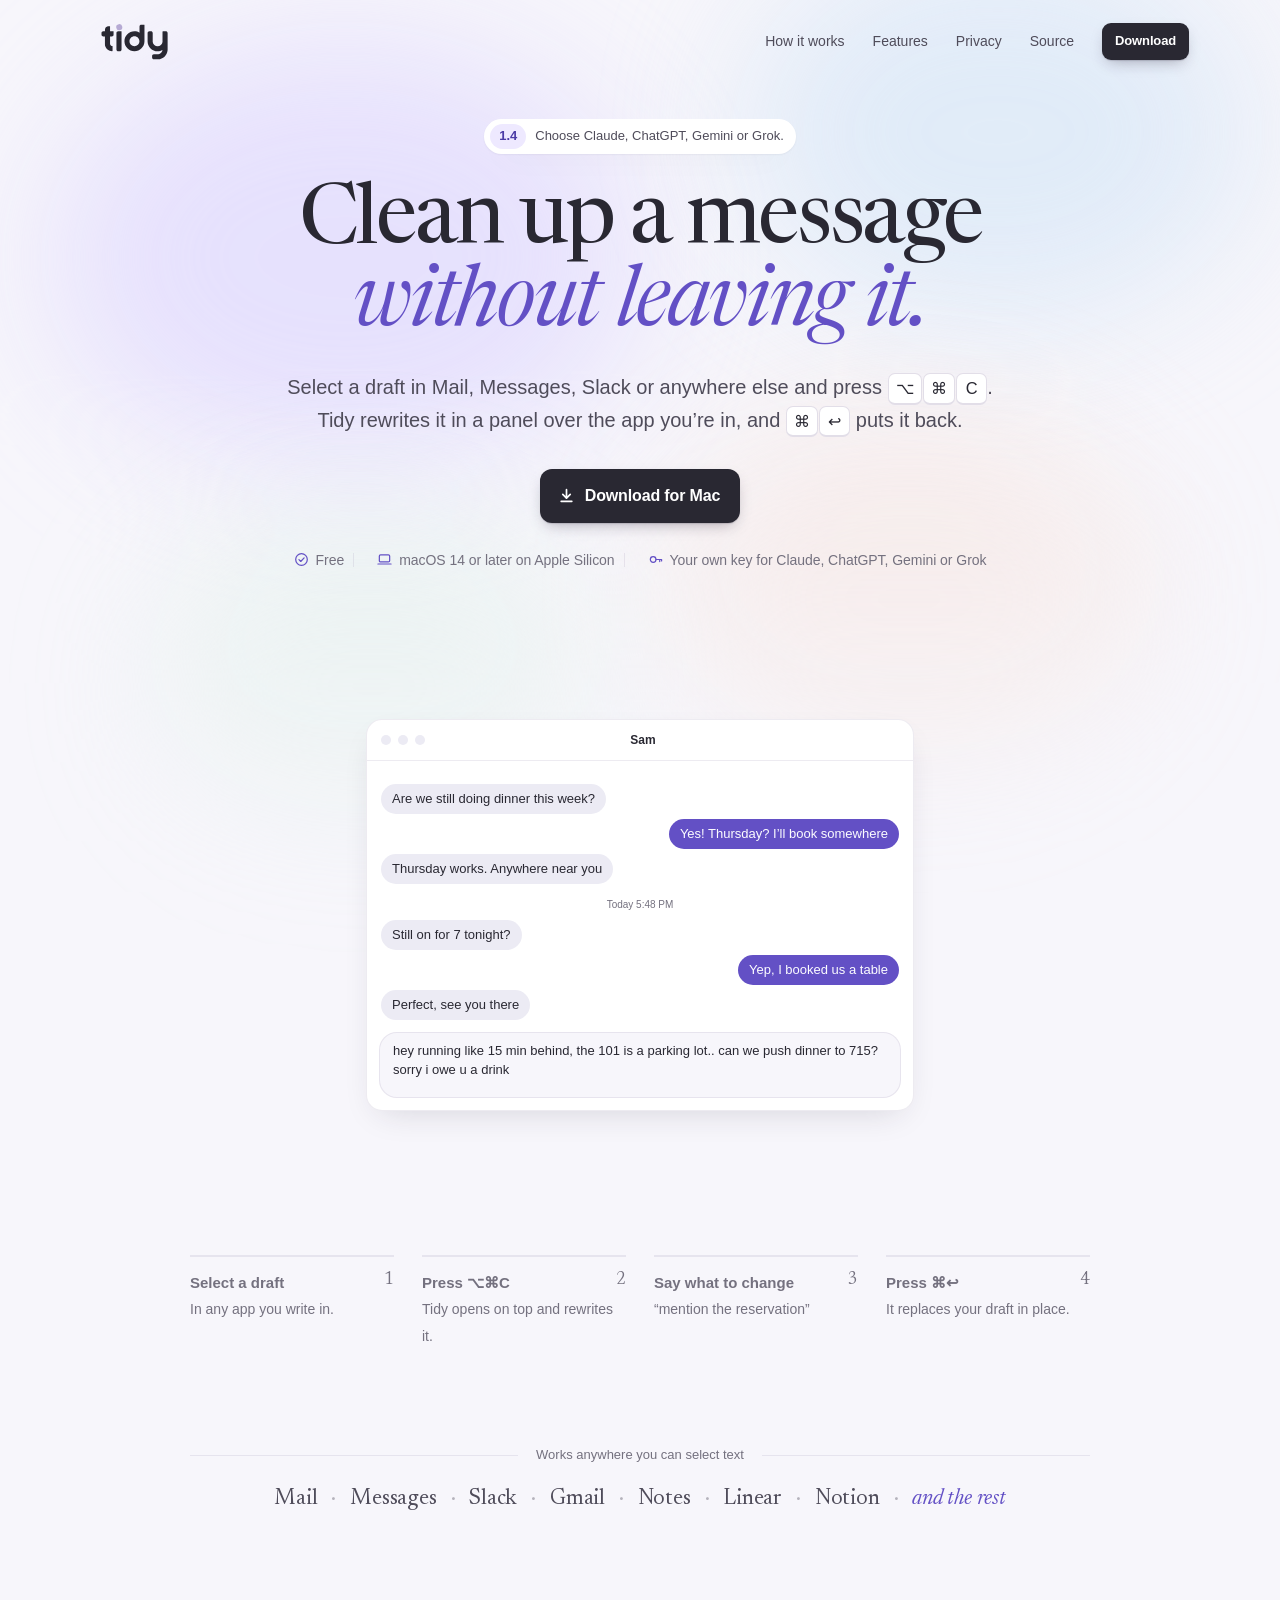
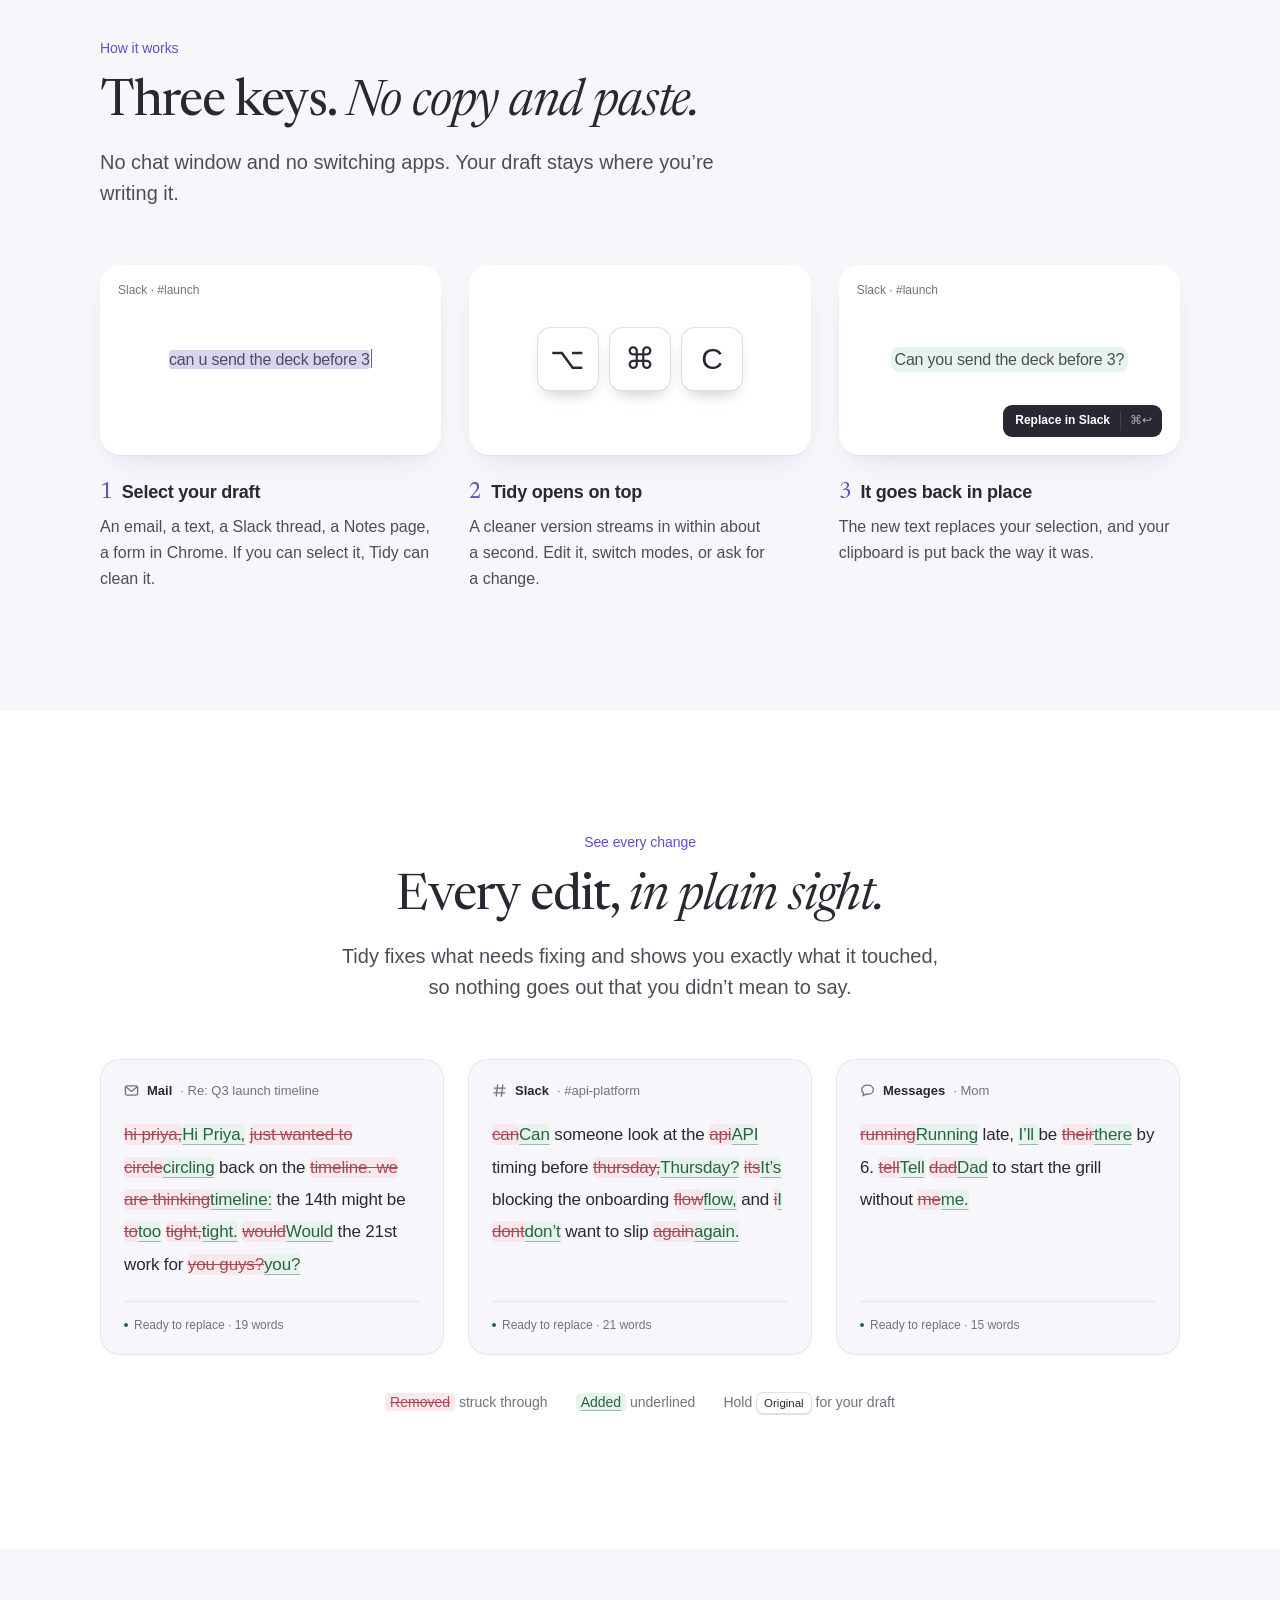
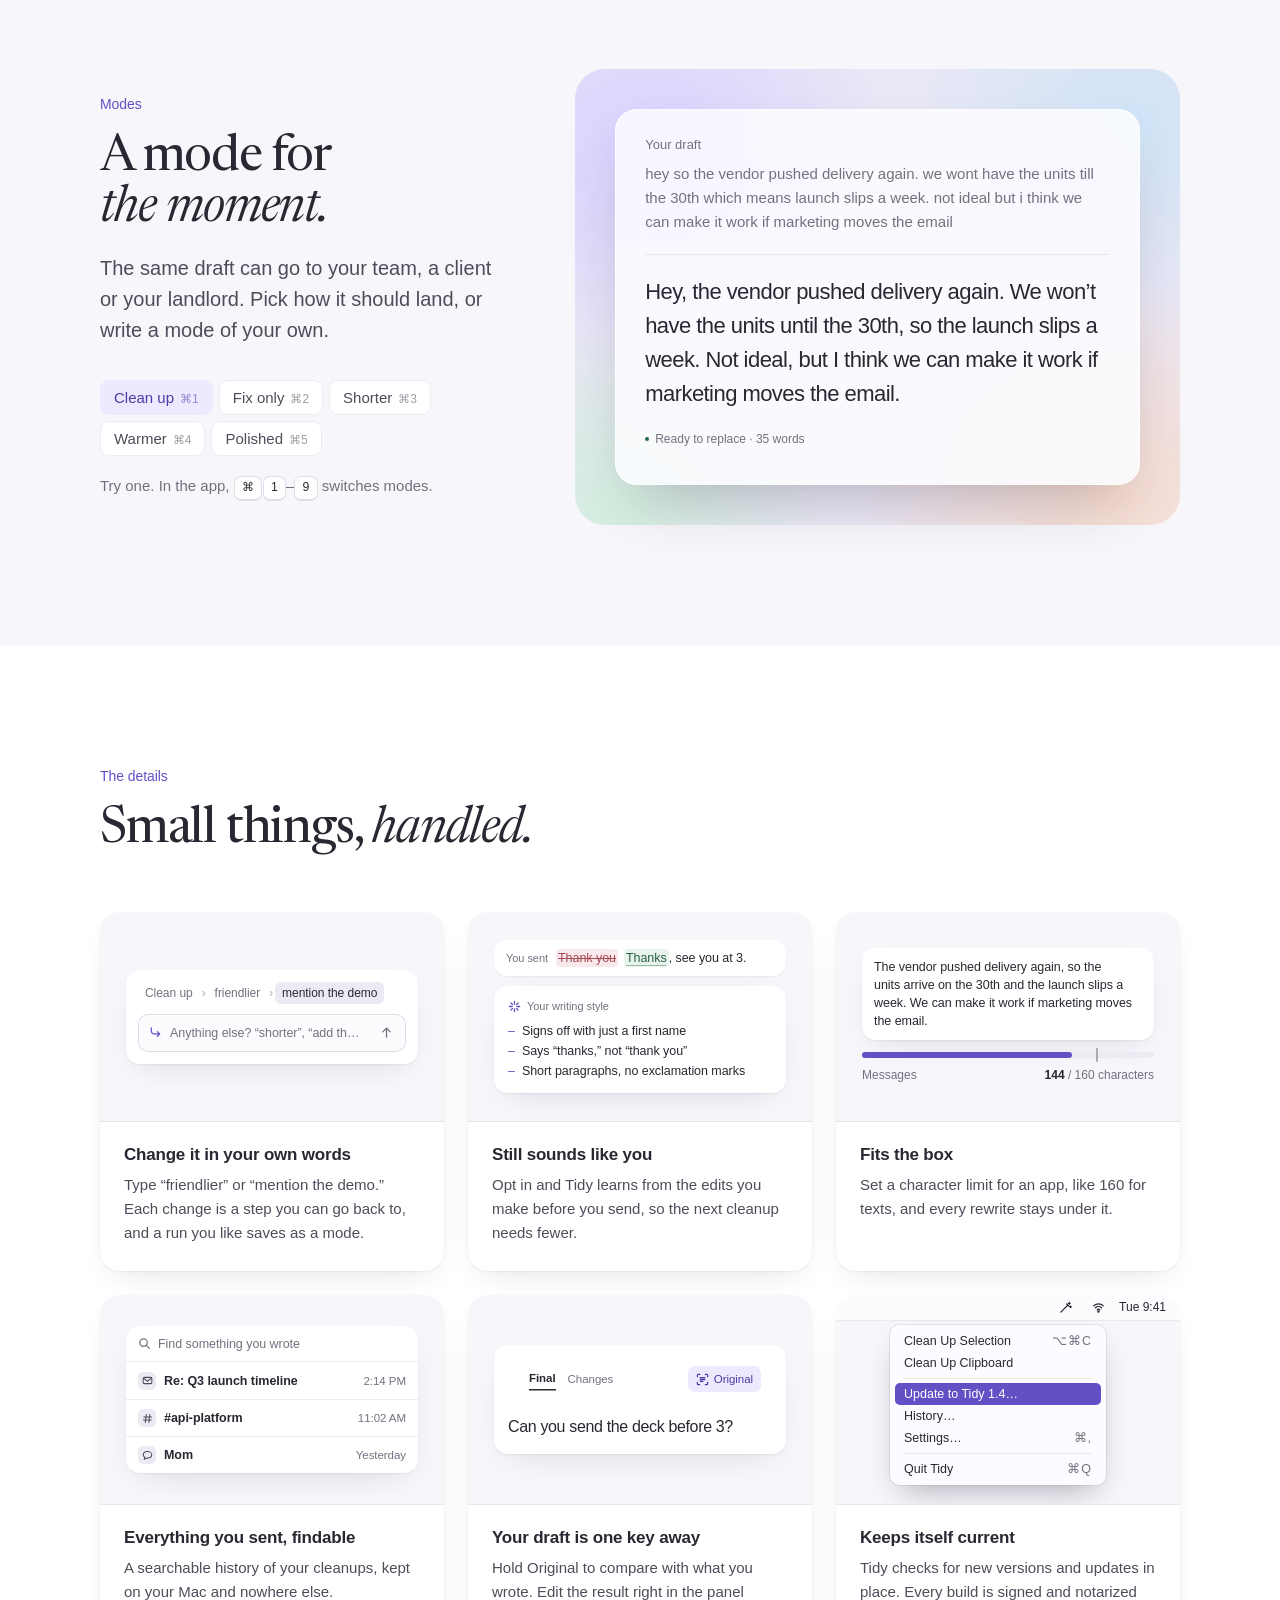
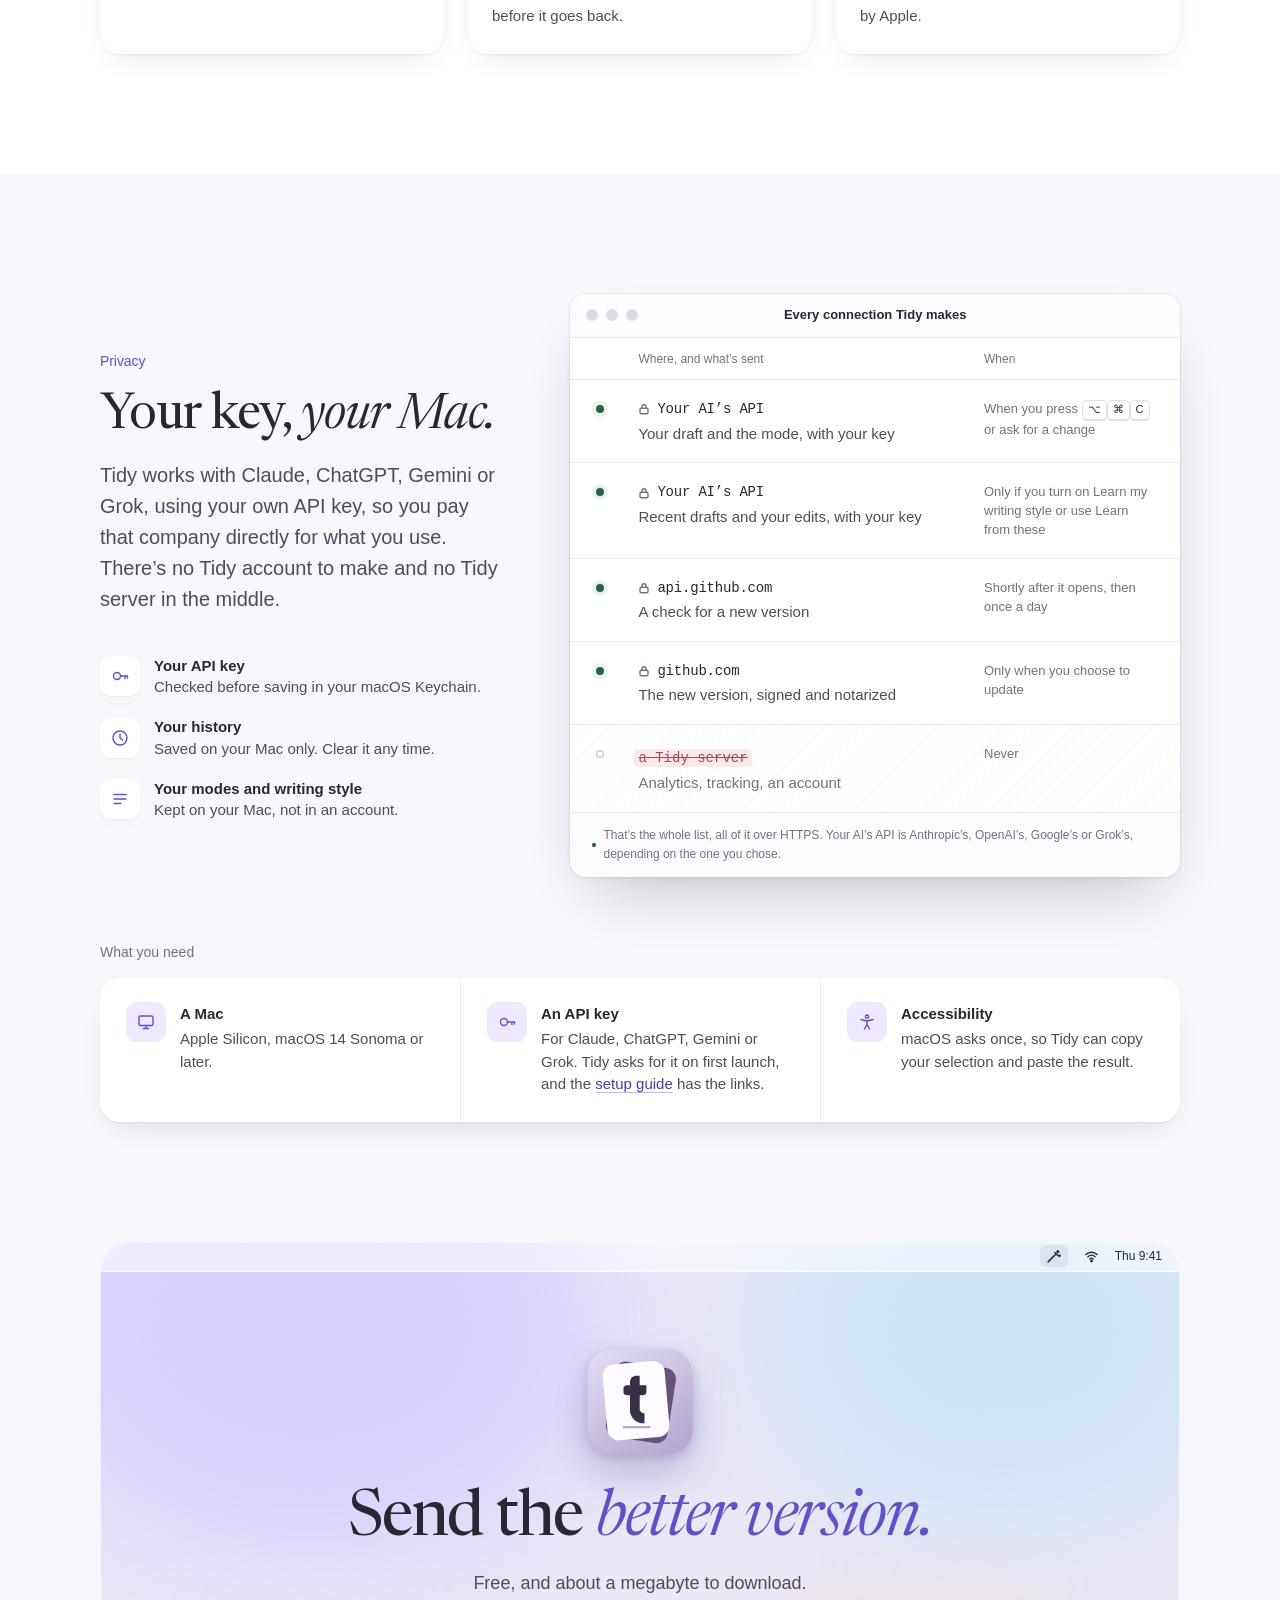
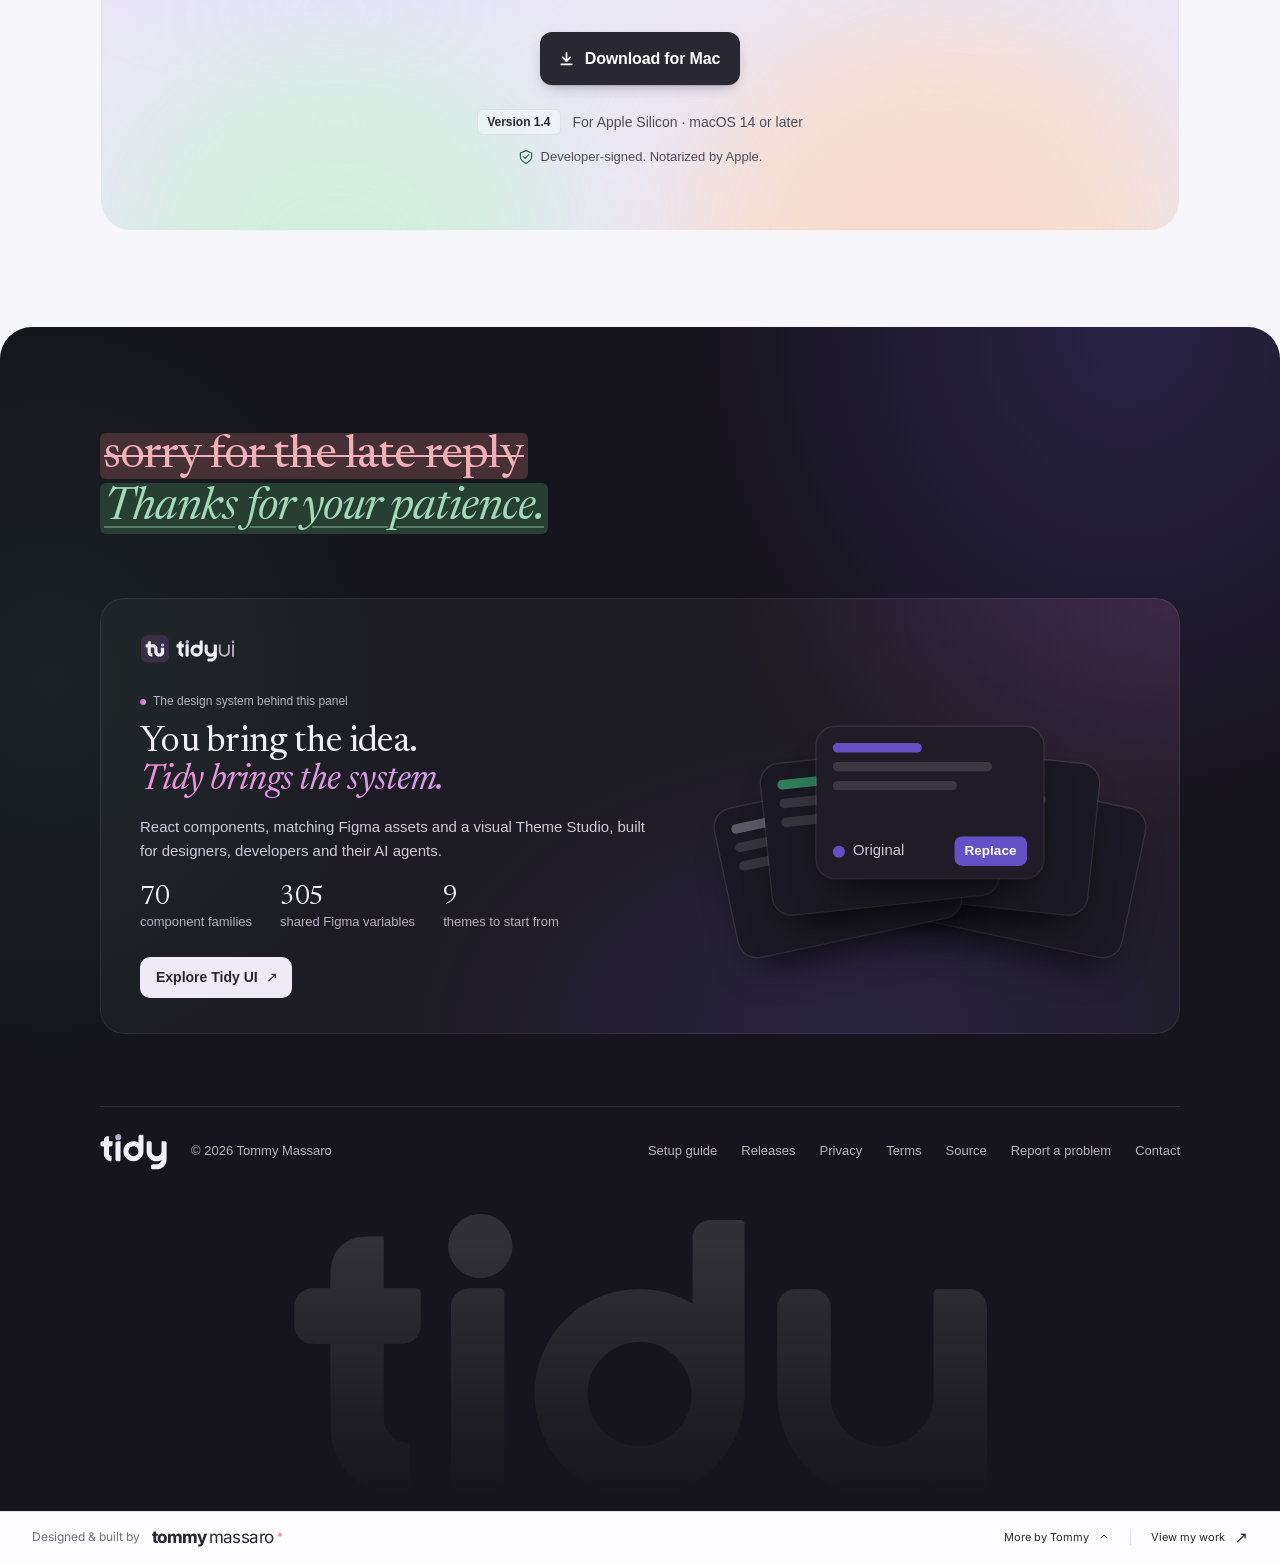
<file: site/index.html>
<!doctype html>
<html lang="en">
<head>
<meta charset="utf-8">
<meta name="viewport" content="width=device-width, initial-scale=1">
<title>Tidy — clean up a message without leaving it</title>
<meta name="description" content="Tidy is a free Mac menu bar app. Select a draft in any app, press ⌥⌘C, and the AI you choose rewrites it in place. ⌘↩ puts it back.">
<meta name="color-scheme" content="light">
<meta name="theme-color" content="#f7f6fb">
<link rel="icon" type="image/png" href="assets/favicon.png?v=2">
<link rel="icon" type="image/svg+xml" href="assets/tidy-app-icon.svg?v=2">
<meta property="og:title" content="Tidy">
<meta property="og:description" content="Clean up a message without leaving it. Select, ⌥⌘C, ⌘↩.">
<meta property="og:image" content="https://tidy-app.tommymassaro.com/assets/hero-light.png">
<meta property="og:url" content="https://tidy-app.tommymassaro.com/">
<link rel="canonical" href="https://tidy-app.tommymassaro.com/">
<link rel="preload" href="assets/fonts/newsreader.woff2" as="font" type="font/woff2" crossorigin>
<style>
  /* Newsreader (SIL Open Font License, assets/fonts/OFL.txt), self-hosted. */
  @font-face {
    font-family: "Newsreader"; font-style: normal; font-weight: 300 700; font-display: swap;
    src: url(assets/fonts/newsreader.woff2) format("woff2");
  }
  @font-face {
    font-family: "Newsreader"; font-style: italic; font-weight: 300 700; font-display: swap;
    src: url(assets/fonts/newsreader-italic.woff2) format("woff2");
  }
  /* The signature bar's Inter. Chrome ignores @font-face inside a shadow root, so it's declared here too;
     signature.js stays identical to the shared copy. */
  @font-face {
    font-family: SignatureInter; font-weight: 100 900; font-display: swap;
    src: url(signature/assets/inter.woff2) format("woff2");
  }
  /* The bar sits at the end of the page instead of staying pinned to the window: a transform makes the
     element the containing block for its fixed footer, so the footer fills the 52 pt the element reserves. */
  tommy-signature { transform: translateZ(0); }

  /* Tokens: the app's Lens palette (Sources/Tidy/Theme.swift, light). The page is light only. */
  :root {
    color-scheme: light;
    --page: #f7f6fb;
    --white: #ffffff;
    --paper: #fcfcff;
    --ink: #292832;
    --body: #4f4c5a;   /* paragraph text: a step darker than muted, for long reading */
    --muted: #74717f;
    --rule: #aca2bd38;
    --layer: #ecebf4;
    --accent: #6350c5;
    --accent-ink: #4b3ba6;
    --accent-soft: #eee9ff;
    --action: #292832;
    --on-action: #ffffff;
    --green: #286248;
    --green-wash: #e7f3eb;
    --green-line: #28624866;
    --red: #a54b56;
    --red-wash: #f9e9ed;
    /* The hero demo's panel: glass, the tray, its one field. */
    --glass: #fcfcffde;
    --reflection: #ffffff35;
    --rim: #ffffffc7;
    --soft: #f0edf780;
    --well: #fcfcff;
    --well-border: #aca2bd59;
    --window: #ffffff;
    --lift: #2720362e;
    /* A soft desktop wallpaper: lavender, sky, peach, mint. */
    --wallpaper:
      radial-gradient(60% 70% at 12% 18%, #d9d0ff 0%, transparent 70%),
      radial-gradient(55% 60% at 92% 12%, #cfe3f6 0%, transparent 72%),
      radial-gradient(60% 65% at 88% 92%, #f7dccf 0%, transparent 70%),
      radial-gradient(50% 60% at 8% 96%, #d3eedf 0%, transparent 70%),
      #ebe8f6;
    --serif: "Newsreader", "Iowan Old Style", Georgia, serif;
    --sans: -apple-system, BlinkMacSystemFont, "SF Pro Text", "Helvetica Neue", sans-serif;
    --card-shadow: 0 1px 2px #2720360f, 0 12px 32px -16px #2720362e;
  }

  * { box-sizing: border-box; }
  html { -webkit-text-size-adjust: 100%; scroll-behavior: smooth; }
  body {
    margin: 0; background: var(--page); color: var(--ink);
    font: 17px/1.6 var(--sans); -webkit-font-smoothing: antialiased;
    font-feature-settings: "kern";
  }
  a { color: inherit; }
  a:focus-visible, button:focus-visible { outline: 2px solid var(--accent); outline-offset: 4px; border-radius: 6px; }
  img { display: block; max-width: 100%; height: auto; }
  p { text-wrap: pretty; }
  .wrap { max-width: 1160px; margin: 0 auto; padding: 0 40px; }
  kbd {
    font: inherit; font-size: 0.82em; display: inline-block; min-width: 1.9em; padding: 1px 7px;
    border: 1px solid #aca2bd59; border-bottom-width: 2px; border-radius: 7px;
    background: var(--white); text-align: center; line-height: 1.6; white-space: nowrap; color: var(--ink);
  }

  /* Type */
  h1, h2 { font-family: var(--serif); font-weight: 420; font-optical-sizing: auto; text-wrap: balance; color: var(--ink); }
  h1 { font-size: 76px; line-height: 0.98; letter-spacing: -0.028em; margin: 0 0 26px; }
  h2 { font-size: 50px; line-height: 1.02; letter-spacing: -0.024em; margin: 0 0 18px; }
  h1 em, h2 em { font-style: italic; font-weight: 380; }
  h1 em, .closing h2 em { color: var(--accent); }
  h3 { font-size: 17px; line-height: 1.35; font-weight: 600; letter-spacing: -0.012em; margin: 0 0 6px; }
  .kicker { font-size: 14px; font-weight: 500; color: var(--accent); margin: 0 0 18px; letter-spacing: -0.005em; }
  .lede { font-size: 20px; line-height: 1.55; color: var(--body); margin: 0; max-width: 31em; }
  .section-head { max-width: 640px; margin-bottom: 56px; }
  .section-head.center { margin-inline: auto; text-align: center; }
  .section-head.center .lede { margin-inline: auto; }

  /* Top bar: stays at the top; once the page scrolls it becomes a rounded bar of frosted glass. */
  .bar { position: sticky; top: 0; z-index: 50; padding: 12px 20px 0; }
  .top {
    display: flex; align-items: center; gap: 30px; max-width: 1120px; margin: 0 auto; padding: 10px 10px 10px 20px;
    border-radius: 18px; border: 1px solid transparent;
    transition: background-color .25s, border-color .25s, box-shadow .25s, -webkit-backdrop-filter .25s, backdrop-filter .25s;
  }
  .bar.scrolled .top {
    background: #fcfcffb8; border-color: #ffffffcc;
    -webkit-backdrop-filter: blur(20px) saturate(1.8); backdrop-filter: blur(20px) saturate(1.8);
    box-shadow: 0 0 0 1px #aca2bd2e, 0 12px 32px -16px #27203647;
  }
  /* Over the dark footer the bar turns dark glass too. */
  .bar.on-dark .top { background: #1f1c27b8; border-color: #ffffff17; box-shadow: 0 0 0 1px #00000040, 0 12px 32px -16px #00000080; }
  .bar.on-dark .wordmark { color: #f0eef7; }
  .bar.on-dark .top nav a:not(.button) { color: #b6b1c4; }
  .bar.on-dark .top nav a:not(.button):hover { color: #f0eef7; }
  .bar.on-dark .button { background: #eeebf6; color: #282432; }
  .bar .wordmark, .bar .top nav a, .bar .button { transition: color .25s, background-color .25s; }
  section[id] { scroll-margin-top: 84px; }
  .wordmark { font-size: 28px; font-weight: 650; letter-spacing: -1.35px; line-height: 1; text-decoration: none; }
  .wordmark {display:inline-flex;align-items:center;flex:none;}
  .wordmark img {display:block;width:67px;height:37px;}
  .wordmark .brand-dark {display:none;}
  .bar.on-dark .brand-light,.site-foot .brand-light {display:none;}
  .bar.on-dark .brand-dark,.site-foot .brand-dark {display:block;}
  .top nav { margin-left: auto; display: flex; align-items: center; gap: 28px; font-size: 14px; }
  .top nav a:not(.button) { color: var(--body); text-decoration: none; }
  .top nav a:not(.button):hover { color: var(--ink); }

  /* Buttons: the app's Replace action. */
  .button {
    display: inline-flex; align-items: center; gap: 10px;
    background: var(--action); color: var(--on-action);
    text-decoration: none; font-weight: 550; font-size: 16px; letter-spacing: -0.15px;
    border-radius: 12px; padding: 14px 20px 14px 18px;
    box-shadow: 0 1px 1px #27203626, 0 6px 16px -6px #27203666;
    transition: transform .15s, box-shadow .15s;
  }
  .button:hover { transform: translateY(-1px); box-shadow: 0 1px 1px #27203626, 0 10px 22px -8px #27203680; }
  .button .hint { display: flex; align-items: center; gap: 2px; padding-left: 12px; margin-left: 4px; border-left: 1px solid #ffffff33; font-weight: 400; font-size: 13px; opacity: .65; }
  .button.small { font-size: 13px; padding: 8px 13px; border-radius: 9px; }
  .button svg { width: 17px; height: 17px; }

  /* Hero mesh: the wallpaper's lavender, sky, peach and mint as soft blobs drifting behind the fold.
     Transform-only animation; it pauses offscreen (the script toggles .play) and stays still with reduced motion. */
  .hero-mesh {
    position: absolute; inset: 0 0 auto; height: 1050px; z-index: -1; overflow: hidden; pointer-events: none;
    -webkit-mask-image: linear-gradient(#000 35%, #0000 95%); mask-image: linear-gradient(#000 35%, #0000 95%);
  }
  .hero-mesh i { position: absolute; border-radius: 50%; filter: blur(70px); opacity: .55; will-change: transform; animation: drift 28s ease-in-out infinite alternate paused; }
  .hero-mesh.play i { animation-play-state: running; }
  .hero-mesh i:nth-child(1) { width: 46vw; height: 34vw; left: 4vw; top: 40px; background: #d9d0ff; }
  .hero-mesh i:nth-child(2) { width: 40vw; height: 30vw; right: 2vw; top: -60px; background: #cfe3f6; animation-duration: 34s; animation-delay: -9s; }
  .hero-mesh i:nth-child(3) { width: 38vw; height: 28vw; right: 10vw; top: 420px; background: #f7dccf; opacity: .45; animation-duration: 31s; animation-delay: -17s; }
  .hero-mesh i:nth-child(4) { width: 34vw; height: 26vw; left: 12vw; top: 520px; background: #d3eedf; opacity: .5; animation-duration: 37s; animation-delay: -5s; }
  @keyframes drift {
    0% { transform: translate(0, 0) scale(1); }
    50% { transform: translate(6vw, 4vw) scale(1.12); }
    100% { transform: translate(-4vw, 7vw) scale(.94); }
  }

  /* Hero */
  /* Centered pitch over the demo at the panel's real size (602 pt), then captions that follow the demo. */
  .hero { text-align: center; padding: 48px 0 96px; }
  .hero h1 { font-size: 84px; max-width: 11em; margin: 0 auto 26px; }
  .hero .lede { margin: 0 auto 32px; max-width: 36em; text-wrap: balance; }
  .hero .actions, .hero .meta { justify-content: center; }
  .keys-inline { white-space: nowrap; }
  .hero-demo { margin-top: 44px; text-align: left; }
  .steps-live { display: grid; grid-template-columns: repeat(4, 1fr); gap: 28px; max-width: 900px; margin: 40px auto 0; padding: 0; list-style: none; counter-reset: live; text-align: left; }
  .steps-live li { counter-increment: live; position: relative; padding-top: 14px; border-top: 2px solid var(--rule); color: var(--muted); transition: border-color .3s, color .3s; }
  .steps-live li::before { content: counter(live); position: absolute; top: 10px; right: 0; font-family: var(--serif); font-size: 17px; transition: color .3s; }
  .steps-live b { display: block; font-size: 15px; font-weight: 600; transition: color .3s; }
  .steps-live span { font-size: 14px; }
  .steps-live li.on { border-color: var(--accent); color: var(--body); }
  .steps-live li.on b { color: var(--ink); }
  .steps-live li.on::before { color: var(--accent); }
  .badge {
    display: inline-flex; align-items: center; gap: 9px; margin: 0 0 28px; padding: 5px 12px 5px 6px;
    border-radius: 999px; background: var(--white); box-shadow: var(--card-shadow);
    font-size: 13px; color: var(--body); text-decoration: none;
  }
  .badge b { font-weight: 600; color: var(--accent-ink); background: var(--accent-soft); border-radius: 999px; padding: 2px 9px; }
  .actions { display: flex; align-items: center; gap: 26px; flex-wrap: wrap; }
  .meta { display: flex; flex-wrap: wrap; align-items: center; gap: 8px 0; list-style: none; margin: 26px 0 0; padding: 0; font-size: 14px; color: var(--muted); letter-spacing: -0.05px; }
  .meta li { display: flex; align-items: center; gap: 7px; }
  .meta li + li::before { content: ""; width: 1px; height: 14px; margin: 0 16px 0 9px; background: var(--rule); }
  .meta svg { width: 15px; height: 15px; flex: none; fill: none; stroke: var(--accent); stroke-width: 1.3; stroke-linecap: round; stroke-linejoin: round; }
  .desk {
    position: relative; border-radius: 30px; padding: 40px; overflow: hidden;
    background: var(--wallpaper); box-shadow: inset 0 0 0 1px #ffffff80;
  }

  /* Works where you write */
  .apps { max-width: 900px; margin: 0 auto; }
  .apps p { display: flex; align-items: center; gap: 18px; margin: 0 0 16px; font-size: 13px; color: var(--muted); white-space: nowrap; }
  .apps p::before, .apps p::after { content: ""; flex: 1; height: 1px; background: var(--rule); }
  .apps ul { display: flex; flex-wrap: wrap; justify-content: center; align-items: baseline; gap: 4px 0; list-style: none; margin: 0; padding: 0; font-family: var(--serif); font-size: 22px; letter-spacing: -0.01em; color: var(--body); }
  .apps li:not(:last-child)::after { content: "·"; margin: 0 14px; color: var(--muted); opacity: .5; }
  .apps li:last-child { font-style: italic; color: var(--accent); }

  section { padding: 120px 0; }
  .band { background: var(--white); }

  /* How it works */
  .steps { display: grid; grid-template-columns: repeat(3, 1fr); gap: 28px; list-style: none; margin: 0; padding: 0; counter-reset: step; }
  .steps li { counter-increment: step; }
  .tile {
    height: 190px; border-radius: 20px; background: var(--white); box-shadow: var(--card-shadow);
    display: grid; place-items: center; padding: 24px; margin-bottom: 24px; position: relative; overflow: hidden;
  }
  .steps h3 { display: flex; gap: 10px; align-items: baseline; font-size: 18px; }
  .steps h3::before { content: counter(step); font-family: var(--serif); font-size: 22px; font-weight: 450; color: var(--accent); }
  .steps p { margin: 0; color: var(--body); font-size: 16px; max-width: 24em; }
  .snippet { font-size: 19px; line-height: 1.5; letter-spacing: -0.2px; }
  .snippet .sel { background: color-mix(in srgb, var(--accent) 24%, transparent); border-radius: 3px; padding: 1px 0; }
  .snippet .caret { display: inline-block; width: 1.5px; height: 1.15em; background: var(--accent); vertical-align: -3px; margin-left: 1px; }
  .snippet .fresh { background: var(--green-wash); border-radius: 4px; box-shadow: 0 0 0 4px var(--green-wash); }
  .tile .bigkeys { display: flex; gap: 10px; }
  .tile .bigkeys kbd { font-size: 30px; min-width: 62px; padding: 7px 12px; border-radius: 14px; box-shadow: 0 8px 18px -10px #27203666; }
  .tile .chip-replace {
    position: absolute; right: 18px; bottom: 18px; display: flex; align-items: center; gap: 10px;
    background: var(--action); color: var(--on-action); border-radius: 9px; padding: 6px 10px 6px 12px; font-size: 12px; font-weight: 550;
  }
  .tile .chip-replace span { opacity: .6; font-weight: 400; padding-left: 9px; border-left: 1px solid #ffffff33; }
  .tile .label { position: absolute; left: 18px; top: 16px; font-size: 12px; color: var(--muted); }

  /* See every change */
  .examples { display: grid; grid-template-columns: repeat(3, 1fr); gap: 24px; }
  .example { border-radius: 20px; background: var(--page); box-shadow: inset 0 0 0 1px var(--rule); padding: 22px 24px 20px; display: flex; flex-direction: column; }
  .example header { display: flex; align-items: center; gap: 8px; font-size: 13px; color: var(--muted); margin-bottom: 18px; }
  .example header b { color: var(--ink); font-weight: 600; }
  .example header svg { width: 15px; height: 15px; fill: none; stroke: currentColor; stroke-width: 1.4; stroke-linecap: round; stroke-linejoin: round; }
  .diff { font-size: 17px; line-height: 1.9; letter-spacing: -0.15px; margin: 0 0 20px; flex: 1; }
  .diff del, .diff ins { border-radius: 4px; padding: 1px 0; -webkit-box-decoration-break: clone; box-decoration-break: clone; }
  .diff del { color: var(--red); background: var(--red-wash); text-decoration: line-through var(--red); }
  .diff ins { color: var(--green); background: var(--green-wash); text-decoration: underline var(--green-line); text-underline-offset: 4px; }
  .example footer { display: flex; align-items: center; gap: 6px; font-size: 12px; color: var(--muted); padding-top: 14px; border-top: 1px solid var(--rule); }
  .example footer::before { content: ""; width: 4px; height: 4px; border-radius: 50%; background: var(--green); }
  .legend { display: flex; justify-content: center; gap: 28px; margin-top: 36px; font-size: 14px; color: var(--muted); }
  .legend del, .legend ins { padding: 1px 5px; border-radius: 4px; }
  .legend del { color: var(--red); background: var(--red-wash); }
  .legend ins { color: var(--green); background: var(--green-wash); text-decoration: underline var(--green-line); text-underline-offset: 3px; }

  /* Modes */
  .modes { display: grid; grid-template-columns: minmax(0, 0.8fr) minmax(0, 1.2fr); gap: 72px; align-items: center; }
  .mode-list { display: flex; flex-wrap: wrap; gap: 6px; margin: 34px 0 18px; }
  .mode-list button {
    font: inherit; font-size: 15px; line-height: 1; padding: 10px 14px; border: 0; border-radius: 9px;
    background: var(--white); color: var(--body); cursor: pointer; box-shadow: inset 0 0 0 1px var(--rule);
    transition: background-color .15s, color .15s, box-shadow .15s;
  }
  .mode-list button:hover { color: var(--ink); box-shadow: inset 0 0 0 1px #aca2bd80; }
  .mode-list button[aria-pressed="true"] { background: var(--accent-soft); color: var(--accent-ink); box-shadow: none; font-weight: 500; }
  .mode-list button small { font-size: 12px; opacity: .55; margin-left: 6px; font-weight: 400; }
  .note { font-size: 15px; color: var(--muted); margin: 0; }
  .mode-card { border-radius: 30px; padding: 40px; background: var(--wallpaper); }
  .mode-panel { border-radius: 22px; background: var(--glass); box-shadow: 0 30px 60px -24px #2720364d, inset 0 0 0 1px var(--rim); padding: 26px 30px 24px; -webkit-backdrop-filter: blur(20px); backdrop-filter: blur(20px); }
  .mode-panel .from { font-size: 13px; color: var(--muted); margin: 0 0 6px; }
  .mode-panel .draft { font-size: 15px; line-height: 1.6; color: var(--muted); margin: 0 0 20px; padding-bottom: 20px; border-bottom: 1px solid var(--rule); }
  .mode-panel .out { font-size: 22px; line-height: 1.55; letter-spacing: -0.55px; margin: 0; min-height: 6.2em; }
  /* Switching modes plays the app's own sequence: the last version ghosts with a lavender sweep while
     the AI reads, then the new one streams in word by word. */
  .mode-panel .out.reading, .mode-panel.writing .mode-status {
    color: transparent; -webkit-background-clip: text; background-clip: text;
    background-image: linear-gradient(100deg, var(--ghost) 42%, var(--accent) 50%, var(--ghost) 58%);
    background-size: 300% 100%; animation: sweep 1.8s linear infinite;
  }
  .mode-panel .out.reading { --ghost: color-mix(in srgb, var(--muted) 55%, transparent); }
  .mode-panel.writing .mode-status { --ghost: var(--muted); }
  .mode-panel .out .w { animation: ink .45s ease-out both; }
  .mode-panel.writing .foot::before { background: var(--accent); animation: pulse 1s ease-in-out infinite alternate; }
  @keyframes pulse { to { opacity: .3; } }
  /* While the section cycles through the modes on its own, the selected chip shows how long until the next. */
  .mode-list button { position: relative; overflow: hidden; }
  .mode-list.dwell button[aria-pressed="true"]::after {
    content: ""; position: absolute; left: 0; right: 0; bottom: 0; height: 2px; background: var(--accent); opacity: .45;
    transform-origin: left; animation: dwell 4.2s linear both;
  }
  @keyframes dwell { from { transform: scaleX(0); } }
  .mode-panel .foot { display: flex; align-items: center; gap: 6px; margin-top: 18px; font-size: 12px; color: var(--muted); }
  .mode-panel .foot::before { content: ""; width: 4px; height: 4px; border-radius: 50%; background: var(--green); }

  /* The details: each card's picture is a small piece of the app. They loop only while on screen
     (the script adds .play); with reduced motion they stay on their base frame, which is complete. */
  .details { display: grid; grid-template-columns: repeat(3, 1fr); gap: 24px; }
  .detail { border-radius: 20px; background: var(--white); box-shadow: var(--card-shadow); overflow: hidden; }
  .detail .viz { position: relative; height: 210px; background: var(--page); display: grid; place-items: center; padding: 20px 22px; border-bottom: 1px solid var(--rule); overflow: hidden; }
  .detail .copy { padding: 22px 24px 26px; }
  .detail p { margin: 0; font-size: 15px; color: var(--body); }
  .viz * { animation-play-state: paused !important; }
  .viz.play * { animation-play-state: running !important; }
  .mini { width: 100%; max-width: 292px; border-radius: 14px; background: var(--white); box-shadow: var(--card-shadow); font-size: 12.5px; line-height: 18px; color: var(--ink); letter-spacing: -0.05px; }
  .detail .mini, .detail .mini p { font-size: 12.5px; color: var(--ink); }
  .viz svg.i { width: 13px; height: 13px; flex: none; fill: none; stroke: currentColor; stroke-width: 1.35; stroke-linecap: round; stroke-linejoin: round; }

  /* 1. A typed change becomes a step on the trail. */
  .v-tray { display: grid; grid-template-columns: minmax(0, 1fr); gap: 10px; padding: 12px; }
  .v-trail { display: flex; align-items: center; gap: 2px; font-size: 12px; color: var(--muted); white-space: nowrap; }
  .v-trail span { padding: 3px 7px; border-radius: 6px; line-height: 16px; }
  .v-trail i { font-style: normal; opacity: .6; }
  .v-trail .on { color: var(--ink); background: var(--layer); }
  .v-trail .prev { animation: v1-prev 8s infinite; }
  .v-trail .new { animation: v1-new 8s infinite; }
  .v-field { position: relative; display: flex; align-items: center; gap: 8px; height: 38px; padding: 0 5px 0 10px; border-radius: 10px; background: var(--well); border: 1px solid var(--well-border); animation: v1-focus 8s infinite; }
  .v-field > .i { color: var(--accent); }
  .v-field .ph { min-width: 0; color: var(--muted); white-space: nowrap; overflow: hidden; text-overflow: ellipsis; animation: v1-ph 8s infinite; }
  .v-field .typed { position: absolute; left: 31px; white-space: nowrap; opacity: 0; animation: v1-type 8s infinite; }
  .v-field .go { margin-left: auto; width: 27px; height: 27px; flex: none; display: grid; place-items: center; border-radius: 7px; color: var(--muted); animation: v1-go 8s infinite; }
  @keyframes v1-prev { 0%, 57% { color: var(--ink); background: var(--layer); } 61%, 100% { color: var(--muted); background: #0000; } }
  @keyframes v1-new { 0%, 56% { opacity: 0; transform: translateX(-8px); } 62%, 100% { opacity: 1; transform: none; } }
  @keyframes v1-focus { 0%, 8% { border-color: var(--well-border); } 10%, 54% { border-color: var(--accent); } 58%, 100% { border-color: var(--well-border); } }
  @keyframes v1-ph { 0%, 10% { opacity: 1; } 11%, 55% { opacity: 0; } 58%, 100% { opacity: 1; } }
  @keyframes v1-type {
    0%, 12% { opacity: 1; clip-path: inset(0 100% 0 0); animation-timing-function: steps(16, end); }
    40%, 54% { opacity: 1; clip-path: inset(0 0 0 0); }
    55%, 100% { opacity: 0; clip-path: inset(0 0 0 0); }
  }
  @keyframes v1-go { 0%, 40% { color: var(--muted); } 42%, 49% { color: var(--ink); background: #0000; transform: none; } 50%, 54% { color: var(--ink); background: var(--layer); transform: scale(.9); } 57%, 100% { color: var(--muted); background: #0000; transform: none; } }

  /* 2. An edit you make becomes a line in your writing style. */
  .v-voice { display: grid; gap: 10px; width: 100%; max-width: 292px; }
  .v-edit { display: flex; align-items: baseline; gap: 6px; padding: 9px 12px; white-space: nowrap; }
  .v-edit small { font-size: 11px; color: var(--muted); margin-right: 2px; }
  .v-edit del, .v-edit ins { border-radius: 4px; padding: 0 2px; }
  .v-edit del { color: var(--red); background: var(--red-wash); text-decoration: line-through var(--red); animation: v2-del 9s infinite; }
  .v-edit ins { display: inline-block; vertical-align: bottom; overflow: hidden; max-width: 4.5em; color: var(--green); background: var(--green-wash); text-decoration: underline var(--green-line); text-underline-offset: 3px; animation: v2-ins 9s infinite; }
  .v-edit .rest { margin-left: -6px; }
  .v-profile { padding: 11px 14px 12px; }
  .v-profile h4 { display: flex; align-items: center; gap: 6px; margin: 0 0 6px; font-size: 11px; font-weight: 500; color: var(--muted); }
  .v-profile h4 .i { color: var(--accent); }
  .v-profile ul { list-style: none; margin: 0; padding: 0; }
  .v-profile li { display: flex; gap: 7px; padding: 1px 6px; margin: 0 -6px; border-radius: 6px; white-space: nowrap; overflow: hidden; max-height: 20px; }
  .v-profile li::before { content: "–"; color: var(--accent); }
  .v-profile li.learned { animation: v2-learn 9s infinite; }
  @keyframes v2-del { 0%, 14% { color: var(--ink); background: #0000; text-decoration-color: #0000; } 20%, 100% { color: var(--red); background: var(--red-wash); text-decoration-color: var(--red); } }
  @keyframes v2-ins { 0%, 18% { max-width: 0; padding: 0; } 26%, 100% { max-width: 4.5em; padding: 0 2px; } }
  @keyframes v2-learn { 0%, 34% { max-height: 0; opacity: 0; background: var(--accent-soft); } 42% { max-height: 20px; opacity: 1; background: var(--accent-soft); } 80% { background: var(--accent-soft); } 92%, 100% { max-height: 20px; opacity: 1; background: #0000; } }

  /* 3. Over the limit, then rewritten under it. The count is a CSS counter driven by --n. */
  @property --n { syntax: "<integer>"; inherits: true; initial-value: 144; }
  .v-limit { --n: 144; display: grid; gap: 12px; width: 100%; max-width: 292px; animation: v3-n 8s infinite; }
  .v-msg { display: grid; padding: 10px 12px; min-height: 92px; align-items: start; }
  .v-msg p { grid-area: 1 / 1; margin: 0; }
  .v-msg .long { opacity: 0; animation: v3-long 8s infinite; }
  .v-msg .long mark { color: var(--red); background: var(--red-wash); border-radius: 3px; -webkit-box-decoration-break: clone; box-decoration-break: clone; }
  .v-msg .short { animation: v3-short 8s infinite; }
  .v-meter { font-size: 12px; color: var(--muted); }
  .v-meter .track { position: relative; height: 6px; border-radius: 3px; background: var(--layer); margin-bottom: 8px; }
  .v-meter .fill { position: absolute; inset: 0 auto 0 0; width: calc(var(--n) * 100% / 200); border-radius: 3px; background: var(--accent); animation: v3-fill 8s infinite; }
  .v-meter .cap { position: absolute; left: 80%; top: -4px; bottom: -4px; width: 2px; border-radius: 1px; background: var(--ink); opacity: .35; }
  .v-meter .row { display: flex; justify-content: space-between; }
  .v-meter .count { animation: v3-count 8s infinite; }
  .v-meter .n { font-weight: 600; color: var(--ink); font-variant-numeric: tabular-nums; animation: v3-count 8s infinite; }
  .v-meter .n::after { counter-reset: n var(--n); content: counter(n); }
  @keyframes v3-n { 0%, 42% { --n: 188; } 56%, 100% { --n: 144; } }
  @keyframes v3-long { 0%, 40% { opacity: 1; } 46%, 100% { opacity: 0; } }
  @keyframes v3-short { 0%, 44% { opacity: 0; } 52%, 100% { opacity: 1; } }
  @keyframes v3-fill { 0%, 47% { background: var(--red); } 52%, 100% { background: var(--accent); } }
  @keyframes v3-count { 0%, 47% { color: var(--red); } 52%, 100% { color: inherit; } }

  /* 4. Search the history: rows that don't match fold away. */
  .v-hist { overflow: hidden; }
  .v-search { position: relative; display: flex; align-items: center; gap: 7px; height: 36px; padding: 0 12px; border-bottom: 1px solid var(--rule); color: var(--muted); }
  .v-search .ph { animation: v4-ph 8s infinite; }
  .v-search .typed { position: absolute; left: 32px; color: var(--ink); opacity: 0; animation: v4-type 8s infinite; }
  .v-hist .r { display: flex; align-items: center; gap: 8px; height: 37px; max-height: 37px; padding: 0 12px; overflow: hidden; }
  .v-hist .r + .r { border-top: 1px solid var(--rule); }
  .v-hist .r b { font-weight: 550; flex: 1; white-space: nowrap; overflow: hidden; text-overflow: ellipsis; }
  .v-hist .r span { font-size: 11.5px; color: var(--muted); white-space: nowrap; }
  .v-hist .r .app { width: 18px; height: 18px; flex: none; display: grid; place-items: center; border-radius: 5px; background: var(--layer); color: var(--body); }
  .v-hist .r .app .i { width: 11px; height: 11px; }
  .v-hist .miss { animation: v4-fold 8s infinite; }
  .v-hist mark { color: inherit; background: #0000; border-radius: 3px; animation: v4-mark 8s infinite; }
  @keyframes v4-ph { 0%, 10% { opacity: 1; } 11%, 82% { opacity: 0; } 84%, 100% { opacity: 1; } }
  @keyframes v4-type { 0%, 11% { opacity: 1; clip-path: inset(0 100% 0 0); animation-timing-function: steps(6, end); } 26%, 82% { opacity: 1; clip-path: inset(0 0 0 0); } 83%, 100% { opacity: 0; } }
  @keyframes v4-fold { 0%, 28% { max-height: 37px; opacity: 1; } 32% { opacity: 0; } 36%, 82% { max-height: 0; opacity: 0; border-top-color: #0000; } 88% { max-height: 37px; opacity: 0; } 92%, 100% { max-height: 37px; opacity: 1; } }
  @keyframes v4-mark { 0%, 28% { background: #0000; } 34%, 82% { background: var(--accent-soft); color: var(--accent-ink); } 86%, 100% { background: #0000; } }

  /* 5. Hold Original to see the draft. */
  .v-hold { position: relative; padding: 10px 14px 16px; }
  .v-hold .top { display: flex; align-items: center; gap: 12px; margin-bottom: 12px; font-size: 11.5px; color: var(--muted); }
  .v-hold .top b { color: var(--ink); font-weight: 550; box-shadow: 0 1.5px 0 var(--ink); padding-bottom: 2px; }
  .v-hold .orig { margin-left: auto; display: flex; align-items: center; gap: 5px; padding: 4px 8px; border-radius: 7px; color: var(--accent-ink); background: var(--accent-soft); animation: v5-btn 6s infinite; }
  .v-hold .txt { display: grid; font-size: 16px; line-height: 23px; letter-spacing: -0.35px; }
  .detail .v-hold .txt p { grid-area: 1 / 1; margin: 0; font-size: 16px; }
  .v-hold .clean { animation: v5-clean 6s infinite; }
  .detail .v-hold .draft { color: var(--muted); opacity: 0; animation: v5-draft 6s infinite; }
  .v-hold .cursor { position: absolute; right: 18px; top: 20px; width: 16px; height: 20px; opacity: 0; animation: v5-cursor 6s infinite; filter: drop-shadow(0 1px 1.5px #27203640); }
  @keyframes v5-cursor { 0%, 8% { opacity: 0; transform: translate(26px, 46px); } 14% { opacity: 1; } 28%, 76% { opacity: 1; transform: translate(0, 0); } 30%, 70% { transform: translate(0, 0) scale(.88); } 90%, 100% { opacity: 0; transform: translate(30px, 40px); } }
  @keyframes v5-btn { 0%, 29% { background: var(--accent-soft); transform: none; } 31%, 70% { background: color-mix(in srgb, var(--accent) 22%, var(--white)); transform: scale(.96); } 72%, 100% { background: var(--accent-soft); transform: none; } }
  @keyframes v5-clean { 0%, 31% { opacity: 1; } 34%, 70% { opacity: 0; } 73%, 100% { opacity: 1; } }
  @keyframes v5-draft { 0%, 31% { opacity: 0; } 34%, 70% { opacity: 1; } 73%, 100% { opacity: 0; } }

  /* 6. The menu bar item, with an update waiting. */
  .detail .viz.v-desk { place-items: start stretch; padding: 0; }
  .v-menubar { display: flex; align-items: center; justify-content: flex-end; gap: 14px; height: 26px; padding: 0 14px; background: #ffffffb3; border-bottom: 1px solid var(--rule); font-size: 12px; font-weight: 500; color: var(--ink); }
  .v-menubar .wand { display: grid; place-items: center; width: 26px; height: 20px; border-radius: 5px; animation: v6-wand 8s infinite; }
  .v-menubar .i { width: 14px; height: 14px; }
  .v-menu { position: absolute; top: 30px; right: 74px; width: 216px; padding: 5px; border-radius: 10px; background: #fcfcfff2; box-shadow: 0 0 0 1px #aca2bd40, 0 14px 30px -12px #27203666; font-size: 12.5px; transform-origin: 85% 0; animation: v6-menu 8s infinite; }
  .v-menu div { display: flex; justify-content: space-between; padding: 2px 9px; line-height: 18px; border-radius: 5px; }
  .v-menu div span { color: var(--muted); letter-spacing: 1px; }
  .v-menu hr { border: 0; border-top: 1px solid var(--rule); margin: 4px 9px; }
  .v-menu .up { color: #fff; background: var(--accent); animation: v6-up 8s infinite; }
  .v-menu .m1 { animation: v6-m1 8s infinite; }
  .v-menu .m1 span { animation: v6-m1k 8s infinite; }
  .v-menu .m2 { animation: v6-m2 8s infinite; }
  @keyframes v6-menu { 0%, 6% { opacity: 0; transform: translateY(-4px) scale(.98); } 10%, 82% { opacity: 1; transform: none; } 86%, 100% { opacity: 0; transform: none; } }
  @keyframes v6-wand { 0%, 6% { background: #0000; } 8%, 84% { background: #29283224; } 86%, 100% { background: #0000; } }
  @keyframes v6-m1 { 0%, 20% { background: #0000; color: inherit; } 21%, 32% { background: var(--accent); color: #fff; } 33%, 100% { background: #0000; color: inherit; } }
  @keyframes v6-m1k { 0%, 20% { color: var(--muted); } 21%, 32% { color: #ffffffb3; } 33%, 100% { color: var(--muted); } }
  @keyframes v6-m2 { 0%, 32% { background: #0000; color: inherit; } 33%, 42% { background: var(--accent); color: #fff; } 43%, 100% { background: #0000; color: inherit; } }
  @keyframes v6-up { 0%, 42% { background: #0000; color: var(--ink); } 43%, 66% { background: var(--accent); color: #fff; } 67%, 69% { background: #0000; color: var(--ink); } 70%, 82% { background: var(--accent); color: #fff; } 86%, 100% { background: #0000; color: var(--ink); } }

  @media (prefers-reduced-motion: reduce) {
    .viz * { animation: none !important; }
    .v-menu .up { background: var(--accent); color: #fff; }
  }

  /* Privacy: what stays on the Mac (left), and every connection the app makes, as a Mac window (right). */
  .privacy { display: grid; grid-template-columns: minmax(0, 0.8fr) minmax(0, 1.2fr); gap: 64px 64px; align-items: center; }
  .local { list-style: none; margin: 40px 0 0; padding: 0; display: grid; gap: 18px; }
  .local li { display: grid; grid-template-columns: 40px 1fr; gap: 0 14px; align-items: center; font-size: 15px; color: var(--body); line-height: 1.45; }
  .local b { display: block; color: var(--ink); font-weight: 600; }
  .glyph { width: 40px; height: 40px; border-radius: 11px; display: grid; place-items: center; background: var(--white); box-shadow: var(--card-shadow); color: var(--accent); }
  .glyph svg { width: 18px; height: 18px; fill: none; stroke: currentColor; stroke-width: 1.4; stroke-linecap: round; stroke-linejoin: round; }

  .netlog { margin: 0; border-radius: 16px; background: var(--white); overflow: hidden; box-shadow: 0 0 0 1px #aca2bd2e, 0 2px 4px #2720360d, 0 30px 60px -28px #2720364d; }
  .netlog .titlebar { position: relative; display: flex; align-items: center; height: 44px; padding: 0 16px; border-bottom: 1px solid var(--rule); background: var(--paper); }
  .netlog .lights { display: flex; gap: 8px; }
  .netlog .lights i { width: 12px; height: 12px; border-radius: 50%; background: #dedbe7; }
  .netlog .titlebar b { position: absolute; inset: 0; display: grid; place-items: center; font-size: 13px; font-weight: 600; color: var(--ink); pointer-events: none; }
  .netlog .cols, .netlog li { display: grid; grid-template-columns: 22px minmax(0, 1fr) 172px; gap: 0 24px; padding: 0 24px 0 22px; }
  .netlog .cols { padding-top: 12px; padding-bottom: 10px; font-size: 12px; color: var(--muted); border-bottom: 1px solid var(--rule); }
  .netlog .cols span:first-child { grid-column: 2; }
  .netlog ul { list-style: none; margin: 0; padding: 0; }
  .netlog li { padding-top: 18px; padding-bottom: 18px; border-bottom: 1px solid var(--rule); align-items: start; }
  .netlog .dot { width: 8px; height: 8px; margin: 7px 0 0 4px; border-radius: 50%; background: var(--green); box-shadow: 0 0 0 4px var(--green-wash); }
  .netlog .host { display: flex; align-items: center; gap: 7px; font: 500 14px/1.6 ui-monospace, "SF Mono", Menlo, monospace; letter-spacing: -0.2px; color: var(--ink); }
  .netlog .host svg { width: 12px; height: 12px; flex: none; fill: none; stroke: var(--muted); stroke-width: 1.4; stroke-linecap: round; stroke-linejoin: round; }
  .netlog .what { display: block; font-size: 15px; color: var(--body); line-height: 1.45; margin-top: 2px; }
  .netlog .when { font-size: 13px; color: var(--muted); line-height: 1.45; padding-top: 2px; }
  .netlog .when kbd { font-size: 11px; padding: 0 5px; min-width: 0; border-radius: 5px; }
  /* The row that isn't there: struck through like a removal in the diff. */
  .netlog li.none { background: repeating-linear-gradient(-45deg, transparent 0 7px, #aca2bd12 7px 8px); border-bottom: 0; }
  .netlog li.none .dot { background: none; box-shadow: inset 0 0 0 1.5px #aca2bd80; }
  .netlog li.none del { font: 500 14px/1.6 ui-monospace, "SF Mono", Menlo, monospace; color: var(--red); background: var(--red-wash); text-decoration: line-through var(--red); border-radius: 4px; padding: 1px 4px; margin-left: -4px; }
  .netlog li.none .what { color: var(--muted); }
  .netlog footer { display: flex; align-items: center; gap: 8px; padding: 13px 22px; border-top: 1px solid var(--rule); background: var(--paper); font-size: 12px; color: var(--muted); }
  .netlog footer::before { content: ""; width: 4px; height: 4px; border-radius: 50%; background: var(--green); }

  /* What you need: one strip, three cells. */
  .needs-wrap { grid-column: 1 / -1; }
  .needs-title { font-size: 14px; font-weight: 500; color: var(--muted); margin: 0 0 14px; }
  .needs { display: grid; grid-template-columns: repeat(3, 1fr); border-radius: 20px; background: var(--white); box-shadow: var(--card-shadow); }
  .needs > div { display: grid; grid-template-columns: 40px 1fr; gap: 14px; padding: 24px 26px 26px; font-size: 15px; color: var(--body); line-height: 1.5; }
  .needs > div + div { border-left: 1px solid var(--rule); }
  .needs .glyph { box-shadow: none; background: var(--accent-soft); }
  .needs b { display: block; color: var(--ink); font-weight: 600; margin: 1px 0 3px; }
  .needs a { color: var(--accent-ink); text-decoration-color: color-mix(in srgb, var(--accent) 40%, transparent); text-underline-offset: 3px; }

  /* Closing */
  .closing { padding-top: 0; padding-bottom: 96px; }
  /* The closing banner is a little desktop: a menu bar with Tidy's wand, drifting wallpaper, and the app
     icon, which bounces like a Dock icon while you hover Download. */
  .closing .desk { isolation: isolate; padding: 104px 40px 64px; text-align: center; background: #ebe8f6; }
  .closing .desk::after { content: ""; position: absolute; inset: 0; z-index: -1; border-radius: inherit; box-shadow: inset 0 0 0 1px #ffffff80; pointer-events: none; }
  .desk-mesh { position: absolute; inset: 0; z-index: -2; overflow: hidden; border-radius: inherit; pointer-events: none; }
  .desk-mesh i { position: absolute; border-radius: 50%; filter: blur(60px); will-change: transform; animation: drift 24s ease-in-out infinite alternate paused; }
  .desk-mesh.play i { animation-play-state: running; }
  .desk-mesh i:nth-child(1) { width: 55%; height: 80%; left: -8%; top: -25%; background: #d9d0ff; }
  .desk-mesh i:nth-child(2) { width: 45%; height: 70%; right: -6%; top: -20%; background: #cfe3f6; animation-duration: 29s; animation-delay: -8s; }
  .desk-mesh i:nth-child(3) { width: 45%; height: 70%; right: 0; bottom: -35%; background: #f7dccf; animation-duration: 27s; animation-delay: -15s; }
  .desk-mesh i:nth-child(4) { width: 40%; height: 65%; left: 2%; bottom: -35%; background: #d3eedf; animation-duration: 33s; animation-delay: -4s; }
  .menubar { position: absolute; top: 0; left: 0; right: 0; display: flex; align-items: center; justify-content: flex-end; gap: 16px; height: 30px; padding: 0 18px; background: #ffffff8c; border-bottom: 1px solid #ffffffb3; -webkit-backdrop-filter: blur(16px); backdrop-filter: blur(16px); font-size: 12px; font-weight: 500; color: var(--ink); }
  .menubar .wand { display: grid; place-items: center; width: 28px; height: 22px; border-radius: 6px; background: #29283214; }
  .menubar svg { width: 15px; height: 15px; fill: none; stroke: currentColor; stroke-width: 1.4; stroke-linecap: round; stroke-linejoin: round; }
  .app-icon { display: block; width: 112px; height: 112px; margin: 0 auto 30px; filter: drop-shadow(0 18px 22px #4b3ba640) drop-shadow(0 3px 5px #2720362e); }
  .closing .desk:has(.button:hover) .app-icon { animation: dock .9s cubic-bezier(.3, .6, .4, 1) 2; }
  @keyframes dock { 0%, 100% { transform: translateY(0); } 40% { transform: translateY(-26px); } 70% { transform: translateY(0); } 82% { transform: translateY(-5px); } }
  .closing h2 { font-size: 64px; margin-bottom: 16px; }
  .closing p { color: var(--body); margin: 0 0 34px; font-size: 18px; }
  .closing .actions { justify-content: center; }
  .closing .download-details { display: grid; justify-items: center; gap: 12px; margin-top: 24px; color: var(--body); }
  .closing .download-requirements { display: flex; flex-wrap: wrap; align-items: center; justify-content: center; gap: 8px 12px; font-size: 14px; line-height: 1.5; }
  .closing .download-version { padding: 3px 9px; border: 1px solid var(--rule); border-radius: 6px; background: #ffffff60; color: var(--ink); font-size: 12px; font-weight: 600; }
  .closing .download-security { display: flex; align-items: center; gap: 7px; font-size: 13px; line-height: 1.5; }
  .closing .download-security svg { width: 16px; height: 16px; flex: none; color: var(--green); }

  /* Footer: the app's dark Lens palette (Theme.swift, dark), scoped here; the rest of the page stays light. */
  .site-foot {
    --ink: #f0eef7; --body: #cfcadb; --muted: #b6b1c4; --rule: #b9aaca25; --accent: #bcabff; --accent-soft: #393047;
    --green: #a3d8b9; --green-wash: #273e33; --green-line: #a3d8b966; --red: #f1afb7; --red-wash: #472f36;
    position: relative; overflow: hidden; border-radius: 32px 32px 0 0; padding-top: 104px; color: var(--muted);
    background:
      radial-gradient(50% 60% at 88% 0%, #6350c540, transparent 70%),
      radial-gradient(40% 50% at 4% 30%, #2862482e, transparent 70%),
      #16141c;
  }
  .site-foot a { color: inherit; text-decoration: none; }
  .site-foot a:focus-visible { outline-color: var(--accent); }
  .foot-line { font-family: var(--serif); font-weight: 400; font-size: 46px; line-height: 1.12; letter-spacing: -0.02em; color: var(--ink); margin: 0 0 64px; max-width: 15em; text-wrap: balance; }
  .foot-line del, .foot-line ins { border-radius: 6px; padding: 0 4px; -webkit-box-decoration-break: clone; box-decoration-break: clone; }
  .foot-line del { color: var(--red); background: var(--red-wash); text-decoration: line-through var(--red) 2px; }
  .foot-line ins { display: inline-block; vertical-align: bottom; overflow: hidden; white-space: nowrap; max-width: 13em; color: var(--green); background: var(--green-wash); text-decoration: underline var(--green-line) 2px; text-underline-offset: 7px; font-style: italic; }
  .site-foot.played .foot-line del { animation: f-del 1s .5s ease-out both; }
  .site-foot.played .foot-line ins { animation: f-ins 1s 1.3s cubic-bezier(.3, .7, .3, 1) both; }
  @keyframes f-del { from { color: var(--ink); background: #0000; text-decoration-color: #0000; } }
  @keyframes f-ins { from { max-width: 0; padding: 0; } }

  .foot-cards { display: grid; grid-template-columns: 1fr; gap: 16px; }

  /* Tidy UI: a banner across the footer in the system's own look (tidy-ui.tommymassaro.com): its
     wordmark, the pink-to-lavender gradient, real numbers, and its Theme Studio starting points
     as a fan of theme cards that spreads on hover. */
  .ui-banner {
    grid-column: 1 / -1; position: relative; overflow: hidden; display: grid; grid-template-columns: minmax(0, 1fr) 420px; gap: 32px; align-items: center;
    padding: 36px 40px 36px 40px; border-radius: 24px;
    background: radial-gradient(70% 120% at 100% 0%, #de5cc01f, transparent 60%), radial-gradient(60% 100% at 70% 100%, #6350c52e, transparent 70%), #ffffff08;
    box-shadow: inset 0 0 0 1px #ffffff14; transition: box-shadow .25s, transform .25s;
  }
  .ui-banner:hover { box-shadow: inset 0 0 0 1px #de5cc059; transform: translateY(-2px); }
  .ui-logo { display: block; height: 30px; width: auto; margin-bottom: 22px; }
  .ui-banner .eyebrow { display: inline-flex; align-items: center; gap: 7px; font-size: 12px; color: var(--muted); margin-bottom: 12px; }
  .ui-banner .eyebrow::before { content: ""; width: 6px; height: 6px; border-radius: 50%; background: linear-gradient(90deg, #de5cc0, #bcabff); }
  .ui-banner h3 { font-family: var(--serif); font-weight: 400; font-size: 36px; line-height: 1.08; letter-spacing: -0.02em; color: var(--ink); margin: 0 0 14px; }
  .ui-banner h3 span { display: block; background: linear-gradient(90deg, #ee8fd8, #bcabff); -webkit-background-clip: text; background-clip: text; color: transparent; font-style: italic; }
  .ui-banner p { font-size: 15px; line-height: 1.55; color: var(--body); margin: 0 0 22px; max-width: 34em; }
  .ui-stats { display: flex; flex-wrap: wrap; gap: 8px 28px; margin: 0 0 24px; padding: 0; list-style: none; font-size: 13px; color: var(--muted); }
  .ui-stats b { display: block; font-family: var(--serif); font-weight: 400; font-size: 26px; line-height: 1.1; color: var(--ink); letter-spacing: -0.01em; }
  .ui-go { display: inline-flex; align-items: center; gap: 8px; padding: 9px 14px 9px 16px; border-radius: 10px; background: #eeebf6; color: #282432; font-size: 14px; font-weight: 550; }
  .ui-go b { font-weight: 400; transition: transform .25s; }
  .ui-banner:hover .ui-go b { transform: translate(2px, -2px); }
  .themes { position: relative; height: 290px; scale: 1.35; }
  .themes figure { position: absolute; left: 50%; top: 50%; width: 168px; height: 112px; margin: -56px 0 0 -84px; padding: 12px; border-radius: 14px; background: #1f1c27; box-shadow: 0 0 0 1px #ffffff17, 0 18px 30px -14px #000000b3; transform: rotate(var(--r)) translate(var(--x), var(--y)); transition: transform .5s cubic-bezier(.2, .8, .2, 1); }
  .ui-banner:hover .themes figure { transform: rotate(calc(var(--r) * 1.5)) translate(calc(var(--x) * 1.3), calc(var(--y) * 1.3)); }
  .themes figure i { display: block; height: 7px; border-radius: 4px; background: #ffffff1f; margin-bottom: 7px; }
  .themes figure i:nth-child(1) { width: 46%; background: var(--c); }
  .themes figure i:nth-child(2) { width: 82%; }
  .themes figure i:nth-child(3) { width: 64%; }
  .themes figure span { position: absolute; left: 12px; bottom: 11px; display: flex; align-items: center; gap: 6px; font-size: 11px; color: var(--body); }
  .themes figure span::before { content: ""; width: 9px; height: 9px; border-radius: 50%; background: var(--c); }
  .themes figure:not(:last-child) span, .themes figure:not(:last-child) em { display: none; }
  .themes figure:not(:last-child) { background: #1a1822; }
  .themes figure em { position: absolute; right: 12px; bottom: 9px; padding: 3px 8px; border-radius: 6px; font-size: 10px; font-style: normal; font-weight: 600; color: #fff; background: var(--c); }


  .foot-bottom { display: flex; align-items: center; gap: 24px; flex-wrap: wrap; margin-top: 72px; padding: 26px 0; border-top: 1px solid var(--rule); font-size: 13px; }
  .foot-bottom .wordmark { font-size: 22px; color: var(--ink); }
  .foot-bottom .spacer { flex: 1; }
  .foot-bottom a:hover { color: var(--ink); }

  /* The wordmark, huge and cropped, with the lavender band that sweeps text while Tidy reads. */
  .foot-giant {
    margin: 8px 0 -0.2em; text-align: center; font-weight: 650; font-size: clamp(140px, 30vw, 420px); line-height: 1; letter-spacing: -0.065em;
    height:clamp(140px,30vw,420px); width:100%; user-select:none; -webkit-mask:url(assets/tidy-app-wordmark.svg) center / contain no-repeat; mask:url(assets/tidy-app-wordmark.svg) center / contain no-repeat;
    background-image: linear-gradient(100deg, #0000 40%, #bcabff59 50%, #0000 60%), linear-gradient(180deg, #ffffff1f 10%, #ffffff00 78%);
    background-size: 300% 100%, 100% 100%; background-position: 100% 0, 0 0;
  }
  .site-foot.play .foot-giant { animation: giant 7s ease-in-out 1s infinite; }
  @keyframes giant { 0% { background-position: 100% 0, 0 0; } 45%, 100% { background-position: 0 0, 0 0; } }

  /* Hero demo: the panel rebuilt at its real size (602 px wide, Panel.swift) over a chat window,
     scaled to fit the column by the script (--s). Without the script it shows the finished frame. */
  .demo { position: relative; max-width: 660px; margin: 0 auto; height: calc(600px * var(--s, 0.8)); }
  .stage {
    position: absolute; top: 0; left: 0; width: 660px; height: 600px;
    transform: scale(var(--s, 0.8)); transform-origin: 0 0;
    font-size: 13px; line-height: 1.5; letter-spacing: 0;
  }
  .stage svg { width: 14px; height: 14px; fill: none; stroke: currentColor; stroke-width: 1.3; stroke-linecap: round; stroke-linejoin: round; flex: none; }
  .stage .sp { flex: 1; }

  .chat {
    position: absolute; left: 56px; right: 56px; top: 104px; height: 392px; /* just tall enough for the thread */
    background: var(--window); border: 1px solid var(--rule); border-radius: 16px;
    box-shadow: 0 12px 34px -14px var(--lift);
    display: flex; flex-direction: column; overflow: hidden;
  }
  /* With Tidy open, the app behind it softens so the panel has the focus. */
  .chat { transition: filter .45s ease, opacity .45s ease, transform .45s ease; }
  .stage.focus .chat { filter: blur(7px); opacity: .75; transform: scale(.985); }
  .chat-bar { display: flex; align-items: center; gap: 7px; padding: 11px 14px; border-bottom: 1px solid var(--rule); }
  .chat-bar i { width: 10px; height: 10px; border-radius: 50%; background: var(--layer); }
  .chat-bar b { margin: 0 auto; padding-right: 45px; font-size: 12px; font-weight: 600; }
  .thread { flex: 1; display: flex; flex-direction: column; justify-content: flex-end; gap: 5px; padding: 14px 14px 8px; }
  .msg { max-width: 68%; margin: 0; padding: 6px 11px; border-radius: 15px; font-size: 13px; line-height: 18px; }
  .msg.in { align-self: flex-start; background: var(--layer); }
  .msg.out { align-self: flex-end; background: var(--accent); color: var(--paper); }
  .stamp { margin: 8px 0 3px; text-align: center; font-size: 10px; color: var(--muted); }
  .compose {
    margin: 4px 12px 12px; padding: 8px 13px; min-height: 66px;
    border: 1px solid var(--rule); border-radius: 18px; background: var(--page);
    font-size: 13px; line-height: 19px; transition: opacity .3s;
  }
  .compose span { border-radius: 2px; transition: background-color .08s; }
  .compose .sel { background: color-mix(in srgb, var(--accent) 24%, transparent); }

  .keys {
    position: absolute; left: 0; right: 0; top: 270px; display: flex; justify-content: center; gap: 10px;
    opacity: 0; transform: translateY(6px); transition: opacity .2s, transform .2s;
  }
  .keys.show { opacity: 1; transform: none; }
  .keys kbd {
    font-size: 30px; min-width: 64px; padding: 8px 14px; border-radius: 14px;
    box-shadow: 0 10px 26px -10px var(--lift); transition: transform .1s, background-color .1s;
  }
  .keys kbd.down { transform: translateY(2px); background: var(--accent-soft); }

  .panel {
    position: absolute; left: 29px; top: 0; width: 602px; overflow: hidden;
    border: 1px solid var(--rim); border-radius: 24px;
    background: linear-gradient(135deg, var(--reflection), transparent 48%), var(--glass);
    -webkit-backdrop-filter: blur(24px) saturate(1.5); backdrop-filter: blur(24px) saturate(1.5);
    box-shadow: 0 34px 70px -18px var(--lift), 0 2px 8px -2px var(--lift);
    color: var(--ink); transition: opacity .25s, transform .25s;
  }
  .panel.off { opacity: 0; transform: translateY(6px) scale(.98); }
  .p-title { display: flex; align-items: center; gap: 14px; padding: 21px 25px 14px; }
  .p-word { display:block; width:54px; height:30px; flex:none; }
  .p-src { display: flex; align-items: center; gap: 6px; margin-left: 4px; padding-left: 17px; font-size: 12px; color: var(--muted); position: relative; }
  .p-src::before { content: ""; position: absolute; left: 0; top: 50%; width: 1px; height: 18px; margin-top: -9px; background: var(--rule); }
  .p-src svg { width: 13px; height: 13px; }
  .p-icon { display: grid; place-items: center; width: 32px; height: 32px; }
  .p-head { display: flex; align-items: center; gap: 15px; padding: 12px 31px 0; font-size: 12px; }
  .p-tab { padding: 5px 0 5px; line-height: 18px; color: var(--muted); border-bottom: 1px solid transparent; transition: opacity .2s; }
  .p-tab.on { color: var(--ink); border-color: var(--ink); }
  .streaming .p-tab, .streaming .p-hold { opacity: .5; }
  .p-hold { display: flex; align-items: center; gap: 6px; padding: 7px 9px; font-size: 11px; color: var(--muted); }
  .p-hold svg { width: 13px; height: 13px; }
  .p-text { position: relative; height: 215px; margin: 25px 33px 18px; }
  .p-prose { font-size: 23px; line-height: 35px; letter-spacing: -0.65px; }
  /* While the AI works: the text ghosted with a lavender light crossing it, then new words fade in. */
  .p-prose.reading, .streaming .status {
    color: transparent; -webkit-background-clip: text; background-clip: text;
    background-image: linear-gradient(100deg, var(--ghost) 42%, var(--accent) 50%, var(--ghost) 58%);
    background-size: 300% 100%; animation: sweep 1.8s linear infinite;
  }
  .p-prose.reading { --ghost: color-mix(in srgb, var(--muted) 60%, transparent); }
  .streaming .status { --ghost: var(--muted); }
  @keyframes sweep { from { background-position: 100% 0; } to { background-position: 0 0; } }
  .p-prose .w { animation: ink .45s ease-out both; }
  @keyframes ink { from { opacity: .1; } }
  .p-diff { position: absolute; inset: 0; font-size: 18px; line-height: 33px; letter-spacing: -0.25px; display: none; }
  .changes .p-prose { display: none; }
  .changes .p-diff { display: block; }
  .p-diff del, .p-diff ins { border-radius: 4px; padding: 1px 0; -webkit-box-decoration-break: clone; box-decoration-break: clone; }
  .p-diff del { color: var(--red); background: var(--red-wash); text-decoration: line-through var(--red); }
  .p-diff ins { color: var(--green); background: var(--green-wash); text-decoration: underline var(--green-line); text-underline-offset: 4px; }
  .p-modes { display: flex; gap: 5px; padding: 7px 23px 12px; border-bottom: 1px solid var(--rule); font-size: 12px; }
  .p-mode { display: flex; gap: 7px; padding: 7px 9px; line-height: 18px; border-radius: 7px; color: var(--muted); }
  .p-mode.on { color: var(--accent); background: var(--accent-soft); }
  .p-mode small { font-size: 11px; opacity: .6; }
  .p-tray { display: flex; flex-direction: column; gap: 10px; padding: 16px 25px; background: var(--soft); }
  .trail .p-tray { padding-top: 12px; }
  .p-trail { display: none; align-items: center; gap: 3px; margin-left: -8px; font-size: 12px; color: var(--muted); }
  .trail .p-trail { display: flex; }
  .p-trail .step { padding: 4px 8px; line-height: 18px; border-radius: 7px; }
  .p-trail .step.on { color: var(--ink); background: var(--layer); }
  .p-trail .gt { opacity: .6; }
  .p-trail .p-icon { width: 28px; height: 28px; margin-right: -7px; }
  .p-trail .p-icon svg { width: 13px; height: 13px; }
  .p-field {
    display: flex; align-items: center; gap: 9px; height: 46px; padding: 0 7px 0 13px;
    background: var(--well); border: 1px solid var(--well-border); border-radius: 12px; transition: border-color .15s;
  }
  .p-field.focus { border-color: var(--accent); }
  .p-field > svg { color: var(--accent); }
  .p-field .ph { color: var(--muted); }
  .p-field .typed:empty { display: none; }
  .p-field .typed:not(:empty) + .ph { display: none; }
  .p-field .caret { display: none; width: 1px; height: 16px; margin-left: -9px; background: var(--ink); animation: blink 1s steps(1) infinite; }
  .p-field.focus .caret { display: block; }
  @keyframes blink { 50% { opacity: 0; } }
  .p-field .p-icon { width: 30px; height: 30px; margin-left: auto; border-radius: 8px; color: var(--muted); transition: background-color .1s, color .1s; }
  .p-field .p-icon svg { width: 13px; height: 13px; }
  .p-field .p-icon.ready { color: var(--ink); }
  .p-field .p-icon.down { background: var(--layer); }
  .p-actions { display: flex; align-items: center; gap: 6px; font-size: 11px; line-height: 16.5px; color: var(--muted); }
  .p-actions .dot { width: 4px; height: 4px; border-radius: 50%; background: var(--green); }
  .p-replace {
    display: flex; align-items: center; gap: 18px; padding: 10px 12px 10px 15px; border-radius: 11px;
    background: var(--action); color: var(--on-action); box-shadow: 0 2px 5px #2720361f;
    font-size: 12px; line-height: 18px; font-weight: 550; transition: opacity .2s, transform .1s, filter .1s;
  }
  .streaming .p-replace { opacity: .5; }
  .p-replace.down { transform: scale(.97); filter: brightness(1.15); }
  .p-replace .hint { display: flex; align-items: center; gap: 2px; padding-left: 10px; border-left: 1px solid color-mix(in srgb, var(--on-action) 20%, transparent); opacity: .7; font-weight: 400; }
  .p-replace .hint small { font-size: 11px; opacity: .6; }
  .p-replace .hint svg { width: 13px; height: 13px; }

  @media (max-width: 1020px) {
    .modes, .privacy { grid-template-columns: 1fr; gap: 48px; }
    .hero { padding-top: 24px; }
    .hero h1 { font-size: 64px; }
    .hero-demo { margin-top: 36px; }
    .steps-live { grid-template-columns: 1fr 1fr; gap: 20px 28px; }
    .examples, .details { grid-template-columns: 1fr 1fr; }
    .ui-banner { grid-template-columns: minmax(0, 1fr) 320px; }
    .themes { height: 210px; scale: 1; }
  }
  @media (max-width: 720px) {
    .wrap { padding: 0 20px; }
    .bar { padding: 8px 8px 0; }
    .top { padding: 8px 8px 8px 12px; border-radius: 16px; }
    .top nav .hide-small { display: none; }
    .hero h1 { font-size: 46px; }
    h2 { font-size: 38px; }
    .closing h2 { font-size: 44px; }
    .lede { font-size: 18px; }
    .apps ul { font-size: 19px; }
    .apps ul { gap: 2px 16px; }
    .apps li:not(:last-child)::after { display: none; }
    .hero { padding-bottom: 56px; text-align: left; }
    .hero h1, .hero .lede { margin-left: 0; }
    .hero .actions, .hero .meta { justify-content: flex-start; }
    .hero-demo { margin-top: 28px; }
    .hero .meta { flex-direction: column; align-items: flex-start; gap: 8px; }
    .meta li + li::before { display: none; }
    .steps-live { gap: 16px 20px; }
    section { padding: 80px 0; }
    .steps, .examples, .details, .needs { grid-template-columns: 1fr; }
    .desk { padding: 18px 14px; border-radius: 22px; }
    .mode-card { padding: 16px; border-radius: 22px; }
    .mode-panel { padding: 20px; }
    .mode-panel .out { font-size: 19px; }
    .netlog .cols { display: none; }
    .netlog .titlebar b { position: static; display: block; margin-left: 14px; }
    .netlog li { grid-template-columns: 18px minmax(0, 1fr); padding: 16px 18px; }
    .netlog .when { grid-column: 2; padding-top: 6px; }
    .netlog footer { padding: 12px 18px; }
    .needs > div + div { border-left: 0; border-top: 1px solid var(--rule); }
    .closing .desk { padding: 72px 20px 48px; }
    .menubar { height: 26px; padding: 0 12px; }
    .app-icon { width: 84px; height: 84px; margin-bottom: 22px; }
    .closing .download-requirements { flex-direction: column; gap: 8px; }
    .site-foot { padding-top: 72px; border-radius: 24px 24px 0 0; }
    .foot-line { font-size: 32px; margin-bottom: 40px; }
    .foot-cards { grid-template-columns: 1fr; }
    .ui-banner { grid-template-columns: 1fr; gap: 8px; padding: 28px 22px; }
    .ui-banner h3 { font-size: 28px; }
    .themes { height: 210px; scale: .95; }
    .foot-bottom { margin-top: 48px; gap: 12px 20px; }
    .foot-bottom .spacer { flex-basis: 100%; height: 0; }
  }
  @media (prefers-reduced-motion: reduce) { * { transition: none !important; scroll-behavior: auto !important; } .app-icon { animation: none !important; } }
</style>
    <script src="assets/analytics.js"></script>
  </head>
<body>

<div class="hero-mesh" aria-hidden="true"><i></i><i></i><i></i><i></i></div>

<header class="bar">
  <div class="top">
    <a class="wordmark" href="./" aria-label="Tidy home"><img class="brand-light" src="assets/tidy-app-wordmark.svg" width="67" height="37" alt="Tidy"><img class="brand-dark" src="assets/tidy-app-wordmark-dark.svg" width="67" height="37" alt="" aria-hidden="true"></a>
    <nav aria-label="Primary">
      <a class="hide-small" href="#how">How it works</a>
      <a class="hide-small" href="#changes">Features</a>
      <a class="hide-small" href="#privacy">Privacy</a>
      <a class="hide-small" href="https://github.com/tmass1/tidy">Source</a>
      <a class="button small" href="https://github.com/tmass1/tidy/releases/latest/download/Tidy.zip" data-track-download="tidy" data-platform="macos">Download</a>
    </nav>
  </div>
</header>

<div class="wrap">

  <main>
    <div class="hero">
      <a class="badge" href="https://github.com/tmass1/tidy/releases/latest"><b>1.4</b> Choose Claude, ChatGPT, Gemini or Grok.</a>
      <h1>Clean up a message <em>without leaving&nbsp;it.</em></h1>
      <p class="lede">
        Select a draft in Mail, Messages, Slack or anywhere else and press <span class="keys-inline"><kbd>⌥</kbd>&#8202;<kbd>⌘</kbd>&#8202;<kbd>C</kbd>.</span>
        Tidy rewrites it in a panel over the app you’re in, and <span class="keys-inline"><kbd>⌘</kbd>&#8202;<kbd>↩</kbd></span> puts it back.
      </p>
      <div class="actions">
        <a class="button" href="https://github.com/tmass1/tidy/releases/latest/download/Tidy.zip" data-track-download="tidy" data-platform="macos">
          <svg viewBox="0 0 16 16" fill="none" stroke="currentColor" stroke-width="1.6" stroke-linecap="round" stroke-linejoin="round" aria-hidden="true"><path d="M8 2.5v8M4.5 7 8 10.5 11.5 7M3 13.5h10"/></svg>
          Download for Mac
        </a>
      </div>
      <ul class="meta">
        <li><svg viewBox="0 0 16 16" aria-hidden="true"><circle cx="8" cy="8" r="6.2"/><path d="m5.3 8.2 1.9 1.9 3.6-3.8"/></svg>Free</li>
        <li><svg viewBox="0 0 16 16" aria-hidden="true"><rect x="2.5" y="3" width="11" height="7.5" rx="1.3"/><path d="M1 12.8h14"/></svg>macOS 14 or later on Apple Silicon</li>
        <li><svg viewBox="0 0 16 16" aria-hidden="true"><circle cx="5.5" cy="8" r="3"/><path d="M8.5 8h6M12.5 8v2.2M14.5 8v1.6"/></svg>Your own key for Claude, ChatGPT, Gemini or Grok</li>
      </ul>
      <div class="hero-demo">
        <div class="demo" role="img"
             aria-label="Tidy in action: a messy draft in Messages is selected, ⌥⌘C opens the Tidy panel, which writes a cleaned-up version, takes a change in plain words, and replaces the draft with ⌘↩.">
          <div class="stage focus" aria-hidden="true">
            <div class="chat">
              <div class="chat-bar"><i></i><i></i><i></i><b>Sam</b></div>
              <div class="thread">
                <p class="msg in">Are we still doing dinner this week?</p>
                <p class="msg out">Yes! Thursday? I’ll book somewhere</p>
                <p class="msg in">Thursday works. Anywhere near you</p>
                <p class="stamp">Today 5:48 PM</p>
                <p class="msg in">Still on for 7 tonight?</p>
                <p class="msg out">Yep, I booked us a table</p>
                <p class="msg in">Perfect, see you there</p>
              </div>
              <div class="compose">hey running like 15 min behind, the 101 is a parking lot.. can we push dinner to 715? sorry i owe u a drink</div>
            </div>
            <div class="keys"><kbd>⌥</kbd><kbd>⌘</kbd><kbd>C</kbd></div>
            <div class="panel">
              <div class="p-title">
                <img class="p-word" src="assets/tidy-app-wordmark.svg" width="54" height="30" alt="Tidy">
                <span class="p-src"><svg viewBox="0 0 14 14"><path d="M7 2C3.7 2 1.5 3.9 1.5 6.3c0 1.3.7 2.5 1.8 3.2L2.8 12l2.7-1.6c.5.1 1 .2 1.5.2 3.3 0 5.5-1.9 5.5-4.3S10.3 2 7 2Z"/></svg>Messages</span>
                <span class="sp"></span>
                <span class="p-icon"><svg viewBox="0 0 14 14"><path d="M2.2 7a4.8 4.8 0 1 0 1.4-3.4M2.2 1.8v2.4h2.4M7 4.3V7l1.9 1.3"/></svg></span>
                <span class="p-icon"><svg viewBox="0 0 14 14"><path d="M1.5 3.5h11M1.5 7h11M1.5 10.5h11"/><circle cx="9" cy="3.5" r="1.2"/><circle cx="4.5" cy="7" r="1.2"/><circle cx="8" cy="10.5" r="1.2"/></svg></span>
                <span class="p-icon"><svg viewBox="0 0 14 14"><path d="m3 3 8 8M11 3l-8 8"/></svg></span>
              </div>
              <div class="p-head">
                <span class="p-tab on">Final</span><span class="p-tab">Changes</span>
                <span class="sp"></span>
                <span class="p-hold"><svg viewBox="0 0 14 14"><path d="M1.5 4V2.5a1 1 0 0 1 1-1H4M10 1.5h1.5a1 1 0 0 1 1 1V4M12.5 10v1.5a1 1 0 0 1-1 1H10M4 12.5H2.5a1 1 0 0 1-1-1V10M4.5 5h5M4.5 7h5M4.5 9h3"/></svg>Original</span>
              </div>
              <div class="p-text">
                <div class="p-prose">Hey! Running about 15 minutes behind, the 101 is a parking lot. Can we push dinner to 7:15? Sorry, I owe you a drink.</div>
                <div class="p-diff"></div>
              </div>
              <div class="p-modes">
                <span class="p-mode on">Clean up <small>⌘1</small></span><span class="p-mode">Fix only</span><span class="p-mode">Shorter</span><span class="p-mode">Warmer</span><span class="p-mode">Polished</span>
              </div>
              <div class="p-tray">
                <div class="p-trail">
                  <span class="step">Clean up</span><span class="gt">›</span><span class="step on">mention the reservation</span>
                  <span class="sp"></span>
                  <span class="p-icon"><svg viewBox="0 0 14 14"><path d="M3.5 1.8h7v10.4L7 9.6l-3.5 2.6Z"/></svg></span>
                </div>
                <div class="p-field">
                  <svg viewBox="0 0 14 14"><path d="M2.5 2v3.5a3 3 0 0 0 3 3h6M9 6l2.5 2.5L9 11"/></svg>
                  <span class="typed"></span><span class="ph">Change anything: “warmer close”, “mention Friday”…</span><span class="caret"></span>
                  <span class="p-icon"><svg viewBox="0 0 14 14"><path d="M7 12V2.5M3 6.3 7 2.3l4 4"/></svg></span>
                </div>
                <div class="p-actions">
                  <span class="dot"></span><span class="status">Ready to replace</span><span>·</span><span class="count">24 words</span>
                  <span class="sp"></span>
                  <span class="p-replace">Replace in Messages<span class="hint"><small>⌘</small><svg viewBox="0 0 14 14"><path d="M11.5 2.5v4a2 2 0 0 1-2 2h-7M5 6 2.5 8.5 5 11"/></svg></span></span>
                </div>
              </div>
            </div>
          </div>
        </div>
      </div>
      <ol class="steps-live" aria-label="What the demo shows">
        <li data-phase="select"><b>Select a draft</b><span>In any app you write in.</span></li>
        <li data-phase="open"><b>Press ⌥⌘C</b><span>Tidy opens on top and rewrites it.</span></li>
        <li data-phase="change"><b>Say what to change</b><span>“mention the reservation”</span></li>
        <li data-phase="replace"><b>Press ⌘↩</b><span>It replaces your draft in place.</span></li>
      </ol>
    </div>

    <div class="apps">
      <p>Works anywhere you can select text</p>
      <ul>
        <li>Mail</li><li>Messages</li><li>Slack</li><li>Gmail</li><li>Notes</li><li>Linear</li><li>Notion</li><li>and the rest</li>
      </ul>
    </div>
  </main>
</div>

<section id="how" aria-labelledby="how-title">
  <div class="wrap">
    <div class="section-head">
      <p class="kicker">How it works</p>
      <h2 id="how-title">Three keys. <em>No copy and paste.</em></h2>
      <p class="lede">No chat window and no switching apps. Your draft stays where you’re writing it.</p>
    </div>
    <ol class="steps">
      <li>
        <div class="tile" aria-hidden="true">
          <span class="label">Slack · #launch</span>
          <p class="snippet"><span class="sel">can u send the deck before 3</span><span class="caret"></span></p>
        </div>
        <h3>Select your draft</h3>
        <p>An email, a text, a Slack thread, a Notes page, a form in Chrome. If you can select it, Tidy can clean it.</p>
      </li>
      <li>
        <div class="tile" aria-hidden="true">
          <div class="bigkeys"><kbd>⌥</kbd><kbd>⌘</kbd><kbd>C</kbd></div>
        </div>
        <h3>Tidy opens on top</h3>
        <p>A cleaner version streams in within about a second. Edit it, switch modes, or ask for a change.</p>
      </li>
      <li>
        <div class="tile" aria-hidden="true">
          <span class="label">Slack · #launch</span>
          <p class="snippet"><span class="fresh">Can you send the deck before 3?</span></p>
          <span class="chip-replace">Replace in Slack <span>⌘↩</span></span>
        </div>
        <h3>It goes back in place</h3>
        <p>The new text replaces your selection, and your clipboard is put back the way it was.</p>
      </li>
    </ol>
  </div>
</section>

<section id="changes" class="band" aria-labelledby="changes-title">
  <div class="wrap">
    <div class="section-head center">
      <p class="kicker">See every change</p>
      <h2 id="changes-title">Every edit, <em>in plain sight.</em></h2>
      <p class="lede">Tidy fixes what needs fixing and shows you exactly what it touched, so nothing goes out that you didn’t mean to say.</p>
    </div>
    <div class="examples">
      <article class="example">
        <header>
          <svg viewBox="0 0 16 16" aria-hidden="true"><rect x="1.5" y="3" width="13" height="10" rx="2"/><path d="m2 4 6 5 6-5"/></svg>
          <b>Mail</b> · Re: Q3 launch timeline
        </header>
        <p class="diff"><del>hi priya,</del><ins>Hi Priya,</ins> <del>just wanted to circle</del><ins>circling</ins> back on the <del>timeline. we are thinking</del><ins>timeline:</ins> the 14th might be <del>to</del><ins>too</ins> <del>tight,</del><ins>tight.</ins> <del>would</del><ins>Would</ins> the 21st work for <del>you guys?</del><ins>you?</ins></p>
        <footer>Ready to replace · 19 words</footer>
      </article>
      <article class="example">
        <header>
          <svg viewBox="0 0 16 16" aria-hidden="true"><path d="M6 2 4.5 14M11.5 2 10 14M2.5 5.5h11.5M2 10.5h11.5"/></svg>
          <b>Slack</b> · #api-platform
        </header>
        <p class="diff"><del>can</del><ins>Can</ins> someone look at the <del>api</del><ins>API</ins> timing before <del>thursday,</del><ins>Thursday?</ins> <del>its</del><ins>It’s</ins> blocking the onboarding <del>flow</del><ins>flow,</ins> and <del>i</del><ins>I</ins> <del>dont</del><ins>don’t</ins> want to slip <del>again</del><ins>again.</ins></p>
        <footer>Ready to replace · 21 words</footer>
      </article>
      <article class="example">
        <header>
          <svg viewBox="0 0 16 16" aria-hidden="true"><path d="M8 2.2C4.3 2.2 1.8 4.4 1.8 7.1c0 1.5.8 2.8 2 3.6l-.5 2.9 3.1-1.8c.5.1 1 .2 1.6.2 3.7 0 6.2-2.2 6.2-4.9S11.7 2.2 8 2.2Z"/></svg>
          <b>Messages</b> · Mom
        </header>
        <p class="diff"><del>running</del><ins>Running</ins> late, <ins>I’ll </ins>be <del>their</del><ins>there</ins> by 6. <del>tell</del><ins>Tell</ins> <del>dad</del><ins>Dad</ins> to start the grill without <del>me</del><ins>me.</ins></p>
        <footer>Ready to replace · 15 words</footer>
      </article>
    </div>
    <p class="legend"><span><del>Removed</del> struck through</span><span><ins>Added</ins> underlined</span><span>Hold <kbd>Original</kbd> for your draft</span></p>
  </div>
</section>

<section id="modes" aria-labelledby="modes-title">
  <div class="wrap modes">
    <div>
      <p class="kicker">Modes</p>
      <h2 id="modes-title">A mode for <em>the moment.</em></h2>
      <p class="lede">The same draft can go to your team, a client or your landlord. Pick how it should land, or write a mode of your own.</p>
      <div class="mode-list" role="group" aria-label="Try a mode">
        <button type="button" aria-pressed="true" data-mode="0">Clean up<small>⌘1</small></button>
        <button type="button" aria-pressed="false" data-mode="1">Fix only<small>⌘2</small></button>
        <button type="button" aria-pressed="false" data-mode="2">Shorter<small>⌘3</small></button>
        <button type="button" aria-pressed="false" data-mode="3">Warmer<small>⌘4</small></button>
        <button type="button" aria-pressed="false" data-mode="4">Polished<small>⌘5</small></button>
      </div>
      <p class="note">Try one. In the app, <kbd>⌘</kbd>&#8202;<kbd>1</kbd>–<kbd>9</kbd> switches modes.</p>
    </div>
    <div class="mode-card">
      <div class="mode-panel">
        <p class="from">Your draft</p>
        <p class="draft">hey so the vendor pushed delivery again. we wont have the units till the 30th which means launch slips a week. not ideal but i think we can make it work if marketing moves the email</p>
        <p class="out">Hey, the vendor pushed delivery again. We won’t have the units until the 30th, so the launch slips a week. Not ideal, but I think we can make it work if marketing moves the email.</p>
        <p class="foot"><span class="mode-status">Ready to replace · 35 words</span></p>
      </div>
    </div>
  </div>
</section>

<section id="details" class="band" aria-labelledby="details-title">
  <div class="wrap">
    <div class="section-head">
      <p class="kicker">The details</p>
      <h2 id="details-title">Small things, <em>handled.</em></h2>
    </div>
    <div class="details">
      <article class="detail">
        <div class="viz" aria-hidden="true">
          <div class="mini v-tray">
            <div class="v-trail"><span>Clean up</span><i>›</i><span class="prev">friendlier</span><i class="new">›</i><span class="on new">mention the demo</span></div>
            <div class="v-field"><svg class="i" viewBox="0 0 14 14"><path d="M2.5 2v3.5a3 3 0 0 0 3 3h6M9 6l2.5 2.5L9 11"/></svg><span class="ph">Anything else? “shorter”, “add the Figma link”…</span><span class="typed">mention the demo</span><span class="go"><svg class="i" viewBox="0 0 14 14"><path d="M7 12V2.5M3 6.3 7 2.3l4 4"/></svg></span></div>
          </div>
        </div>
        <div class="copy">
          <h3>Change it in your own words</h3>
          <p>Type “friendlier” or “mention the demo.” Each change is a step you can go back to, and a run you like saves as a mode.</p>
        </div>
      </article>
      <article class="detail">
        <div class="viz" aria-hidden="true">
          <div class="v-voice">
            <p class="mini v-edit"><small>You sent</small><del>Thank you</del><ins>Thanks</ins><span class="rest">, see you at 3.</span></p>
            <div class="mini v-profile">
              <h4><svg class="i" viewBox="0 0 14 14"><path d="M7 1.5v3M7 9.5v3M1.5 7h3M9.5 7h3M3.2 3.2l1.6 1.6M9.2 9.2l1.6 1.6M10.8 3.2 9.2 4.8M4.8 9.2l-1.6 1.6"/></svg>Your writing style</h4>
              <ul><li>Signs off with just a first name</li><li class="learned">Says “thanks,” not “thank you”</li><li>Short paragraphs, no exclamation marks</li></ul>
            </div>
          </div>
        </div>
        <div class="copy">
          <h3>Still sounds like you</h3>
          <p>Opt in and Tidy learns from the edits you make before you send, so the next cleanup needs fewer.</p>
        </div>
      </article>
      <article class="detail">
        <div class="viz" aria-hidden="true">
          <div class="v-limit">
            <div class="mini v-msg">
              <p class="long">hey so the vendor pushed delivery again and we wont have the units until the 30th, which means the launch slips about a week. not ideal but we can make it work <mark>if marketing moves the email</mark></p>
              <p class="short">The vendor pushed delivery again, so the units arrive on the 30th and the launch slips a week. We can make it work if marketing moves the email.</p>
            </div>
            <div class="v-meter"><div class="track"><i class="fill"></i><i class="cap"></i></div><div class="row"><span>Messages</span><span class="count"><b class="n"></b> / 160 characters</span></div></div>
          </div>
        </div>
        <div class="copy">
          <h3>Fits the box</h3>
          <p>Set a character limit for an app, like 160 for texts, and every rewrite stays under it.</p>
        </div>
      </article>
      <article class="detail">
        <div class="viz" aria-hidden="true">
          <div class="mini v-hist">
            <div class="v-search"><svg class="i" viewBox="0 0 14 14"><circle cx="6" cy="6" r="4"/><path d="m9 9 3.2 3.2"/></svg><span class="ph">Find something you wrote</span><span class="typed">launch</span></div>
            <div class="r"><span class="app"><svg class="i" viewBox="0 0 14 14"><rect x="1.5" y="3" width="11" height="8" rx="1.5"/><path d="m2 4 5 4 5-4"/></svg></span><b>Re: Q3 <mark>launch</mark> timeline</b><span>2:14 PM</span></div>
            <div class="r miss"><span class="app"><svg class="i" viewBox="0 0 14 14"><path d="M5.5 2 4.2 12M10 2 8.7 12M2.2 5h10M1.8 9h10"/></svg></span><b>#api-platform</b><span>11:02 AM</span></div>
            <div class="r miss"><span class="app"><svg class="i" viewBox="0 0 14 14"><path d="M7 2C3.8 2 1.6 3.9 1.6 6.2c0 1.3.7 2.4 1.7 3.1l-.4 2.5 2.7-1.6c.4.1.9.2 1.4.2 3.2 0 5.4-1.9 5.4-4.2S10.2 2 7 2Z"/></svg></span><b>Mom</b><span>Yesterday</span></div>
          </div>
        </div>
        <div class="copy">
          <h3>Everything you sent, findable</h3>
          <p>A searchable history of your cleanups, kept on your Mac and nowhere else.</p>
        </div>
      </article>
      <article class="detail">
        <div class="viz" aria-hidden="true">
          <div class="mini v-hold">
            <div class="top"><b>Final</b><span>Changes</span><span class="orig"><svg class="i" viewBox="0 0 14 14"><path d="M1.5 4V2.5a1 1 0 0 1 1-1H4M10 1.5h1.5a1 1 0 0 1 1 1V4M12.5 10v1.5a1 1 0 0 1-1 1H10M4 12.5H2.5a1 1 0 0 1-1-1V10M4.5 5h5M4.5 7h5M4.5 9h3"/></svg>Original</span></div>
            <div class="txt"><p class="clean">Can you send the deck before 3?</p><p class="draft">can u send the deck before 3</p></div>
            <svg class="cursor" viewBox="0 0 16 20"><path d="M1.5 1.5v15l3.8-3.6 2.6 5.6 2.4-1.1-2.5-5.4h5.2Z" fill="#292832" stroke="#fff" stroke-width="1.3" stroke-linejoin="round"/></svg>
          </div>
        </div>
        <div class="copy">
          <h3>Your draft is one key away</h3>
          <p>Hold Original to compare with what you wrote. Edit the result right in the panel before it goes back.</p>
        </div>
      </article>
      <article class="detail">
        <div class="viz v-desk" aria-hidden="true">
          <div class="v-menubar"><span class="wand"><svg class="i" viewBox="0 0 14 14"><path d="m2 12 7.5-7.5M8.2 3.2l2.6 2.6M11 1.5v2M10 2.5h2M12.5 5.5v1.6M11.7 6.3h1.6"/></svg></span><svg class="i" viewBox="0 0 14 14"><path d="M1.8 5.2a7.4 7.4 0 0 1 10.4 0M3.7 7.3a4.7 4.7 0 0 1 6.6 0M5.6 9.4a2 2 0 0 1 2.8 0"/><circle cx="7" cy="11.3" r=".6" fill="currentColor"/></svg><span>Tue 9:41</span></div>
          <div class="v-menu">
            <div class="m1">Clean Up Selection<span>⌥⌘C</span></div>
            <div class="m2">Clean Up Clipboard</div>
            <hr>
            <div class="up">Update to Tidy 1.4…</div>
            <div>History…</div>
            <div>Settings…<span>⌘,</span></div>
            <hr>
            <div>Quit Tidy<span>⌘Q</span></div>
          </div>
        </div>
        <div class="copy">
          <h3>Keeps itself current</h3>
          <p>Tidy checks for new versions and updates in place. Every build is signed and notarized by Apple.</p>
        </div>
      </article>
    </div>
  </div>
</section>

<section id="privacy" aria-labelledby="privacy-title">
  <div class="wrap privacy">
    <div>
      <p class="kicker">Privacy</p>
      <h2 id="privacy-title">Your key, <em>your Mac.</em></h2>
      <p class="lede">Tidy works with Claude, ChatGPT, Gemini or Grok, using your own API key, so you pay that company directly for what you use. There’s no Tidy account to make and no Tidy server in the middle.</p>
      <ul class="local">
        <li><span class="glyph" aria-hidden="true"><svg viewBox="0 0 18 18"><circle cx="6" cy="9" r="3.5"/><path d="M9.5 9h7M14 9v2.5M16.5 9v2"/></svg></span><span><b>Your API key</b>Checked before saving in your macOS Keychain.</span></li>
        <li><span class="glyph" aria-hidden="true"><svg viewBox="0 0 18 18"><circle cx="9" cy="9" r="7"/><path d="M9 5v4l2.5 2"/></svg></span><span><b>Your history</b>Saved on your Mac only. Clear it any time.</span></li>
        <li><span class="glyph" aria-hidden="true"><svg viewBox="0 0 18 18"><path d="M3 4.5h12M3 9h12M3 13.5h7"/></svg></span><span><b>Your modes and writing style</b>Kept on your Mac, not in an account.</span></li>
      </ul>
    </div>

    <figure class="netlog" aria-labelledby="netlog-title">
      <div class="titlebar"><span class="lights" aria-hidden="true"><i></i><i></i><i></i></span><b id="netlog-title">Every connection Tidy makes</b></div>
      <div class="cols" aria-hidden="true"><span>Where, and what’s sent</span><span>When</span></div>
      <ul>
        <li><span class="dot" aria-hidden="true"></span><span><span class="host"><svg viewBox="0 0 12 12" aria-hidden="true"><rect x="2" y="5.2" width="8" height="5.6" rx="1.4"/><path d="M4 5.2V3.8a2 2 0 0 1 4 0v1.4"/></svg>Your AI’s API</span><span class="what">Your draft and the mode, with your key</span></span><span class="when">When you press <kbd>⌥</kbd><kbd>⌘</kbd><kbd>C</kbd> or ask for a change</span></li>
        <li><span class="dot" aria-hidden="true"></span><span><span class="host"><svg viewBox="0 0 12 12" aria-hidden="true"><rect x="2" y="5.2" width="8" height="5.6" rx="1.4"/><path d="M4 5.2V3.8a2 2 0 0 1 4 0v1.4"/></svg>Your AI’s API</span><span class="what">Recent drafts and your edits, with your key</span></span><span class="when">Only if you turn on Learn my writing style or use Learn from these</span></li>
        <li><span class="dot" aria-hidden="true"></span><span><span class="host"><svg viewBox="0 0 12 12" aria-hidden="true"><rect x="2" y="5.2" width="8" height="5.6" rx="1.4"/><path d="M4 5.2V3.8a2 2 0 0 1 4 0v1.4"/></svg>api.github.com</span><span class="what">A check for a new version</span></span><span class="when">Shortly after it opens, then once a day</span></li>
        <li><span class="dot" aria-hidden="true"></span><span><span class="host"><svg viewBox="0 0 12 12" aria-hidden="true"><rect x="2" y="5.2" width="8" height="5.6" rx="1.4"/><path d="M4 5.2V3.8a2 2 0 0 1 4 0v1.4"/></svg>github.com</span><span class="what">The new version, signed and notarized</span></span><span class="when">Only when you choose to update</span></li>
        <li class="none"><span class="dot" aria-hidden="true"></span><span><del>a Tidy server</del><span class="what">Analytics, tracking, an account</span></span><span class="when">Never</span></li>
      </ul>
      <footer>That’s the whole list, all of it over HTTPS. Your AI’s API is Anthropic’s, OpenAI’s, Google’s or Grok’s, depending on the one you chose.</footer>
    </figure>

    <div class="needs-wrap">
      <p class="needs-title">What you need</p>
      <div class="needs">
        <div><span class="glyph" aria-hidden="true"><svg viewBox="0 0 18 18"><rect x="2" y="3" width="14" height="9.5" rx="1.6"/><path d="M6.5 15.5h5M9 12.5v3"/></svg></span><span><b>A Mac</b>Apple Silicon, macOS 14 Sonoma or later.</span></div>
        <div><span class="glyph" aria-hidden="true"><svg viewBox="0 0 18 18"><circle cx="6" cy="9" r="3.5"/><path d="M9.5 9h7M14 9v2.5M16.5 9v2"/></svg></span><span><b>An API key</b>For Claude, ChatGPT, Gemini or Grok. Tidy asks for it on first launch, and the <a href="setup">setup guide</a> has the links.</span></div>
        <div><span class="glyph" aria-hidden="true"><svg viewBox="0 0 18 18"><circle cx="9" cy="3.6" r="1.6"/><path d="M3 6.5 9 8l6-1.5M9 8v3.5M6.5 16 9 11.5l2.5 4.5"/></svg></span><span><b>Accessibility</b>macOS asks once, so Tidy can copy your selection and paste the result.</span></div>
      </div>
    </div>
  </div>
</section>

<div class="wrap closing">
  <div class="desk">
    <div class="desk-mesh" aria-hidden="true"><i></i><i></i><i></i><i></i></div>
    <div class="menubar" aria-hidden="true">
      <span class="wand"><svg viewBox="0 0 14 14"><path d="m2 12 7.5-7.5M8.2 3.2l2.6 2.6M11 1.5v2M10 2.5h2M12.5 5.5v1.6M11.7 6.3h1.6"/></svg></span>
      <svg viewBox="0 0 14 14"><path d="M1.8 5.2a7.4 7.4 0 0 1 10.4 0M3.7 7.3a4.7 4.7 0 0 1 6.6 0M5.6 9.4a2 2 0 0 1 2.8 0"/><circle cx="7" cy="11.3" r=".6" fill="currentColor"/></svg>
      <span>Thu 9:41</span>
    </div>
    <img class="app-icon" src="assets/tidy-app-icon.svg" width="112" height="112" alt="">
    <h2>Send the <em>better version.</em></h2>
    <p>Free, and about a megabyte to download.</p>
    <div class="actions">
      <a class="button" href="https://github.com/tmass1/tidy/releases/latest/download/Tidy.zip" data-track-download="tidy" data-platform="macos">
        <svg viewBox="0 0 16 16" fill="none" stroke="currentColor" stroke-width="1.6" stroke-linecap="round" stroke-linejoin="round" aria-hidden="true"><path d="M8 2.5v8M4.5 7 8 10.5 11.5 7M3 13.5h10"/></svg>
        Download for Mac
      </a>
    </div>
    <div class="download-details">
      <div class="download-requirements">
        <span class="download-version">Version 1.4</span>
        <span>For Apple Silicon · macOS 14 or later</span>
      </div>
      <div class="download-security">
        <svg viewBox="0 0 20 20" fill="none" stroke="currentColor" stroke-width="1.5" stroke-linecap="round" stroke-linejoin="round" aria-hidden="true"><path d="M10 2 17 5v5c0 4-7 8-7 8s-7-4-7-8V5Z"/><path d="m6.5 9.5 2.3 2.3 4.7-4.7"/></svg>
        <span>Developer-signed. Notarized by Apple.</span>
      </div>
    </div>
  </div>
</div>

<footer class="site-foot">
  <div class="wrap">
    <p class="foot-line"><del>sorry for the late reply</del> <ins>Thanks for your patience.</ins></p>
    <div class="foot-cards">
      <a class="ui-banner" href="https://tidy-ui.tommymassaro.com/">
        <div>
          <svg class="ui-logo" viewBox="150 372 328 98" role="img" aria-label="Tidy UI"><g><path fill="#393047" d="M223.74,376.25h-50c-11.36,0-20.57,9.21-20.57,20.57v47.87c0,11.36,9.21,20.57,20.57,20.57h50c11.36,0,20.57-9.21,20.57-20.57v-47.87c0-11.36-9.21-20.57-20.57-20.57Z"/><g><path fill="#b6aad3" d="M223.93,413.75c3.04,0,5.5-2.46,5.5-5.5s-2.46-5.5-5.5-5.5-5.5,2.46-5.5,5.5,2.46,5.5,5.5,5.5Z"/><path fill="#f0eef7" d="M228.78,419.99c-.05-.72-.33-1.38-.75-1.92-.62-.78-1.56-1.29-2.63-1.31-.03,0-.06,0-.1,0s-.06,0-.1,0c-1.51,0-4.75,0-6.23,0,0,0-.02,0-.02,0s-.02,0-.02,0c-.46.01-.82.38-.83.84,0,0,0,.01,0,.02,0,0,0,.02,0,.02.07,1.91.12,4.22.12,7.02-.05,6.79-.07,7.12-.43,7.9-1.86,4.03-7.88,4.18-9.97.25l-.47-.89-.1-7.8c-.11-8.79-.1-8.71-1.51-11.56-1.59-3.22-4.34-5.47-8.01-6.55-.81-.24-2.13-.32-6.6-.4v.02s-5.98-.08-5.98-.08v-9.9h-2.26c-1.61.02-2.75.11-3.15.26-3.48,1.28-4.78,3.4-4.78,7.82v1.82h-.21s-3.2,0-3.2,0c-1.92,0-3.48,1.56-3.48,3.48v1.53c0,.31,0,.6,0,.87v1.25c0,1.04.47,1.96,1.19,2.6.01.01.03.03.05.04.61.52,1.39.84,2.25.84h.29c.34.03.71.05,1.11.05h1.99s.1,16.91.1,16.91c0,0,.07,1.71.49,2.69,2.02,5.91,7.01,9.59,13.39,9.88l.42.02s0,0,.01,0c0,0,0,0,0,0,.47,0,.84-.38.85-.85,0,0,0,0,0-.01s0,0,0-.01v-8.98s0,0,0-.01,0,0,0-.01c0-.31-.18-.57-.43-.72-.13-.07-.27-.13-.42-.13h.02c-1.27,0-2.92-.99-3.74-2.54l-.11-.21c-.4-.71-.36-1.53-.36-1.53v-14.55h4.58c.08,0,.15-.02.23-.02,6.96,0,6.84-.01,6.84,10.31,0,6.79.01,6.97.44,8.66,1.35,5.32,5.8,9.49,11.18,10.48,2.6.48,7.84.29,9.84-.36,4.17-1.34,7.35-4,9.12-7.63,1.39-2.85,1.43-3.15,1.43-10.82v-6.74l-.03-.05Z"/></g></g><g><path fill="#f0eef7" d="M354.87,393.51c0-.37-.3-.67-.67-.67h-5.58s-.06,0-.09,0c-.02,0-.05,0-.07,0-.42,0-.82.09-1.19.22-.01,0-.03,0-.04.01-.17.06-.33.15-.49.23-.05.03-.1.05-.15.08-.98.62-1.63,1.71-1.63,2.95,0,.09.02.18.03.27,0,.12-.03.23-.03.36v11.82c-2.97-1.74-6.42-2.76-10.11-2.76-11.06,0-20.02,8.96-20.02,20.02s8.96,20.02,20.02,20.02,20.02-8.96,20.02-20.02c0-.32-.03-.64-.05-.96.03-.21.05-.43.05-.66v-30.93ZM334.85,435.98c-5.48,0-9.93-4.44-9.93-9.93s4.44-9.93,9.93-9.93,9.93,4.44,9.93,9.93-4.44,9.93-9.93,9.93Z"/><path fill="#b6aad3" fill-rule="evenodd" d="M453.87,401.23c-2.27,0-4.12-1.85-4.12-4.12s1.85-4.12,4.12-4.12,4.12,1.85,4.12,4.12-1.85,4.12-4.12,4.12Z"/><path fill="#b6b1c4" d="M433.75,422.98h38.7c.85,0,1.54.69,1.54,1.54v3.12c0,.85-.69,1.54-1.54,1.54h-37.16c-.85,0-1.54-.69-1.54-1.54v-4.66h0Z" transform="translate(879.95 -27.78) rotate(90)"/><path fill="#b6b1c4" d="M439.95,405.96h-1.82c-.47,0-.85.38-.86.85,0,0,0,0,0,0s0,0,0,0v22.87l-.02.14c-1.11,7.63-9.5,12.8-17.43,8.82-3.39-1.7-5.62-5.09-6.15-8.84l-.02-.12s0,0,0,0v-22.87c0-.47-.39-.86-.86-.86h-4.49c-.47,0-.86.38-.86.86v21.31c.14,8.77,6.44,16.42,15.11,17.77,10.92,1.7,20.41-6.38,20.88-16.98v-.1s.02-.1.02-.1c0-.06.02-.11.02-.16v-.11s0-18.96,0-18.96c0-2.23-1.79-3.53-3.53-3.53Z"/><g><circle fill="#b6aad3" cx="304.44" cy="397.84" r="6.12" transform="translate(-59.8 53.9) rotate(-9.22)"/><path fill="#f0eef7" d="M308.34,405.91l-.04-.04h-.14s0,0,0,0,0,0,0,0h-5.8c-1.96,0-3.54,1.59-3.54,3.54v33.11c0,1.96,1.59,3.54,3.54,3.54h3.12c1.96,0,3.54-1.59,3.54-3.54v-35.93l-.04-.04c-.07-.33-.32-.58-.65-.65Z"/></g><path fill="#f0eef7" d="M292.26,405.87h-6.25v-9.9h-2.26c-1.61.02-2.75.11-3.15.26-3.48,1.28-4.78,3.4-4.78,7.82v1.82h-.21s-3.2,0-3.2,0c-1.92,0-3.48,1.56-3.48,3.48v1.53c0,.31,0,.6,0,.87v1.25c0,1.04.47,1.96,1.19,2.6.01.01.03.03.05.04.61.52,1.39.84,2.25.84h.29c.34.03.71.05,1.11.05h1.99s.1,16.91.1,16.91c0,0,.07,1.71.49,2.69,2.02,5.91,7.01,9.59,13.39,9.88l.42.02s0,0,.01,0c0,0,0,0,0,0,.47,0,.84-.38.85-.85,0,0,0,0,0-.01s0,0,0-.01v-8.98s0,0,0-.01,0,0,0-.01c0-.31-.18-.57-.43-.72-.13-.07-.27-.13-.42-.13h.02c-1.27,0-2.92-.99-3.74-2.54l-.11-.21c-.4-.71-.36-1.53-.36-1.53v-14.55h3.56c1.92,0,3.48-1.56,3.48-3.48v-6.34c0-.44-.35-.79-.79-.79Z"/><path fill="#f0eef7" d="M397.5,406.01h-5.7c-.52,0-.84.45-.84.86v20.68c-.7,4.8-4.82,8.49-9.81,8.49s-9.11-3.69-9.81-8.49v-17.96c0-2.33-1.79-3.57-3.5-3.57h-3.2c-.96,0-1.83.39-2.46,1.01-.64.64-1.05,1.52-1.05,2.49,0,.03,0,.06,0,.09,0,.03,0,.06,0,.1v16.6s0,.04.01.06c.14,10.94,9.03,19.77,20.01,19.77,3.57,0,6.92-.95,9.82-2.58-.64,4.29-4.01,7.68-8.3,8.33h-9.02c-1.96,0-3.54,1.59-3.54,3.54v3.12c0,1.96,1.59,3.54,3.54,3.54h7.89c.13,0,.25-.02.37-.04,10.16-.37,18.37-8.3,19.18-18.34h.08v-17.16s0,0,0,0v-16.77c0-2.67-1.92-3.77-3.67-3.77Z"/></g></svg>
          <span class="eyebrow">The design system behind this panel</span>
          <h3>You bring the idea. <span>Tidy brings the system.</span></h3>
          <p>React components, matching Figma assets and a visual Theme Studio, built for designers, developers and their AI agents.</p>
          <ul class="ui-stats"><li><b>70</b>component families</li><li><b>305</b>shared Figma variables</li><li><b>9</b>themes to start from</li></ul>
          <span class="ui-go">Explore Tidy UI <b aria-hidden="true">↗</b></span>
        </div>
        <div class="themes" aria-hidden="true"><figure style="--c:#d39b2a;--r:12deg;--x:74px;--y:20px"><i></i><i></i><i></i><span>Amber</span><em>Replace</em></figure><figure style="--c:#2f5bd3;--r:6deg;--x:38px;--y:6px"><i></i><i></i><i></i><span>Cobalt</span><em>Replace</em></figure><figure style="--c:#5c5a66;--r:-12deg;--x:-74px;--y:20px"><i></i><i></i><i></i><span>Graphite</span><em>Replace</em></figure><figure style="--c:#2f7d5b;--r:-6deg;--x:-38px;--y:6px"><i></i><i></i><i></i><span>Evergreen</span><em>Replace</em></figure><figure style="--c:#6350c5;--r:0deg;--x:0px;--y:-10px"><i></i><i></i><i></i><span>Original</span><em>Replace</em></figure></div>
      </a>
    </div>
    <div class="foot-bottom">
      <a class="wordmark" href="./" aria-label="Tidy home"><img class="brand-light" src="assets/tidy-app-wordmark.svg" width="67" height="37" alt="Tidy"><img class="brand-dark" src="assets/tidy-app-wordmark-dark.svg" width="67" height="37" alt="" aria-hidden="true"></a>
      <span>© 2026 Tommy Massaro</span>
      <span class="spacer"></span>
      <a href="setup">Setup guide</a>
      <a href="https://github.com/tmass1/tidy/releases">Releases</a>
      <a href="privacy">Privacy</a>
      <a href="terms">Terms</a>
      <a href="https://github.com/tmass1/tidy">Source</a>
      <a href="https://github.com/tmass1/tidy/issues">Report a problem</a>
      <a href="mailto:hey@tommymassaro.com">Contact</a>
    </div>
  </div>
  <div class="foot-giant" aria-hidden="true"></div>
</footer>

<script>
// The hero demo: select a draft, ⌥⌘C, the panel writes a cleanup, shows Changes, takes a change
// in plain words, then ⌘↩ replaces the draft. Loops while on screen. The copy and layout mirror
// the app's panel (Panel.swift); keep them in step when the panel changes.
(() => {
  const demo = document.querySelector('.demo');
  if (!demo) return;
  const stage = demo.querySelector('.stage');
  const fit = () => demo.style.setProperty('--s', Math.min(1, demo.clientWidth / 660));
  new ResizeObserver(fit).observe(demo);
  fit();
  if (matchMedia('(prefers-reduced-motion: reduce)').matches) return;

  const DRAFT = 'hey running like 15 min behind, the 101 is a parking lot.. can we push dinner to 715? sorry i owe u a drink';
  const CLEAN = 'Hey! Running about 15 minutes behind, the 101 is a parking lot. Can we push dinner to 7:15? Sorry, I owe you a drink.';
  const CHANGE = 'mention the reservation';
  const FINAL = 'Hey! Running about 15 minutes behind, the 101 is a parking lot. Can we push dinner to 7:15? The table’s under Massaro if you get there first. Sorry, I owe you a drink.';

  const $ = sel => stage.querySelector(sel);
  const panel = $('.panel'), compose = $('.compose'), keys = $('.keys'), prose = $('.p-prose'), diff = $('.p-diff');
  const tabs = stage.querySelectorAll('.p-tab'), field = $('.p-field'), typed = $('.typed'), ph = $('.ph');
  const send = $('.p-field .p-icon'), status = $('.status'), count = $('.count'), replace = $('.p-replace');

  // Runs only while the hero is on screen; waits pick up where they left off. Until the first run
  // starts, the markup's finished frame shows, so the hero is never an empty chat window.
  let visible = false, resume = null;
  new IntersectionObserver(([e]) => {
    visible = e.isIntersecting;
    if (visible && resume) { resume(); resume = null; }
  }).observe(demo);
  const gate = () => visible ? null : new Promise(r => { resume = r; });
  const wait = async ms => { await gate(); await new Promise(r => setTimeout(r, ms)); await gate(); };

  const esc = s => s.replace(/&/g, '&amp;').replace(/</g, '&lt;');
  const words = s => s.trim().split(/\s+/).length;
  const setCount = s => { count.textContent = `${words(s)} words`; };

  // Word diff over words and spaces (an LCS, like WordDiff in Diff.swift).
  const diffHTML = (a, b) => {
    const x = a.split(/(\s+)/).filter(Boolean), y = b.split(/(\s+)/).filter(Boolean);
    const L = Array.from({ length: x.length + 1 }, () => new Array(y.length + 1).fill(0));
    for (let i = x.length - 1; i >= 0; i--)
      for (let j = y.length - 1; j >= 0; j--)
        L[i][j] = x[i] === y[j] ? L[i + 1][j + 1] + 1 : Math.max(L[i + 1][j], L[i][j + 1]);
    const ops = [];
    let i = 0, j = 0;
    while (i < x.length || j < y.length) {
      if (i < x.length && j < y.length && x[i] === y[j]) { ops.push(['=', x[i]]); i++; j++; }
      else if (i < x.length && (j === y.length || L[i + 1][j] >= L[i][j + 1])) ops.push(['-', x[i++]]);
      else ops.push(['+', y[j++]]);
    }
    let html = '', run = null, buf = '';
    const flush = () => {
      if (!buf) return;
      html += run === '=' ? esc(buf) : run === '+' ? `<ins>${esc(buf)}</ins>` : `<del>${esc(buf)}</del>`;
      buf = '';
    };
    for (const [op, t] of ops) { if (op !== run) { flush(); run = op; } buf += t; }
    flush();
    return html;
  };

  // Reading: the text the AI is working from, ghosted, with a light passing over it (as in the app).
  const read = async (text, ms) => {
    prose.textContent = text;
    prose.classList.add('reading');
    await wait(ms);
    prose.classList.remove('reading');
  };
  // Writing: each word fades in as it arrives.
  const stream = async text => {
    prose.textContent = '';
    let sofar = '';
    for (const p of text.split(/(?<=\s)/)) {
      const w = document.createElement('span');
      w.className = 'w';
      w.textContent = p;
      prose.append(w);
      sofar += p;
      setCount(sofar);
      await wait(42);
    }
  };

  const reset = () => {
    panel.className = 'panel off';
    stage.classList.remove('focus');
    keys.className = 'keys';
    compose.innerHTML = DRAFT.split(/(?<=\s)/).map(t => `<span>${esc(t)}</span>`).join('');
    compose.style.opacity = 1;
    tabs[0].className = 'p-tab on'; tabs[1].className = 'p-tab';
    field.className = 'p-field'; typed.textContent = ''; send.className = 'p-icon';
    ph.textContent = 'Change anything: “warmer close”, “mention Friday”…';
    prose.className = 'p-prose'; prose.textContent = ''; diff.innerHTML = diffHTML(DRAFT, CLEAN);
  };

  // Tells the page which step is playing ('select', 'open', 'change', 'replace'), for captions.
  const phase = name => demo.dispatchEvent(new CustomEvent('phase', { detail: name }));
  // The captions under the demo follow along.
  const captions = document.querySelectorAll('.steps-live [data-phase]');
  demo.addEventListener('phase', e => captions.forEach(c => c.classList.toggle('on', c.dataset.phase === e.detail)));

  const loop = async () => {
    // The first time, hold the finished frame a moment, then start from the draft.
    await gate();
    await wait(1600);
    panel.classList.add('off');
    stage.classList.remove('focus');
    await wait(300);
    for (;;) {
      await gate();
      reset();
      await wait(1200);

      // Select the draft, then the shortcut.
      phase('select');
      for (const w of compose.querySelectorAll('span')) { w.className = 'sel'; await wait(26); }
      await wait(450);
      phase('open');
      keys.classList.add('show');
      await wait(250);
      for (const k of keys.children) { k.classList.add('down'); await wait(110); }
      await wait(380);
      keys.className = 'keys';

      // The panel opens and writes the cleanup.
      panel.className = 'panel streaming';
      stage.classList.add('focus');
      status.textContent = 'Refining your words…';
      setCount(DRAFT);
      await read(DRAFT, 1300);
      await stream(CLEAN);
      panel.classList.remove('streaming');
      status.textContent = 'Ready to replace';
      await wait(1200);

      // A look at Changes.
      tabs[0].className = 'p-tab'; tabs[1].className = 'p-tab on'; panel.classList.add('changes');
      await wait(2600);
      tabs[0].className = 'p-tab on'; tabs[1].className = 'p-tab'; panel.classList.remove('changes');
      await wait(700);

      // A change in plain words.
      phase('change');
      field.classList.add('focus');
      await wait(350);
      for (const c of CHANGE) { typed.textContent += c; send.className = 'p-icon ready'; await wait(48); }
      await wait(380);
      send.classList.add('down');
      await wait(140);
      field.className = 'p-field'; typed.textContent = ''; send.className = 'p-icon';
      ph.textContent = 'Anything else? “shorter”, “add the Figma link”…';
      panel.classList.add('trail', 'streaming');
      status.textContent = 'Refining your words…';
      await read(CLEAN, 1000);
      await stream(FINAL);
      panel.classList.remove('streaming');
      status.textContent = 'Ready to replace';
      await wait(1500);

      // ⌘↩ replaces the draft.
      phase('replace');
      replace.classList.add('down');
      await wait(200);
      replace.classList.remove('down');
      panel.classList.add('off');
      stage.classList.remove('focus');
      compose.style.opacity = 0;
      await wait(300);
      compose.textContent = FINAL;
      compose.style.opacity = 1;
      await wait(3000);
      compose.style.opacity = 0;
      await wait(300);
    }
  };
  loop();
})();
</script>
<script>
// The top bar turns to glass once the page scrolls.
(() => {
  const bar = document.querySelector('.bar');
  const foot = document.querySelector('.site-foot');
  const update = () => {
    bar.classList.toggle('scrolled', scrollY > 8);
    bar.classList.toggle('on-dark', foot.getBoundingClientRect().top < bar.offsetHeight - 20);
  };
  addEventListener('scroll', update, { passive: true });
  update();
})();

// The modes section: the same draft as each built-in mode would rewrite it. It cycles through the modes
// on its own while on screen until someone picks one; each switch reads, then streams, like the app.
(() => {
  const outs = [
    'Hey, the vendor pushed delivery again. We won’t have the units until the 30th, so the launch slips a week. Not ideal, but I think we can make it work if marketing moves the email.',
    'Hey, so the vendor pushed delivery again. We won’t have the units till the 30th, which means launch slips a week. Not ideal, but I think we can make it work if marketing moves the email.',
    'The vendor pushed delivery to the 30th, so launch slips a week. It still works if marketing moves the email.',
    'Hey, quick heads-up: the vendor pushed delivery again, so the units won’t arrive until the 30th and launch slips a week. Not ideal, but I think we can still make it work if marketing can move the email.',
    'The vendor has delayed delivery again, and the units will now arrive on the 30th. That moves the launch back one week. If marketing can reschedule the email, we can keep the plan intact.',
  ];
  const panel = document.querySelector('.mode-panel');
  const list = document.querySelector('.mode-list');
  const buttons = [...list.querySelectorAll('button')];
  const out = panel.querySelector('.out');
  const status = panel.querySelector('.mode-status');
  const reduce = matchMedia('(prefers-reduced-motion: reduce)').matches;
  const words = s => s.trim().split(/\s+/).length;
  const sleep = ms => new Promise(r => setTimeout(r, ms));
  let run = 0, current = 0, auto = !reduce, visible = false, busy = false, timer;

  // Reserve room for the longest rewrite so the panel doesn't change height between modes.
  const fit = () => {
    if (busy) return;
    out.style.minHeight = '';
    let h = 0;
    for (const t of outs) { out.textContent = t; h = Math.max(h, out.offsetHeight); }
    out.textContent = outs[current];
    out.style.minHeight = h + 'px';
  };
  fit();
  addEventListener('resize', fit);
  document.fonts?.ready.then(fit);

  const next = () => {
    clearTimeout(timer);
    list.classList.remove('dwell');
    if (!auto || !visible || busy) return;
    void list.offsetWidth; // restart the chip's progress line
    list.classList.add('dwell');
    timer = setTimeout(() => show((current + 1) % outs.length), 4200);
  };

  async function show(i) {
    const id = ++run;
    current = i; clearTimeout(timer); list.classList.remove('dwell');
    buttons.forEach((b, j) => b.setAttribute('aria-pressed', String(j === i)));
    const text = outs[i];
    if (reduce) { out.textContent = text; status.textContent = `Ready to replace · ${words(text)} words`; return; }
    busy = true;
    out.setAttribute('aria-busy', 'true');
    panel.classList.add('writing');
    status.textContent = 'Writing…';
    out.classList.add('reading');
    await sleep(700);
    if (id !== run) return;
    out.classList.remove('reading');
    out.textContent = '';
    const parts = text.match(/\S+\s*/g);
    for (let k = 0; k < parts.length;) {
      const n = 1 + Math.floor(Math.random() * 3);
      const span = document.createElement('span');
      span.className = 'w';
      span.textContent = parts.slice(k, k + n).join('');
      out.append(span);
      k += n;
      await sleep(45 + Math.random() * 45);
      if (id !== run) return;
    }
    panel.classList.remove('writing');
    out.removeAttribute('aria-busy');
    status.textContent = `Ready to replace · ${words(text)} words`;
    busy = false;
    next();
  }

  buttons.forEach((b, i) => b.addEventListener('click', () => {
    auto = false; // someone's trying it: stop cycling and let them drive
    out.setAttribute('aria-live', 'polite');
    busy = false;
    show(i);
  }));

  new IntersectionObserver(([e]) => {
    visible = e.isIntersecting;
    if (visible) next(); else { clearTimeout(timer); list.classList.remove('dwell'); }
  }, { threshold: 0.5 }).observe(panel);
})();
</script>
<script>
/* Detail cards: run their loops only while they're on screen. */
(() => {
  const io = new IntersectionObserver(es => es.forEach(e => e.target.classList.toggle('play', e.isIntersecting)), { threshold: 0.35 });
  document.querySelectorAll('.detail .viz').forEach(v => io.observe(v));
  document.querySelectorAll('.hero-mesh, .desk-mesh').forEach(mesh =>
    new IntersectionObserver(([e]) => mesh.classList.toggle('play', e.isIntersecting)).observe(mesh));
  // The footer's line plays its edit once; the giant wordmark's sweep runs only while it's on screen.
  if (!matchMedia('(prefers-reduced-motion: reduce)').matches) {
    const foot = document.querySelector('.site-foot');
    new IntersectionObserver(([e]) => {
      foot.classList.toggle('play', e.isIntersecting);
      if (e.isIntersecting) foot.classList.add('played');
    }, { threshold: 0.25 }).observe(foot);
  }
})();
</script>
<tommy-signature appearance="light" current-product="tidy"></tommy-signature>
<script type="module" src="signature/signature.js"></script>
</body>
</html>
</file>
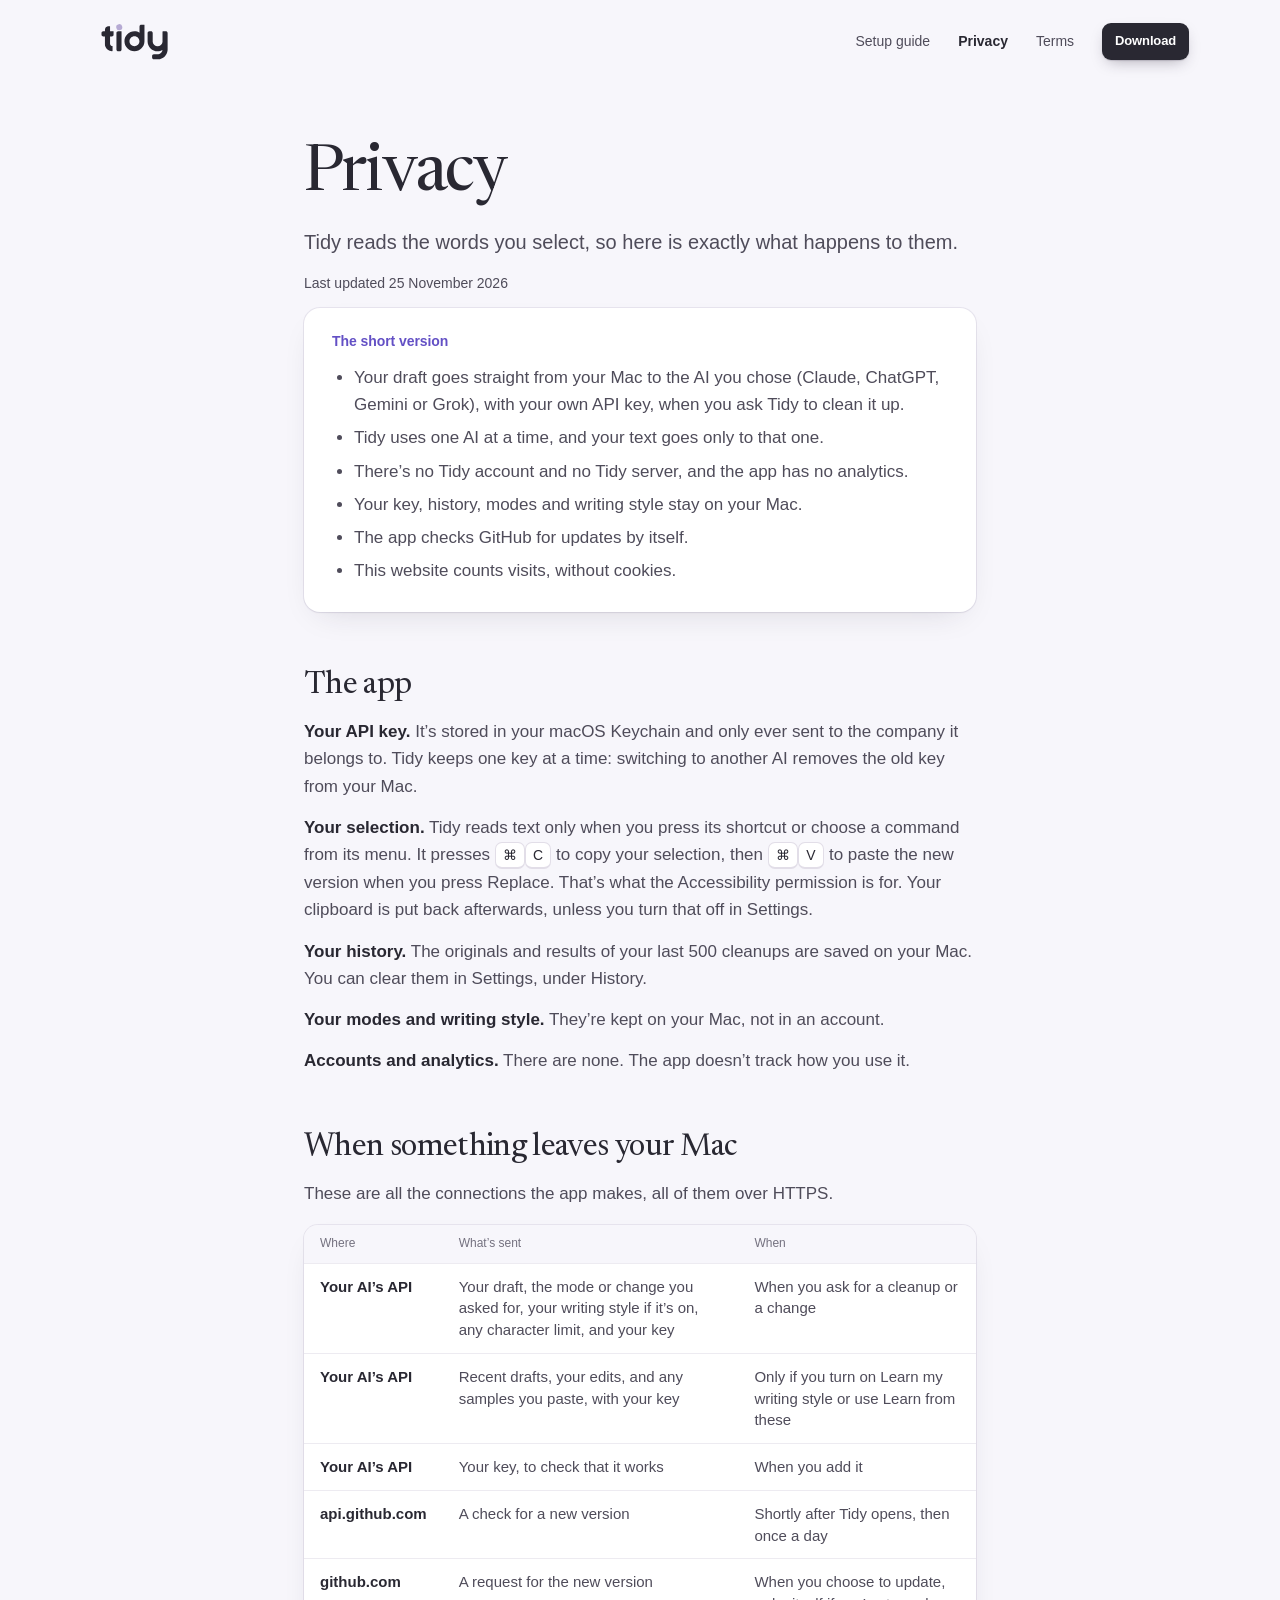
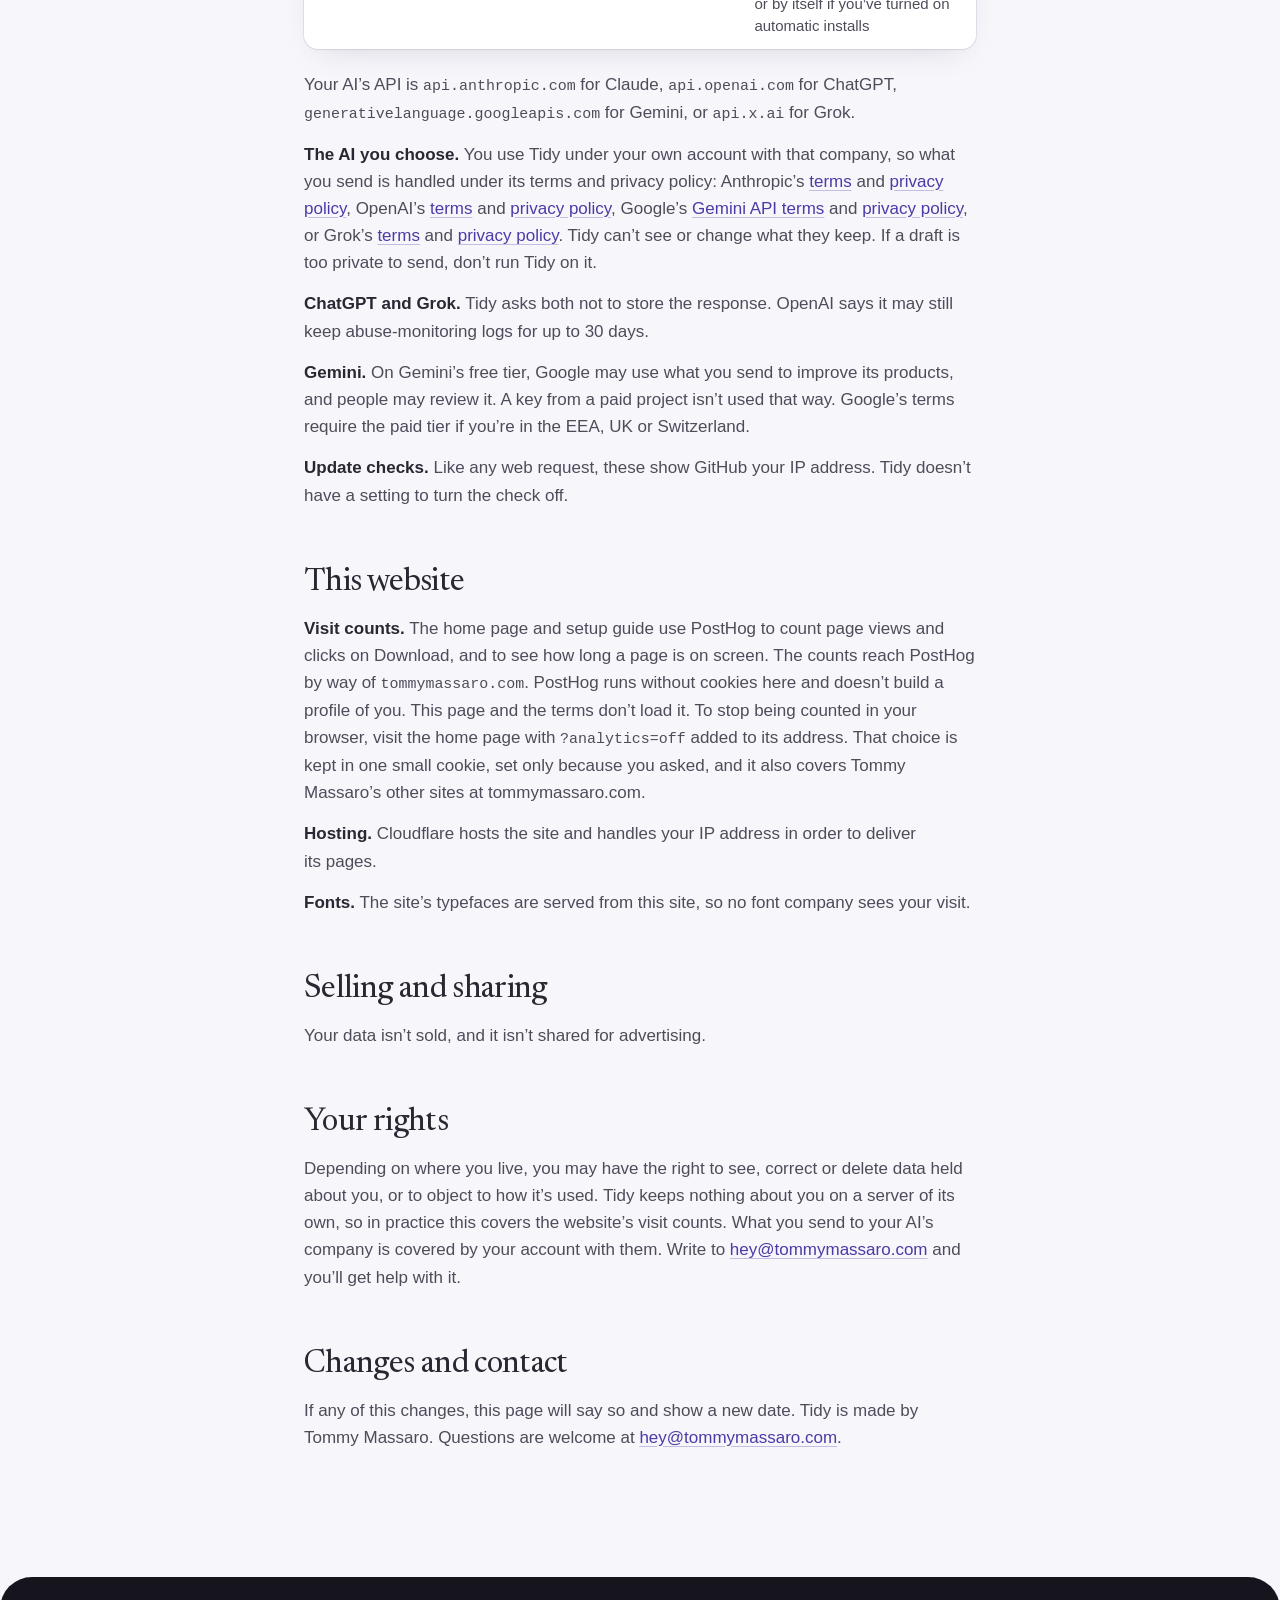
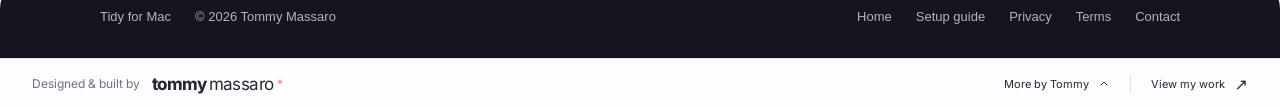
<file: site/privacy.html>
<!doctype html>
<html lang="en">
<head>
<meta charset="utf-8">
<meta name="viewport" content="width=device-width, initial-scale=1">
<title>Privacy: Tidy for Mac</title>
<meta name="description" content="What Tidy does with your words. Your draft goes straight to the AI you choose, with your own key. There's no account and no Tidy server, and everything else stays on your Mac.">
<meta name="color-scheme" content="light">
<meta name="theme-color" content="#f7f6fb">
<link rel="icon" type="image/png" href="assets/favicon.png?v=2">
<link rel="icon" type="image/svg+xml" href="assets/tidy-app-icon.svg?v=2">
<link rel="canonical" href="https://tidy-app.tommymassaro.com/privacy">
<link rel="stylesheet" href="assets/page.css">
</head>
<body>

<header class="bar">
  <div class="top">
    <a class="wordmark" href="./" aria-label="Tidy home"><img src="assets/tidy-app-wordmark.svg" width="67" height="37" alt="Tidy"></a>
    <nav aria-label="Primary">
      <a class="hide-small" href="setup">Setup guide</a>
      <a class="hide-small" href="privacy" aria-current="page">Privacy</a>
      <a class="hide-small" href="terms">Terms</a>
      <a class="button" href="https://github.com/tmass1/tidy/releases/latest/download/Tidy.zip">Download</a>
    </nav>
  </div>
</header>

<main class="doc">
  <h1>Privacy</h1>
  <p class="lede">Tidy reads the words you select, so here is exactly what happens to them.</p>
  <p class="date">Last updated 25 November 2026</p>

  <section class="short" aria-labelledby="short">
    <h2 id="short">The short version</h2>
    <ul>
      <li>Your draft goes straight from your Mac to the AI you chose (Claude, ChatGPT, Gemini or Grok), with your own API key, when you ask Tidy to clean it up.</li>
      <li>Tidy uses one AI at a time, and your text goes only to that one.</li>
      <li>There’s no Tidy account and no Tidy server, and the app has no analytics.</li>
      <li>Your key, history, modes and writing style stay on your Mac.</li>
      <li>The app checks GitHub for updates by itself.</li>
      <li>This website counts visits, without cookies.</li>
    </ul>
  </section>

  <h2>The app</h2>
  <p><strong>Your API key.</strong> It’s stored in your macOS Keychain and only ever sent to the company it belongs to. Tidy keeps one key at a time: switching to another AI removes the old key from your Mac.</p>
  <p><strong>Your selection.</strong> Tidy reads text only when you press its shortcut or choose a command from its menu. It presses <kbd>⌘</kbd><kbd>C</kbd> to copy your selection, then <kbd>⌘</kbd><kbd>V</kbd> to paste the new version when you press Replace. That’s what the Accessibility permission is for. Your clipboard is put back afterwards, unless you turn that off in Settings.</p>
  <p><strong>Your history.</strong> The originals and results of your last 500 cleanups are saved on your Mac. You can clear them in Settings, under History.</p>
  <p><strong>Your modes and writing style.</strong> They’re kept on your Mac, not in an account.</p>
  <p><strong>Accounts and analytics.</strong> There are none. The app doesn’t track how you use it.</p>

  <h2>When something leaves your Mac</h2>
  <p>These are all the connections the app makes, all of them over HTTPS.</p>
  <div class="table-card">
    <table>
      <thead><tr><th scope="col">Where</th><th scope="col">What’s sent</th><th scope="col">When</th></tr></thead>
      <tbody>
        <tr><td>Your AI’s API</td><td>Your draft, the mode or change you asked for, your writing style if it’s on, any character limit, and your key</td><td>When you ask for a cleanup or a change</td></tr>
        <tr><td>Your AI’s API</td><td>Recent drafts, your edits, and any samples you paste, with your key</td><td>Only if you turn on Learn my writing style or use Learn from these</td></tr>
        <tr><td>Your AI’s API</td><td>Your key, to check that it works</td><td>When you add it</td></tr>
        <tr><td>api.github.com</td><td>A check for a new version</td><td>Shortly after Tidy opens, then once a day</td></tr>
        <tr><td>github.com</td><td>A request for the new version</td><td>When you choose to update, or by itself if you’ve turned on automatic installs</td></tr>
      </tbody>
    </table>
  </div>
  <p>Your AI’s API is <code>api.anthropic.com</code> for Claude, <code>api.openai.com</code> for ChatGPT, <code>generativelanguage.googleapis.com</code> for Gemini, or <code>api.x.ai</code> for Grok.</p>
  <p><strong>The AI you choose.</strong> You use Tidy under your own account with that company, so what you send is handled under its terms and privacy policy: Anthropic’s <a href="https://www.anthropic.com/legal/commercial-terms">terms</a> and <a href="https://www.anthropic.com/legal/privacy">privacy policy</a>, OpenAI’s <a href="https://openai.com/policies/services-agreement/">terms</a> and <a href="https://openai.com/policies/privacy-policy/">privacy policy</a>, Google’s <a href="https://ai.google.dev/gemini-api/terms">Gemini API terms</a> and <a href="https://policies.google.com/privacy">privacy policy</a>, or Grok’s <a href="https://x.ai/legal">terms</a> and <a href="https://x.ai/legal/privacy-policy">privacy policy</a>. Tidy can’t see or change what they keep. If a draft is too private to send, don’t run Tidy on it.</p>
  <p><strong>ChatGPT and Grok.</strong> Tidy asks both not to store the response. OpenAI says it may still keep abuse-monitoring logs for up to 30 days.</p>
  <p><strong>Gemini.</strong> On Gemini’s free tier, Google may use what you send to improve its products, and people may review it. A key from a paid project isn’t used that way. Google’s terms require the paid tier if you’re in the EEA, UK or Switzerland.</p>
  <p><strong>Update checks.</strong> Like any web request, these show GitHub your IP address. Tidy doesn’t have a setting to turn the check off.</p>

  <h2>This website</h2>
  <p><strong>Visit counts.</strong> The home page and setup guide use PostHog to count page views and clicks on Download, and to see how long a page is on screen. The counts reach PostHog by way of <code>tommymassaro.com</code>. PostHog runs without cookies here and doesn’t build a profile of you. This page and the terms don’t load it. To stop being counted in your browser, visit the home page with <code>?analytics=off</code> added to its address. That choice is kept in one small cookie, set only because you asked, and it also covers Tommy Massaro’s other sites at tommymassaro.com.</p>
  <p><strong>Hosting.</strong> Cloudflare hosts the site and handles your IP address in order to deliver its pages.</p>
  <p><strong>Fonts.</strong> The site’s typefaces are served from this site, so no font company sees your visit.</p>

  <h2>Selling and sharing</h2>
  <p>Your data isn’t sold, and it isn’t shared for advertising.</p>

  <h2>Your rights</h2>
  <p>Depending on where you live, you may have the right to see, correct or delete data held about you, or to object to how it’s used. Tidy keeps nothing about you on a server of its own, so in practice this covers the website’s visit counts. What you send to your AI’s company is covered by your account with them. Write to <a href="mailto:hey@tommymassaro.com">hey@tommymassaro.com</a> and you’ll get help with it.</p>

  <h2>Changes and contact</h2>
  <p>If any of this changes, this page will say so and show a new date. Tidy is made by Tommy Massaro. Questions are welcome at <a href="mailto:hey@tommymassaro.com">hey@tommymassaro.com</a>.</p>
</main>

<footer class="site-foot">
  <div class="foot-bottom">
    <span>Tidy for Mac</span>
    <span>© 2026 Tommy Massaro</span>
    <span class="spacer"></span>
    <a href="./">Home</a>
    <a href="setup">Setup guide</a>
    <a href="privacy">Privacy</a>
    <a href="terms">Terms</a>
    <a href="mailto:hey@tommymassaro.com">Contact</a>
  </div>
</footer>

<tommy-signature appearance="light" current-product="tidy"></tommy-signature>
<script type="module" src="signature/signature.js"></script>
<script src="assets/page.js"></script>
</body>
</html>
</file>
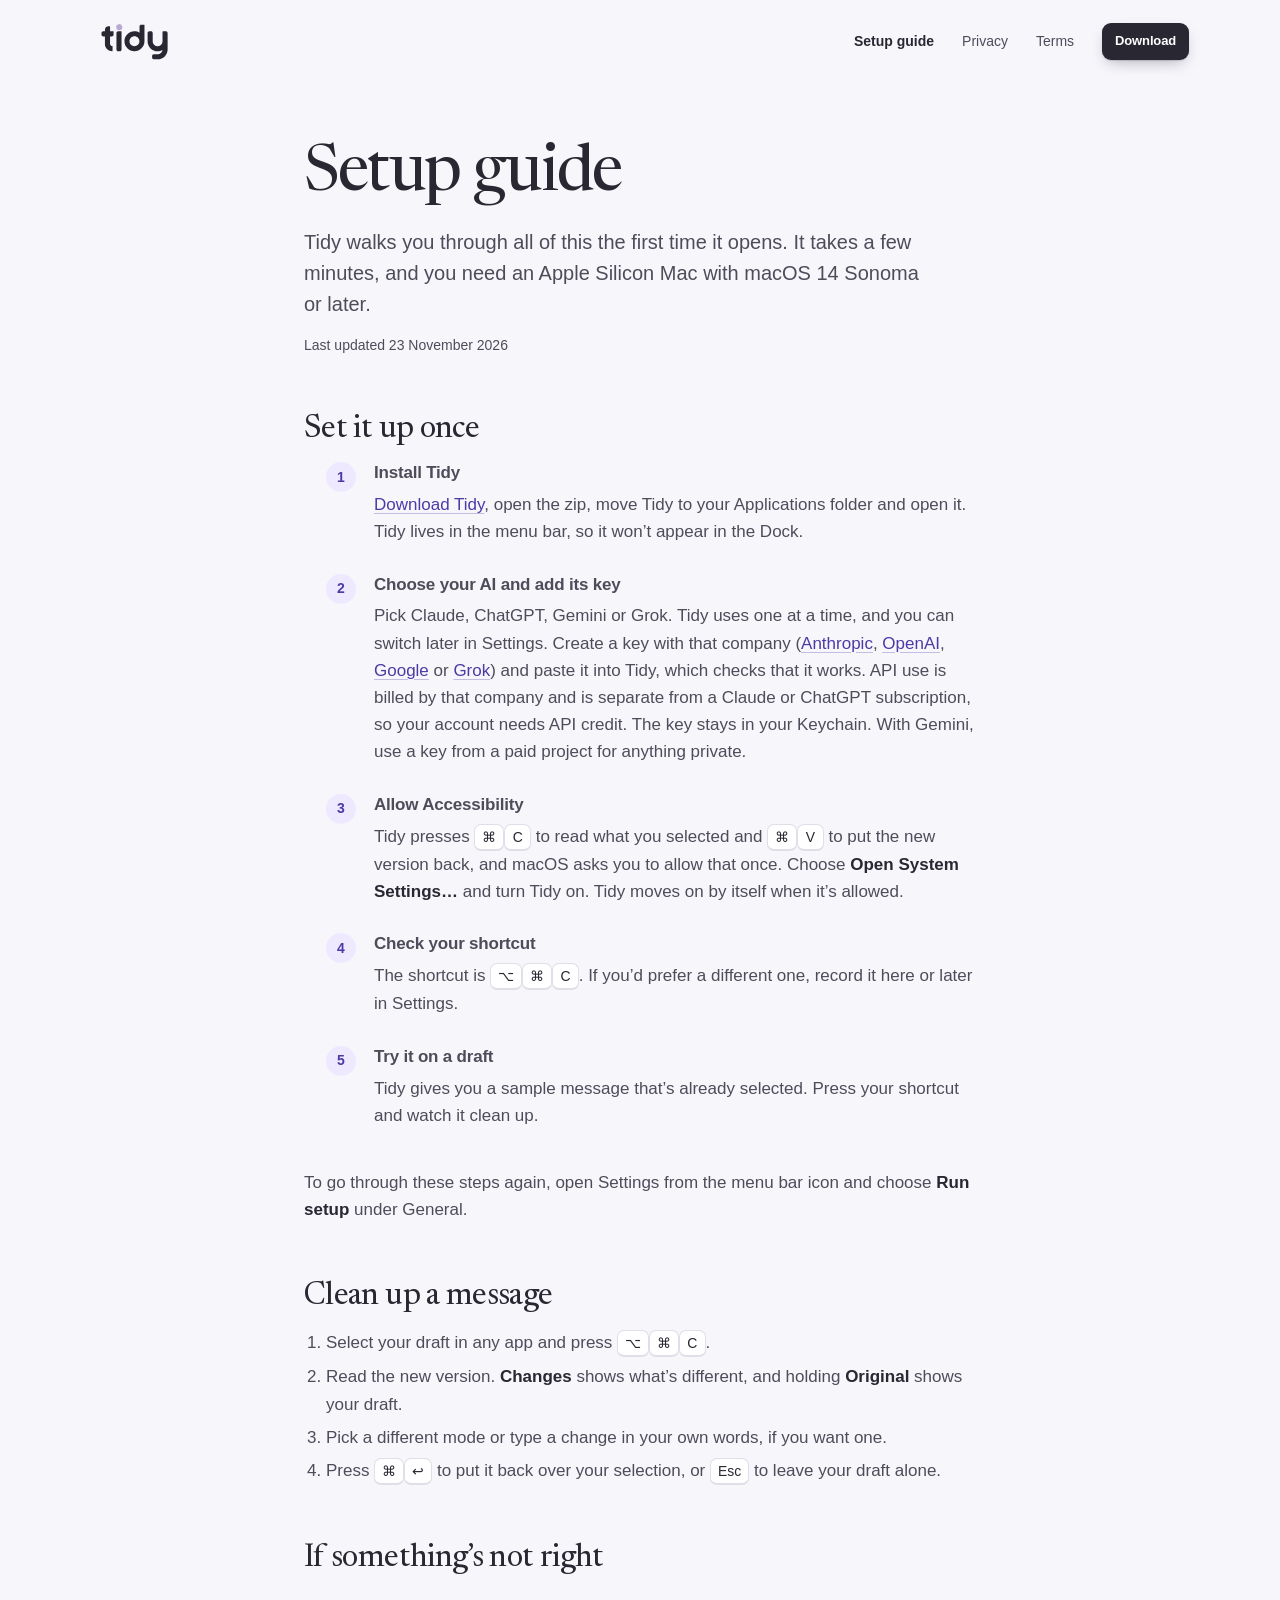
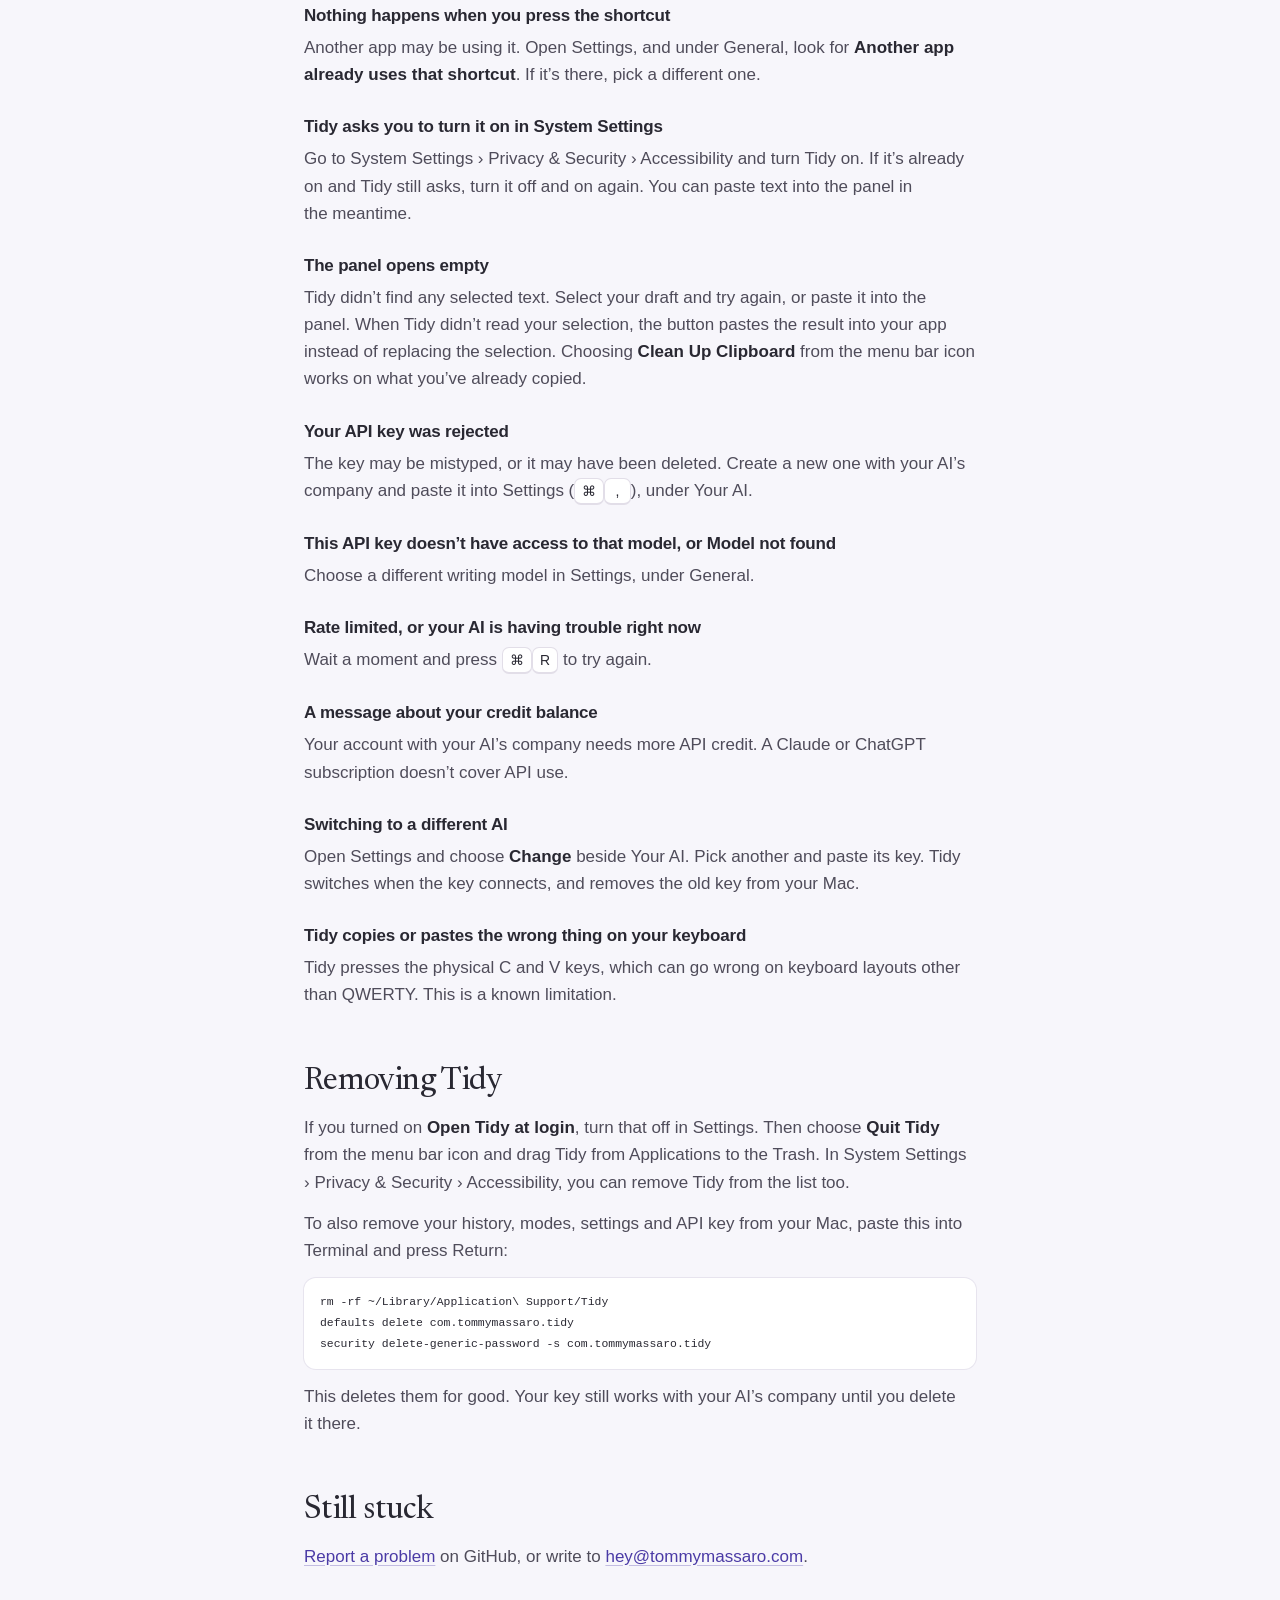
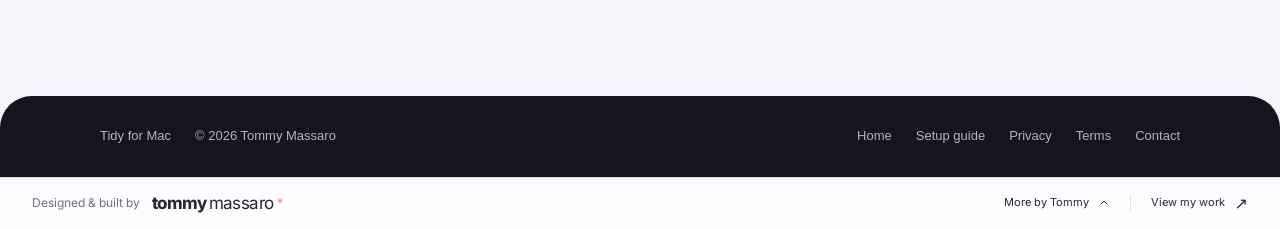
<file: site/setup.html>
<!doctype html>
<html lang="en">
<head>
<meta charset="utf-8">
<meta name="viewport" content="width=device-width, initial-scale=1">
<title>Setup guide: Tidy for Mac</title>
<meta name="description" content="Install Tidy, choose your AI and add its key, allow Accessibility and clean up your first message. Plus what to do when something's not right.">
<meta name="color-scheme" content="light">
<meta name="theme-color" content="#f7f6fb">
<link rel="icon" type="image/png" href="assets/favicon.png?v=2">
<link rel="icon" type="image/svg+xml" href="assets/tidy-app-icon.svg?v=2">
<link rel="canonical" href="https://tidy-app.tommymassaro.com/setup">
<link rel="stylesheet" href="assets/page.css">
<script src="assets/analytics.js"></script>
</head>
<body>

<header class="bar">
  <div class="top">
    <a class="wordmark" href="./" aria-label="Tidy home"><img src="assets/tidy-app-wordmark.svg" width="67" height="37" alt="Tidy"></a>
    <nav aria-label="Primary">
      <a class="hide-small" href="setup" aria-current="page">Setup guide</a>
      <a class="hide-small" href="privacy">Privacy</a>
      <a class="hide-small" href="terms">Terms</a>
      <a class="button" href="https://github.com/tmass1/tidy/releases/latest/download/Tidy.zip" data-track-download="tidy" data-platform="macos">Download</a>
    </nav>
  </div>
</header>

<main class="doc">
  <h1>Setup guide</h1>
  <p class="lede">Tidy walks you through all of this the first time it opens. It takes a few minutes, and you need an Apple Silicon Mac with macOS 14 Sonoma or later.</p>
  <p class="date">Last updated 23 November 2026</p>

  <h2 id="set-up">Set it up once</h2>
  <ol class="steps">
    <li>
      <h3>Install Tidy</h3>
      <p><a href="https://github.com/tmass1/tidy/releases/latest/download/Tidy.zip" data-track-download="tidy" data-platform="macos">Download Tidy</a>, open the zip, move Tidy to your Applications folder and open it. Tidy lives in the menu bar, so it won’t appear in the Dock.</p>
    </li>
    <li>
      <h3>Choose your AI and add its key</h3>
      <p>Pick Claude, ChatGPT, Gemini or Grok. Tidy uses one at a time, and you can switch later in Settings. Create a key with that company (<a href="https://console.anthropic.com/settings/keys">Anthropic</a>, <a href="https://platform.openai.com/api-keys">OpenAI</a>, <a href="https://aistudio.google.com/apikey">Google</a> or <a href="https://console.x.ai/team/default/api-keys">Grok</a>) and paste it into Tidy, which checks that it works. API use is billed by that company and is separate from a Claude or ChatGPT subscription, so your account needs API credit. The key stays in your Keychain. With Gemini, use a key from a paid project for anything private.</p>
    </li>
    <li>
      <h3>Allow Accessibility</h3>
      <p>Tidy presses <kbd>⌘</kbd><kbd>C</kbd> to read what you selected and <kbd>⌘</kbd><kbd>V</kbd> to put the new version back, and macOS asks you to allow that once. Choose <strong>Open System Settings…</strong> and turn Tidy on. Tidy moves on by itself when it’s allowed.</p>
    </li>
    <li>
      <h3>Check your shortcut</h3>
      <p>The shortcut is <kbd>⌥</kbd><kbd>⌘</kbd><kbd>C</kbd>. If you’d prefer a different one, record it here or later in Settings.</p>
    </li>
    <li>
      <h3>Try it on a draft</h3>
      <p>Tidy gives you a sample message that’s already selected. Press your shortcut and watch it clean up.</p>
    </li>
  </ol>
  <p>To go through these steps again, open Settings from the menu bar icon and choose <strong>Run setup</strong> under General.</p>

  <h2 id="use">Clean up a message</h2>
  <ol>
    <li>Select your draft in any app and press <kbd>⌥</kbd><kbd>⌘</kbd><kbd>C</kbd>.</li>
    <li>Read the new version. <strong>Changes</strong> shows what’s different, and holding <strong>Original</strong> shows your draft.</li>
    <li>Pick a different mode or type a change in your own words, if you want one.</li>
    <li>Press <kbd>⌘</kbd><kbd>↩</kbd> to put it back over your selection, or <kbd>Esc</kbd> to leave your draft alone.</li>
  </ol>

  <h2 id="help">If something’s not right</h2>
  <h3>Nothing happens when you press the shortcut</h3>
  <p>Another app may be using it. Open Settings, and under General, look for <strong>Another app already uses that shortcut</strong>. If it’s there, pick a different one.</p>

  <h3>Tidy asks you to turn it on in System Settings</h3>
  <p>Go to System Settings › Privacy &amp; Security › Accessibility and turn Tidy on. If it’s already on and Tidy still asks, turn it off and on again. You can paste text into the panel in the meantime.</p>

  <h3>The panel opens empty</h3>
  <p>Tidy didn’t find any selected text. Select your draft and try again, or paste it into the panel. When Tidy didn’t read your selection, the button pastes the result into your app instead of replacing the selection. Choosing <strong>Clean Up Clipboard</strong> from the menu bar icon works on what you’ve already copied.</p>

  <h3>Your API key was rejected</h3>
  <p>The key may be mistyped, or it may have been deleted. Create a new one with your AI’s company and paste it into Settings (<kbd>⌘</kbd><kbd>,</kbd>), under Your AI.</p>

  <h3>This API key doesn’t have access to that model, or Model not found</h3>
  <p>Choose a different writing model in Settings, under General.</p>

  <h3>Rate limited, or your AI is having trouble right now</h3>
  <p>Wait a moment and press <kbd>⌘</kbd><kbd>R</kbd> to try again.</p>

  <h3>A message about your credit balance</h3>
  <p>Your account with your AI’s company needs more API credit. A Claude or ChatGPT subscription doesn’t cover API use.</p>

  <h3>Switching to a different AI</h3>
  <p>Open Settings and choose <strong>Change</strong> beside Your AI. Pick another and paste its key. Tidy switches when the key connects, and removes the old key from your Mac.</p>

  <h3>Tidy copies or pastes the wrong thing on your keyboard</h3>
  <p>Tidy presses the physical C and V keys, which can go wrong on keyboard layouts other than QWERTY. This is a known limitation.</p>

  <h2 id="uninstall">Removing Tidy</h2>
  <p>If you turned on <strong>Open Tidy at login</strong>, turn that off in Settings. Then choose <strong>Quit Tidy</strong> from the menu bar icon and drag Tidy from Applications to the Trash. In System Settings › Privacy &amp; Security › Accessibility, you can remove Tidy from the list too.</p>
  <p>To also remove your history, modes, settings and API key from your Mac, paste this into Terminal and press Return:</p>
  <pre><code>rm -rf ~/Library/Application\ Support/Tidy
defaults delete com.tommymassaro.tidy
security delete-generic-password -s com.tommymassaro.tidy</code></pre>
  <p>This deletes them for good. Your key still works with your AI’s company until you delete it there.</p>

  <h2 id="more">Still stuck</h2>
  <p><a href="https://github.com/tmass1/tidy/issues">Report a problem</a> on GitHub, or write to <a href="mailto:hey@tommymassaro.com">hey@tommymassaro.com</a>.</p>
</main>

<footer class="site-foot">
  <div class="foot-bottom">
    <span>Tidy for Mac</span>
    <span>© 2026 Tommy Massaro</span>
    <span class="spacer"></span>
    <a href="./">Home</a>
    <a href="setup">Setup guide</a>
    <a href="privacy">Privacy</a>
    <a href="terms">Terms</a>
    <a href="mailto:hey@tommymassaro.com">Contact</a>
  </div>
</footer>

<tommy-signature appearance="light" current-product="tidy"></tommy-signature>
<script type="module" src="signature/signature.js"></script>
<script src="assets/page.js"></script>
</body>
</html>
</file>
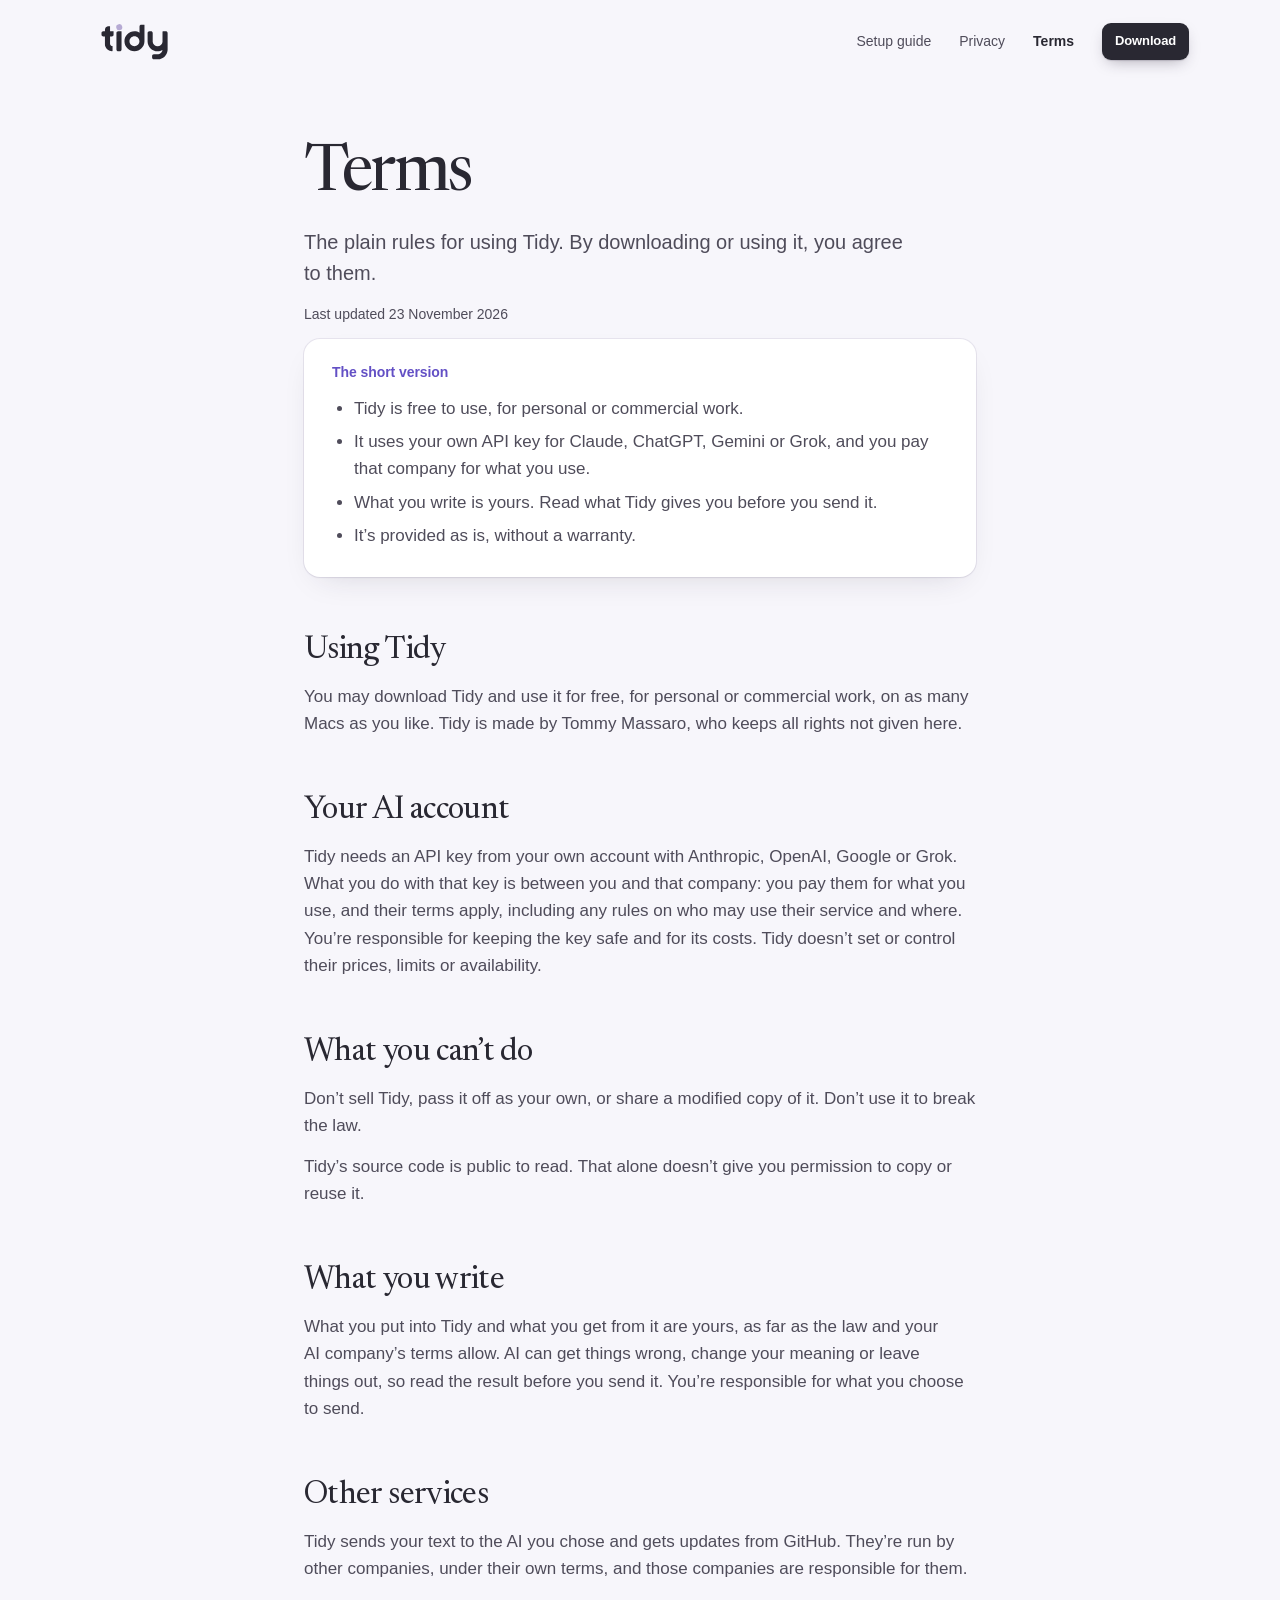
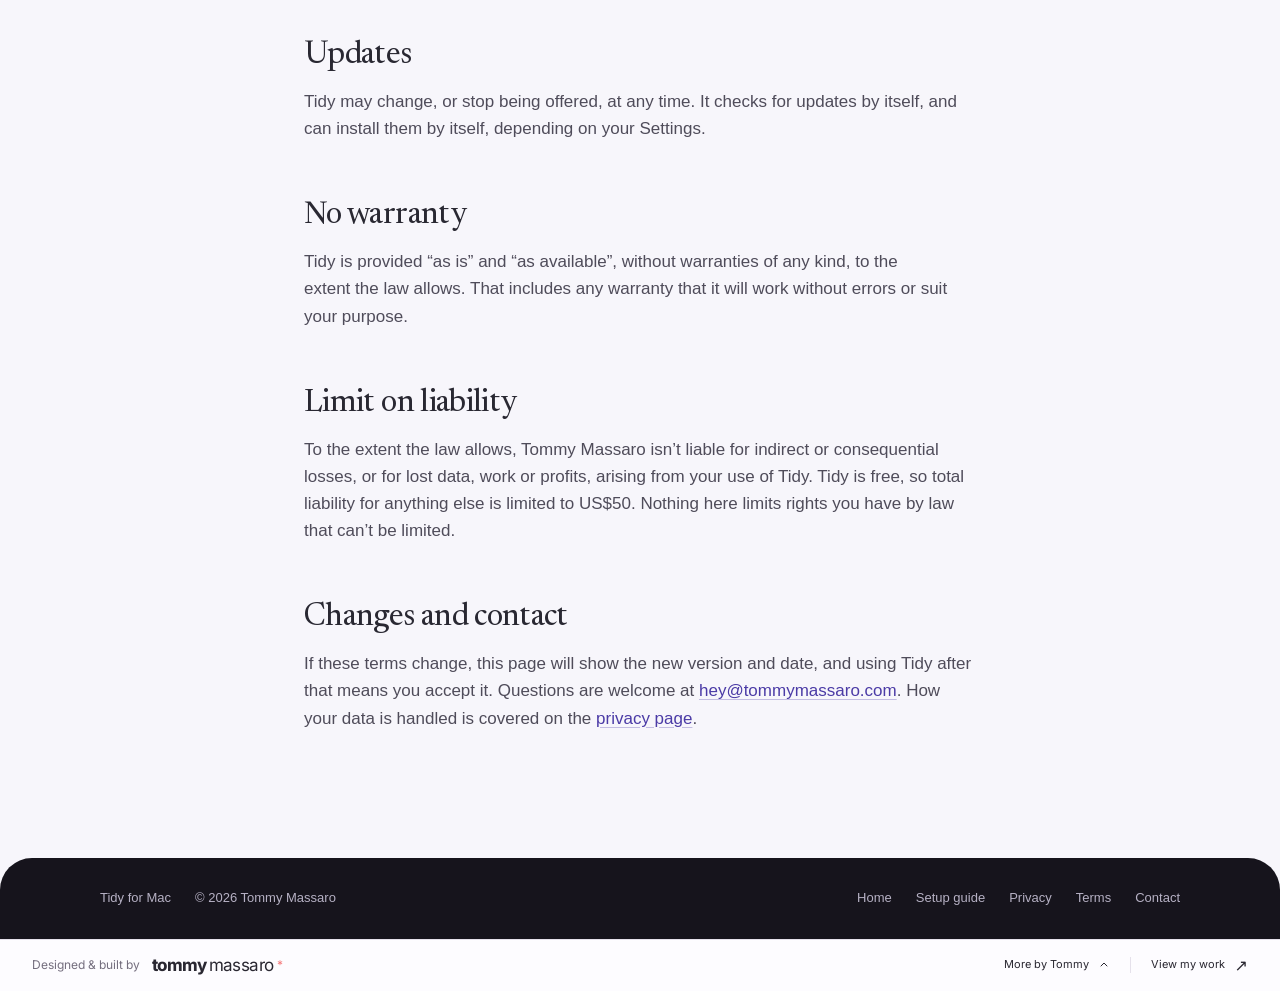
<file: site/terms.html>
<!doctype html>
<html lang="en">
<head>
<meta charset="utf-8">
<meta name="viewport" content="width=device-width, initial-scale=1">
<title>Terms: Tidy for Mac</title>
<meta name="description" content="The plain rules for using Tidy. It's free to use, you pay your AI’s company for your own API use, and what you write is yours.">
<meta name="color-scheme" content="light">
<meta name="theme-color" content="#f7f6fb">
<link rel="icon" type="image/png" href="assets/favicon.png?v=2">
<link rel="icon" type="image/svg+xml" href="assets/tidy-app-icon.svg?v=2">
<link rel="canonical" href="https://tidy-app.tommymassaro.com/terms">
<link rel="stylesheet" href="assets/page.css">
</head>
<body>

<header class="bar">
  <div class="top">
    <a class="wordmark" href="./" aria-label="Tidy home"><img src="assets/tidy-app-wordmark.svg" width="67" height="37" alt="Tidy"></a>
    <nav aria-label="Primary">
      <a class="hide-small" href="setup">Setup guide</a>
      <a class="hide-small" href="privacy">Privacy</a>
      <a class="hide-small" href="terms" aria-current="page">Terms</a>
      <a class="button" href="https://github.com/tmass1/tidy/releases/latest/download/Tidy.zip">Download</a>
    </nav>
  </div>
</header>

<main class="doc">
  <h1>Terms</h1>
  <p class="lede">The plain rules for using Tidy. By downloading or using it, you agree to them.</p>
  <p class="date">Last updated 23 November 2026</p>

  <section class="short" aria-labelledby="short">
    <h2 id="short">The short version</h2>
    <ul>
      <li>Tidy is free to use, for personal or commercial work.</li>
      <li>It uses your own API key for Claude, ChatGPT, Gemini or Grok, and you pay that company for what you use.</li>
      <li>What you write is yours. Read what Tidy gives you before you send it.</li>
      <li>It’s provided as is, without a warranty.</li>
    </ul>
  </section>

  <h2>Using Tidy</h2>
  <p>You may download Tidy and use it for free, for personal or commercial work, on as many Macs as you like. Tidy is made by Tommy Massaro, who keeps all rights not given here.</p>

  <h2>Your AI account</h2>
  <p>Tidy needs an API key from your own account with Anthropic, OpenAI, Google or Grok. What you do with that key is between you and that company: you pay them for what you use, and their terms apply, including any rules on who may use their service and where. You’re responsible for keeping the key safe and for its costs. Tidy doesn’t set or control their prices, limits or availability.</p>

  <h2>What you can’t do</h2>
  <p>Don’t sell Tidy, pass it off as your own, or share a modified copy of it. Don’t use it to break the law.</p>
  <p>Tidy’s source code is public to read. That alone doesn’t give you permission to copy or reuse it.</p>

  <h2>What you write</h2>
  <p>What you put into Tidy and what you get from it are yours, as far as the law and your AI company’s terms allow. AI can get things wrong, change your meaning or leave things out, so read the result before you send it. You’re responsible for what you choose to send.</p>

  <h2>Other services</h2>
  <p>Tidy sends your text to the AI you chose and gets updates from GitHub. They’re run by other companies, under their own terms, and those companies are responsible for them.</p>

  <h2>Updates</h2>
  <p>Tidy may change, or stop being offered, at any time. It checks for updates by itself, and can install them by itself, depending on your Settings.</p>

  <h2>No warranty</h2>
  <p>Tidy is provided “as is” and “as available”, without warranties of any kind, to the extent the law allows. That includes any warranty that it will work without errors or suit your purpose.</p>

  <h2>Limit on liability</h2>
  <p>To the extent the law allows, Tommy Massaro isn’t liable for indirect or consequential losses, or for lost data, work or profits, arising from your use of Tidy. Tidy is free, so total liability for anything else is limited to US$50. Nothing here limits rights you have by law that can’t be limited.</p>

  <h2>Changes and contact</h2>
  <p>If these terms change, this page will show the new version and date, and using Tidy after that means you accept it. Questions are welcome at <a href="mailto:hey@tommymassaro.com">hey@tommymassaro.com</a>. How your data is handled is covered on the <a href="privacy">privacy page</a>.</p>
</main>

<footer class="site-foot">
  <div class="foot-bottom">
    <span>Tidy for Mac</span>
    <span>© 2026 Tommy Massaro</span>
    <span class="spacer"></span>
    <a href="./">Home</a>
    <a href="setup">Setup guide</a>
    <a href="privacy">Privacy</a>
    <a href="terms">Terms</a>
    <a href="mailto:hey@tommymassaro.com">Contact</a>
  </div>
</footer>

<tommy-signature appearance="light" current-product="tidy"></tommy-signature>
<script type="module" src="signature/signature.js"></script>
<script src="assets/page.js"></script>
</body>
</html>
</file>
<file: site/assets/page.css>
/* The site's reading pages: privacy, terms and the setup guide. Same tokens and parts as index.html
   (the app's Lens palette, Sources/Tidy/Theme.swift, light), in a single column for long text. */
@font-face {
  font-family: "Newsreader"; font-style: normal; font-weight: 300 700; font-display: swap;
  src: url(fonts/newsreader.woff2) format("woff2");
}
/* The signature bar's Inter and its place at the end of the page: see the note in index.html. */
@font-face {
  font-family: SignatureInter; font-weight: 100 900; font-display: swap;
  src: url(../signature/assets/inter.woff2) format("woff2");
}
tommy-signature { transform: translateZ(0); }

:root {
  color-scheme: light;
  --page: #f7f6fb;
  --white: #ffffff;
  --ink: #292832;
  --body: #4f4c5a;
  --muted: #74717f;
  --rule: #aca2bd38;
  --layer: #ecebf4;
  --accent: #6350c5;
  --accent-ink: #4b3ba6;
  --accent-soft: #eee9ff;
  --action: #292832;
  --on-action: #ffffff;
  --serif: "Newsreader", "Iowan Old Style", Georgia, serif;
  --sans: -apple-system, BlinkMacSystemFont, "SF Pro Text", "Helvetica Neue", sans-serif;
  --mono: ui-monospace, "SF Mono", Menlo, monospace;
  --card-shadow: 0 1px 2px #2720360f, 0 12px 32px -16px #2720362e;
}

* { box-sizing: border-box; }
html { -webkit-text-size-adjust: 100%; scroll-behavior: smooth; }
body {
  margin: 0; background: var(--page); color: var(--ink);
  font: 17px/1.6 var(--sans); -webkit-font-smoothing: antialiased; font-feature-settings: "kern";
}
a { color: inherit; }
a:focus-visible { outline: 2px solid var(--accent); outline-offset: 4px; border-radius: 6px; }
img { display: block; max-width: 100%; height: auto; }
p, li { text-wrap: pretty; }
kbd {
  font: inherit; font-size: 0.82em; display: inline-block; min-width: 1.9em; padding: 1px 7px;
  border: 1px solid #aca2bd59; border-bottom-width: 2px; border-radius: 7px;
  background: var(--white); text-align: center; line-height: 1.6; white-space: nowrap; color: var(--ink);
}

/* Top bar */
.bar { position: sticky; top: 0; z-index: 50; padding: 12px 20px 0; }
.top {
  display: flex; align-items: center; gap: 30px; max-width: 1120px; margin: 0 auto; padding: 10px 10px 10px 20px;
  border-radius: 18px; border: 1px solid transparent;
  transition: background-color .25s, border-color .25s, box-shadow .25s, -webkit-backdrop-filter .25s, backdrop-filter .25s;
}
.bar.scrolled .top {
  background: #fcfcffb8; border-color: #ffffffcc;
  -webkit-backdrop-filter: blur(20px) saturate(1.8); backdrop-filter: blur(20px) saturate(1.8);
  box-shadow: 0 0 0 1px #aca2bd2e, 0 12px 32px -16px #27203647;
}
.wordmark { display: inline-flex; align-items: center; flex: none; text-decoration: none; }
.wordmark img { width: 67px; height: 37px; }
.top nav { margin-left: auto; display: flex; align-items: center; gap: 28px; font-size: 14px; }
.top nav a:not(.button) { color: var(--body); text-decoration: none; }
.top nav a:not(.button):hover, .top nav a[aria-current] { color: var(--ink); }
.top nav a[aria-current] { font-weight: 550; }
.button {
  display: inline-flex; align-items: center; background: var(--action); color: var(--on-action);
  text-decoration: none; font-weight: 550; font-size: 13px; letter-spacing: -0.15px;
  border-radius: 9px; padding: 8px 13px;
  box-shadow: 0 1px 1px #27203626, 0 6px 16px -6px #27203666;
  transition: transform .15s, box-shadow .15s;
}
.button:hover { transform: translateY(-1px); box-shadow: 0 1px 1px #27203626, 0 10px 22px -8px #27203680; }

/* The reading column */
.doc { max-width: 720px; margin: 0 auto; padding: 72px 24px 112px; }
.doc h1, .doc h2 { font-family: var(--serif); font-weight: 420; font-optical-sizing: auto; text-wrap: balance; color: var(--ink); }
.doc h1 { font-size: 64px; line-height: 1; letter-spacing: -0.028em; margin: 0 0 20px; }
.doc h2 { font-size: 32px; line-height: 1.12; letter-spacing: -0.02em; margin: 56px 0 14px; scroll-margin-top: 84px; }
.doc h3 { font-size: 17px; line-height: 1.35; font-weight: 600; letter-spacing: -0.012em; margin: 28px 0 6px; scroll-margin-top: 84px; }
.doc p, .doc ul, .doc ol { color: var(--body); margin: 0 0 14px; }
.doc ul, .doc ol { padding-left: 22px; }
.doc li { margin-bottom: 6px; }
.doc strong { color: var(--ink); font-weight: 600; }
.doc a:not(.button) { color: var(--accent-ink); text-decoration: underline; text-decoration-color: #4b3ba64d; text-underline-offset: 3px; }
.doc a:not(.button):hover { text-decoration-color: currentColor; }
.lede { font-size: 20px; line-height: 1.55; color: var(--body); margin: 0 0 12px; }
.date { font-size: 14px; color: var(--muted); margin: 0 0 36px; }

/* The short version */
.short { padding: 24px 28px 14px; margin: 0 0 8px; border-radius: 16px; background: var(--white); box-shadow: 0 0 0 1px var(--rule), var(--card-shadow); }
.doc .short h2 { font-family: var(--sans); font-size: 14px; font-weight: 600; line-height: 1.4; letter-spacing: -0.005em; color: var(--accent); margin: 0 0 12px; }

/* The connections table on the privacy page */
.table-card { margin: 18px 0 22px; border-radius: 14px; overflow: hidden; background: var(--white); box-shadow: 0 0 0 1px var(--rule), var(--card-shadow); }
.doc table { width: 100%; border-collapse: collapse; font-size: 15px; line-height: 1.45; }
.doc th { padding: 10px 16px; font-size: 12px; font-weight: 500; color: var(--muted); text-align: left; background: #f0edf780; }
.doc td { padding: 12px 16px; border-top: 1px solid var(--rule); color: var(--body); vertical-align: top; }
.doc td:first-child { color: var(--ink); font-weight: 550; white-space: nowrap; }

/* Setup guide */
.steps { list-style: none; padding: 0; margin: 20px 0 0; counter-reset: step; }
.doc .steps > li { position: relative; padding: 0 0 26px 48px; margin: 0; counter-increment: step; }
.steps > li::before {
  content: counter(step); position: absolute; left: 0; top: 0; width: 30px; height: 30px; border-radius: 50%;
  display: grid; place-items: center; font-size: 14px; font-weight: 600; color: var(--accent-ink); background: var(--accent-soft);
}
.doc .steps h3 { margin: 2px 0 6px; }
.doc .steps p:last-child { margin-bottom: 0; }
.doc pre {
  margin: 0 0 14px; padding: 14px 16px; overflow-x: auto; border-radius: 12px; background: var(--white);
  box-shadow: 0 0 0 1px var(--rule); font: 13px/1.6 var(--mono); color: var(--ink);
}
.doc code { font-family: var(--mono); font-size: 0.88em; }
.doc .message { display: block; margin: 0 0 4px; color: var(--ink); font-weight: 600; letter-spacing: -0.012em; }

/* Footer: the app's dark palette, as on the home page, without the banner. */
.site-foot { --ink: #f0eef7; --muted: #b6b1c4; --rule: #b9aaca25; --accent: #bcabff; color: var(--muted); background: #16141c; border-radius: 32px 32px 0 0; }
.site-foot a { color: inherit; text-decoration: none; }
.site-foot a:focus-visible { outline-color: var(--accent); }
.foot-bottom { display: flex; align-items: center; gap: 24px; flex-wrap: wrap; max-width: 1160px; margin: 0 auto; padding: 30px 40px; font-size: 13px; }
.foot-bottom .spacer { flex: 1; }
.foot-bottom a:hover { color: var(--ink); }

@media (max-width: 720px) {
  .top { gap: 16px; }
  .top nav { gap: 16px; }
  .top nav .hide-small { display: none; }
  .doc { padding: 44px 20px 80px; }
  .doc h1 { font-size: 46px; }
  .doc h2 { font-size: 28px; margin-top: 44px; }
  .lede { font-size: 18px; }
  .short { padding: 20px 20px 10px; }
  .doc thead { display: none; }
  .doc tr { display: block; padding: 12px 16px; border-top: 1px solid var(--rule); }
  .doc tbody tr:first-child { border-top: 0; }
  .doc td { display: block; padding: 0; border: 0; }
  .doc td:first-child { white-space: normal; margin-bottom: 2px; }
  .doc td + td { margin-top: 2px; }
  .site-foot { border-radius: 24px 24px 0 0; }
  .foot-bottom { gap: 12px 20px; padding: 26px 20px; }
  .foot-bottom .spacer { flex-basis: 100%; height: 0; }
}
@media (prefers-reduced-motion: reduce) { * { transition: none !important; scroll-behavior: auto !important; } }
</file>
